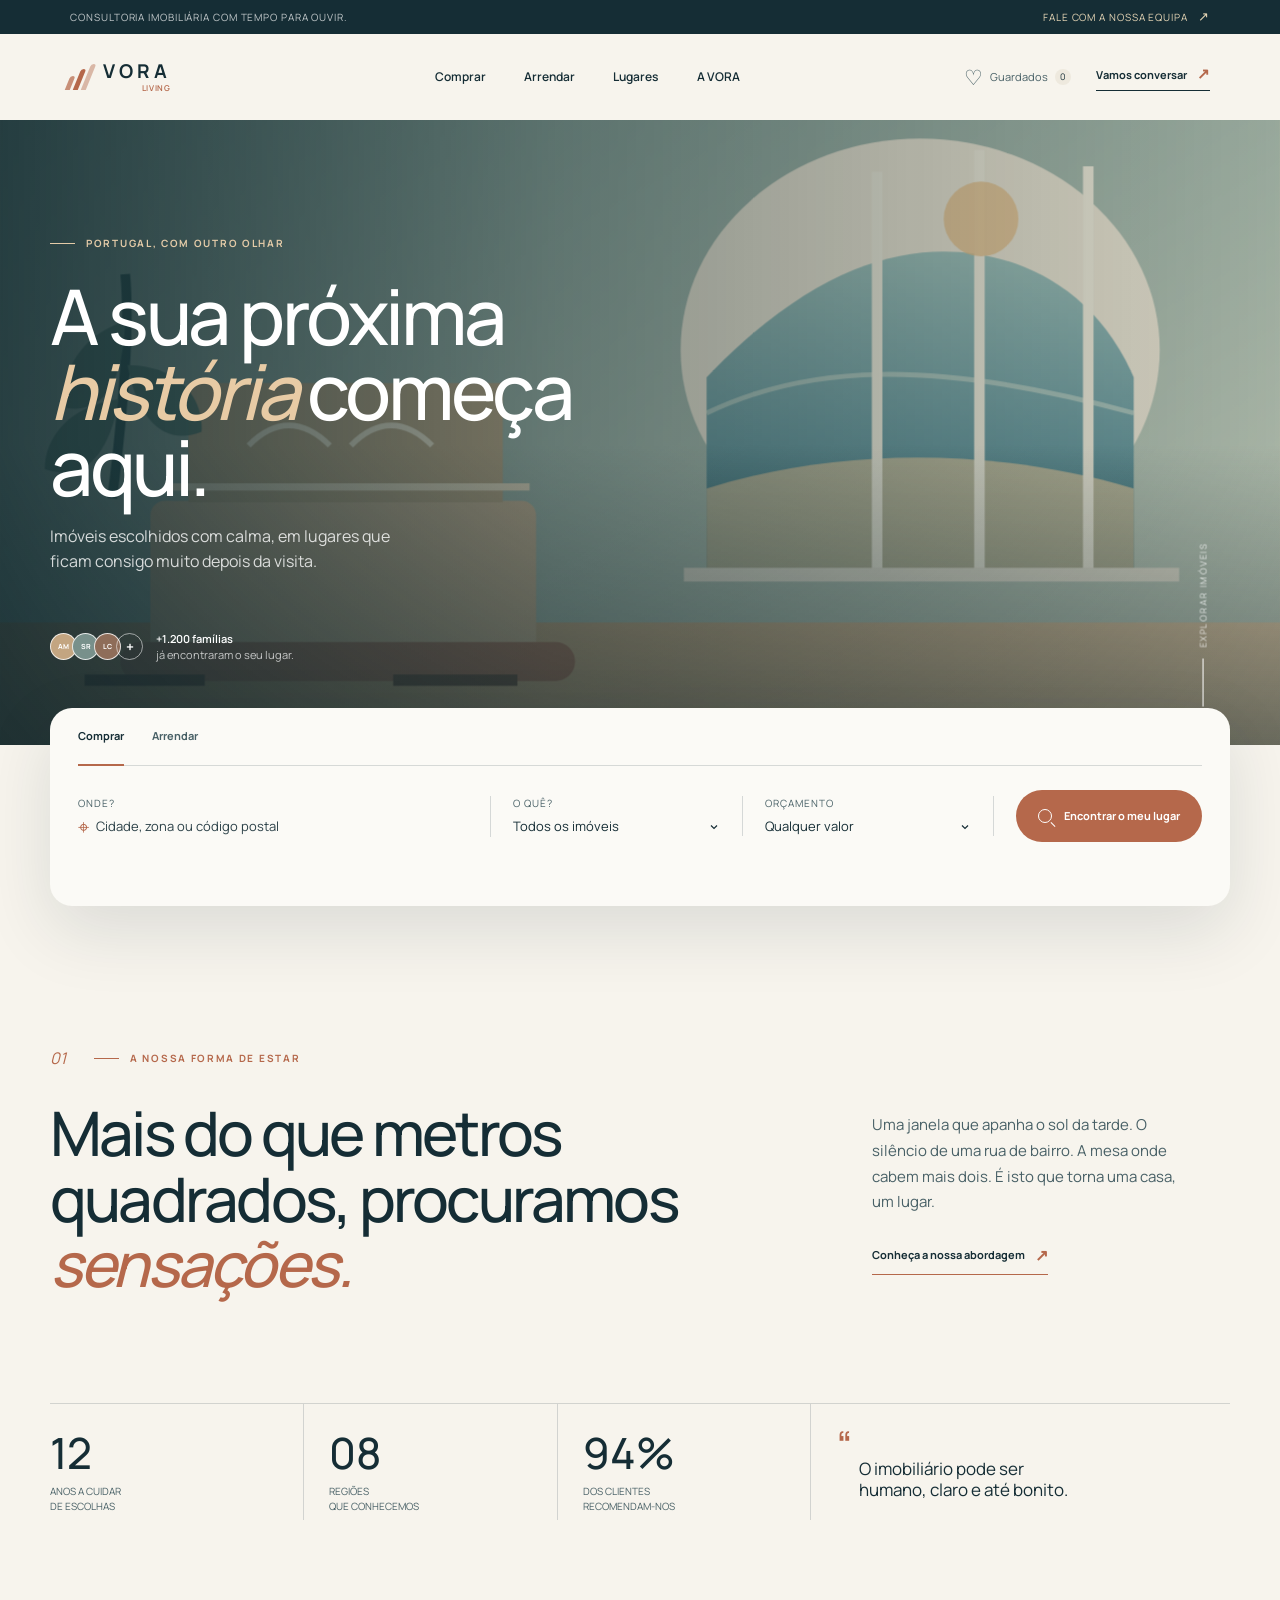
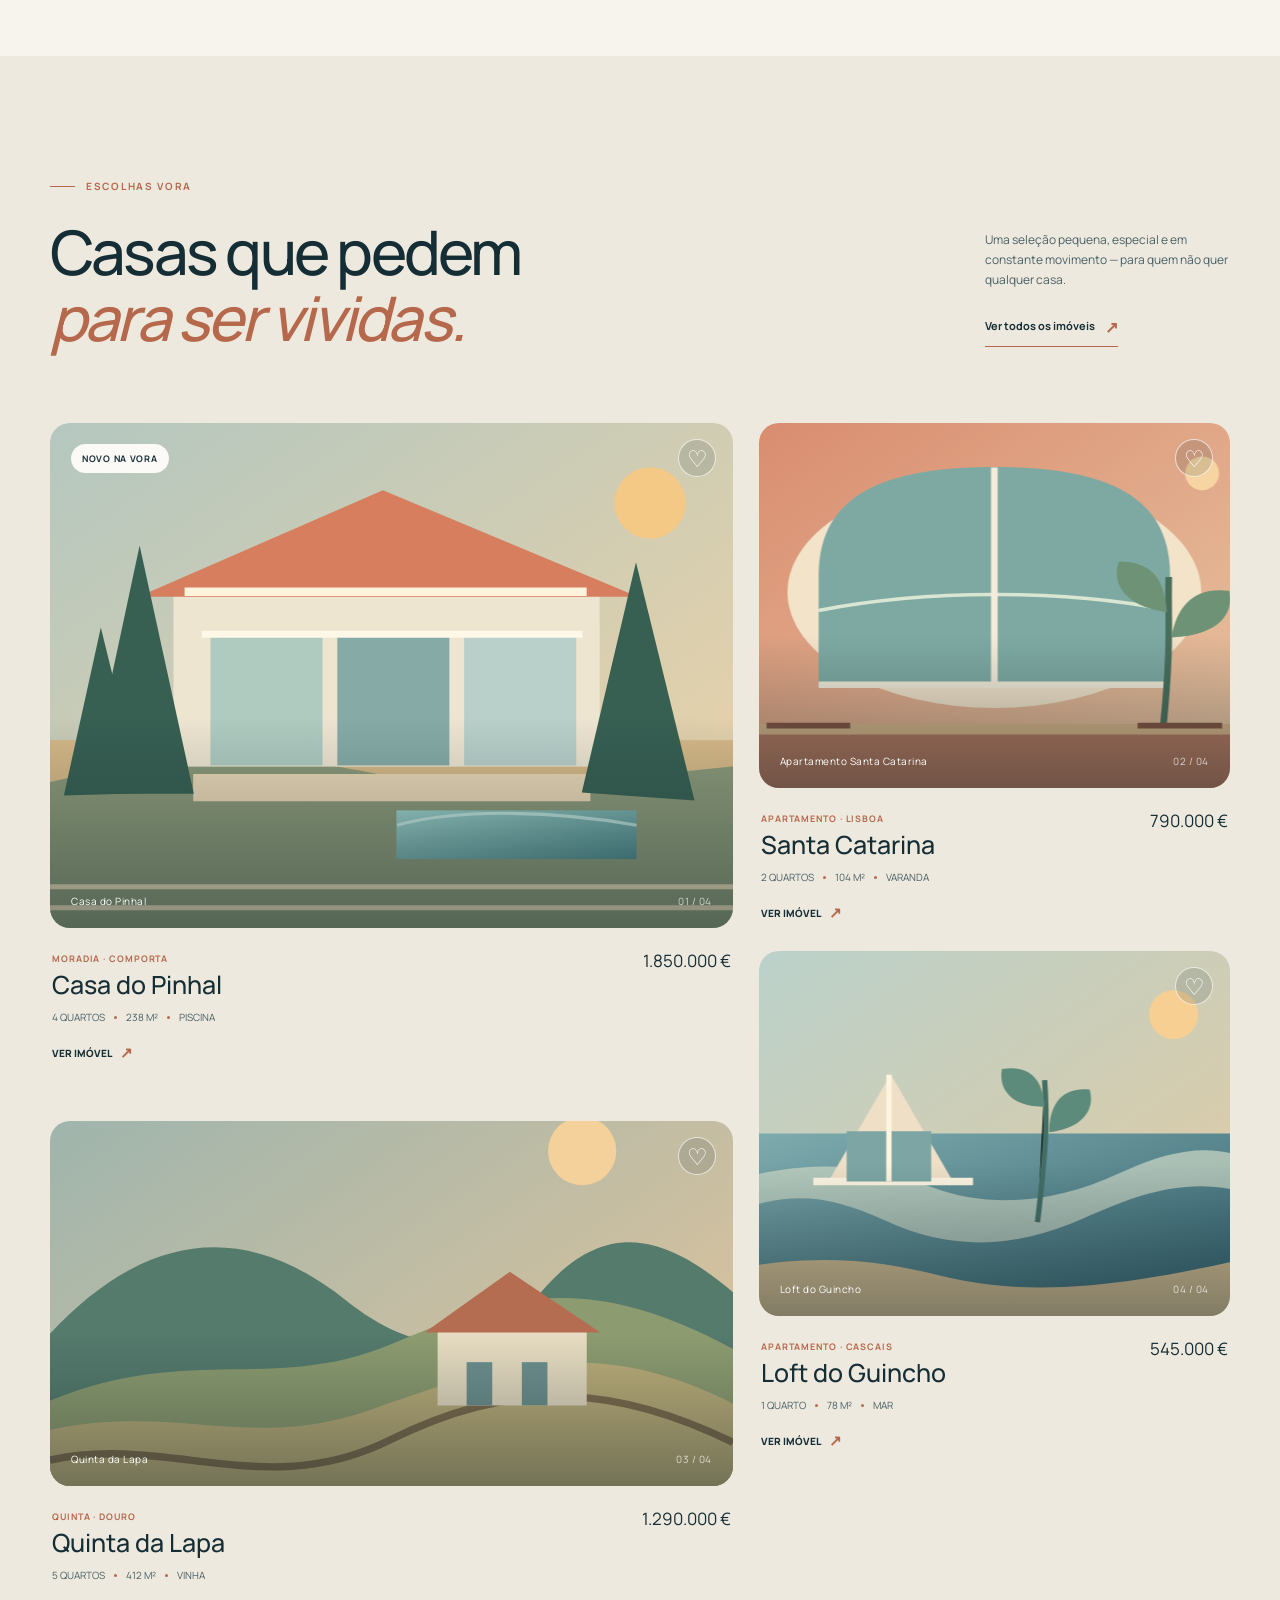
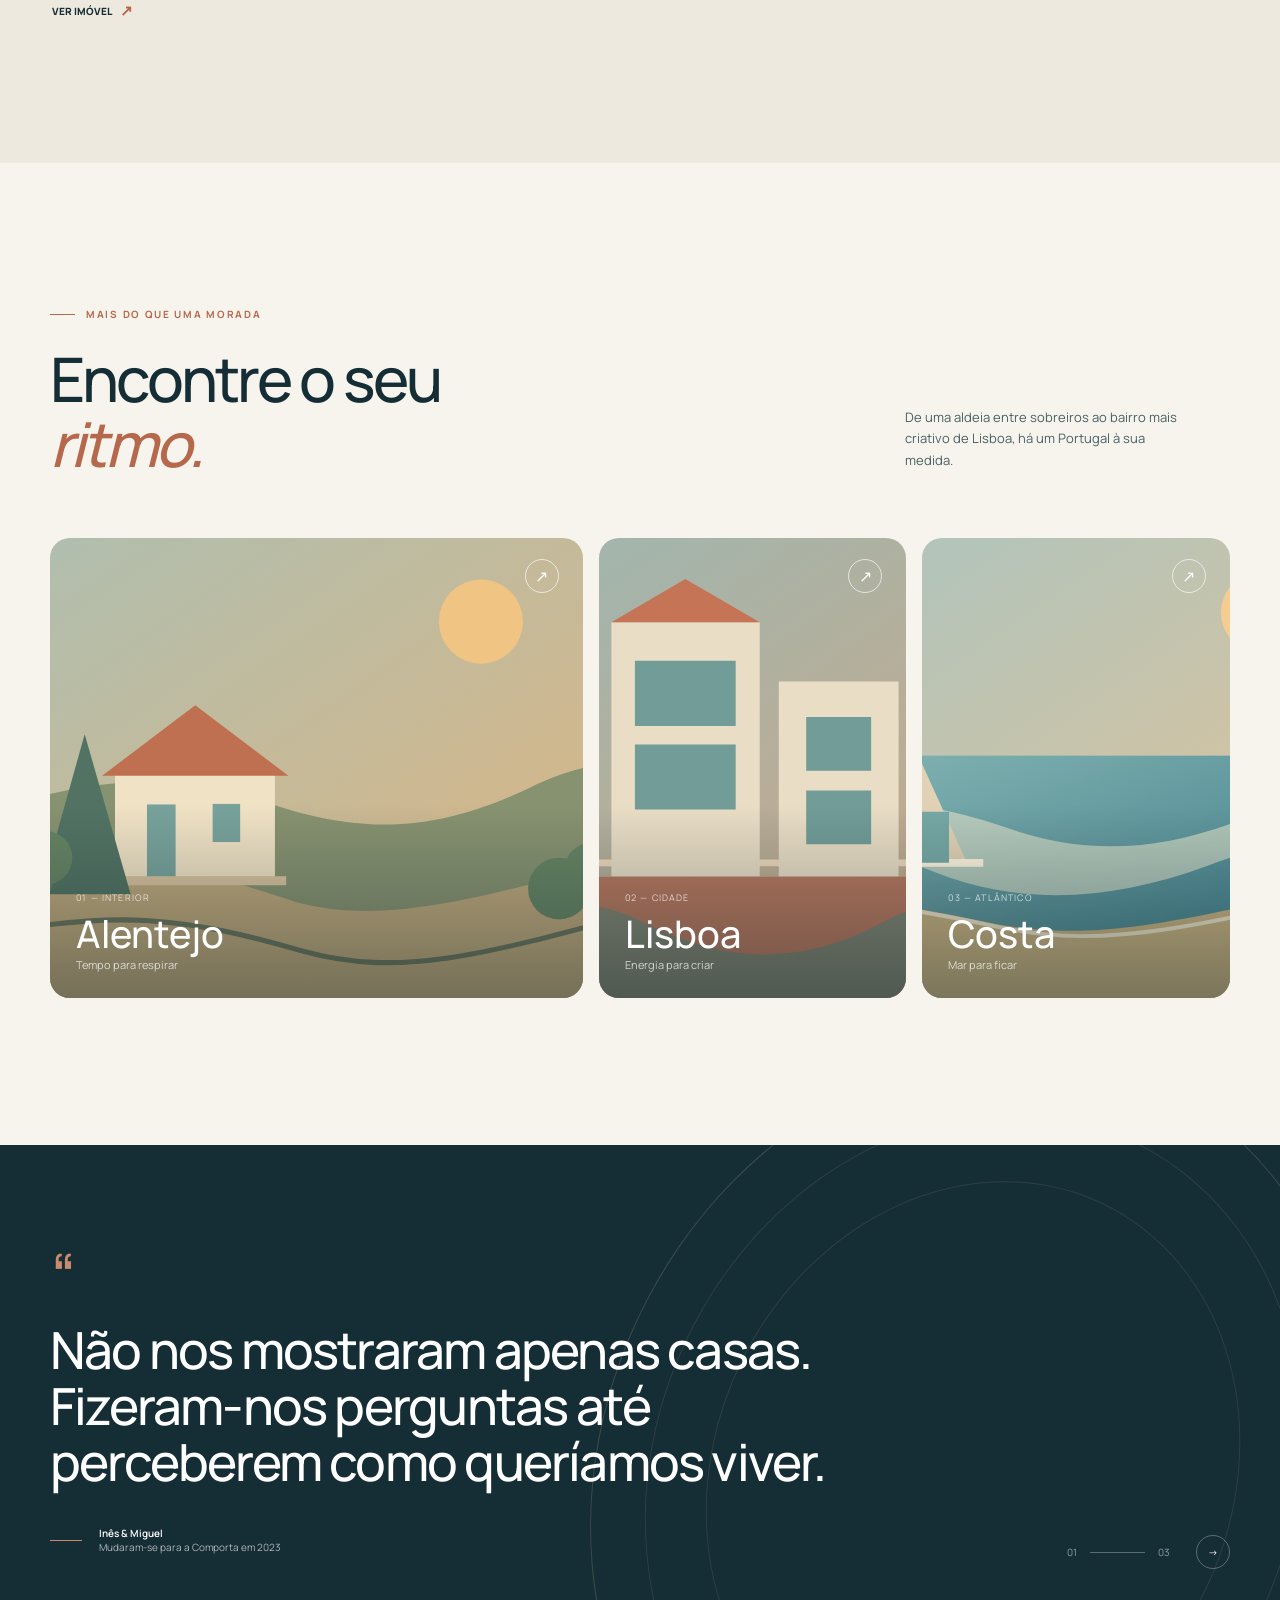
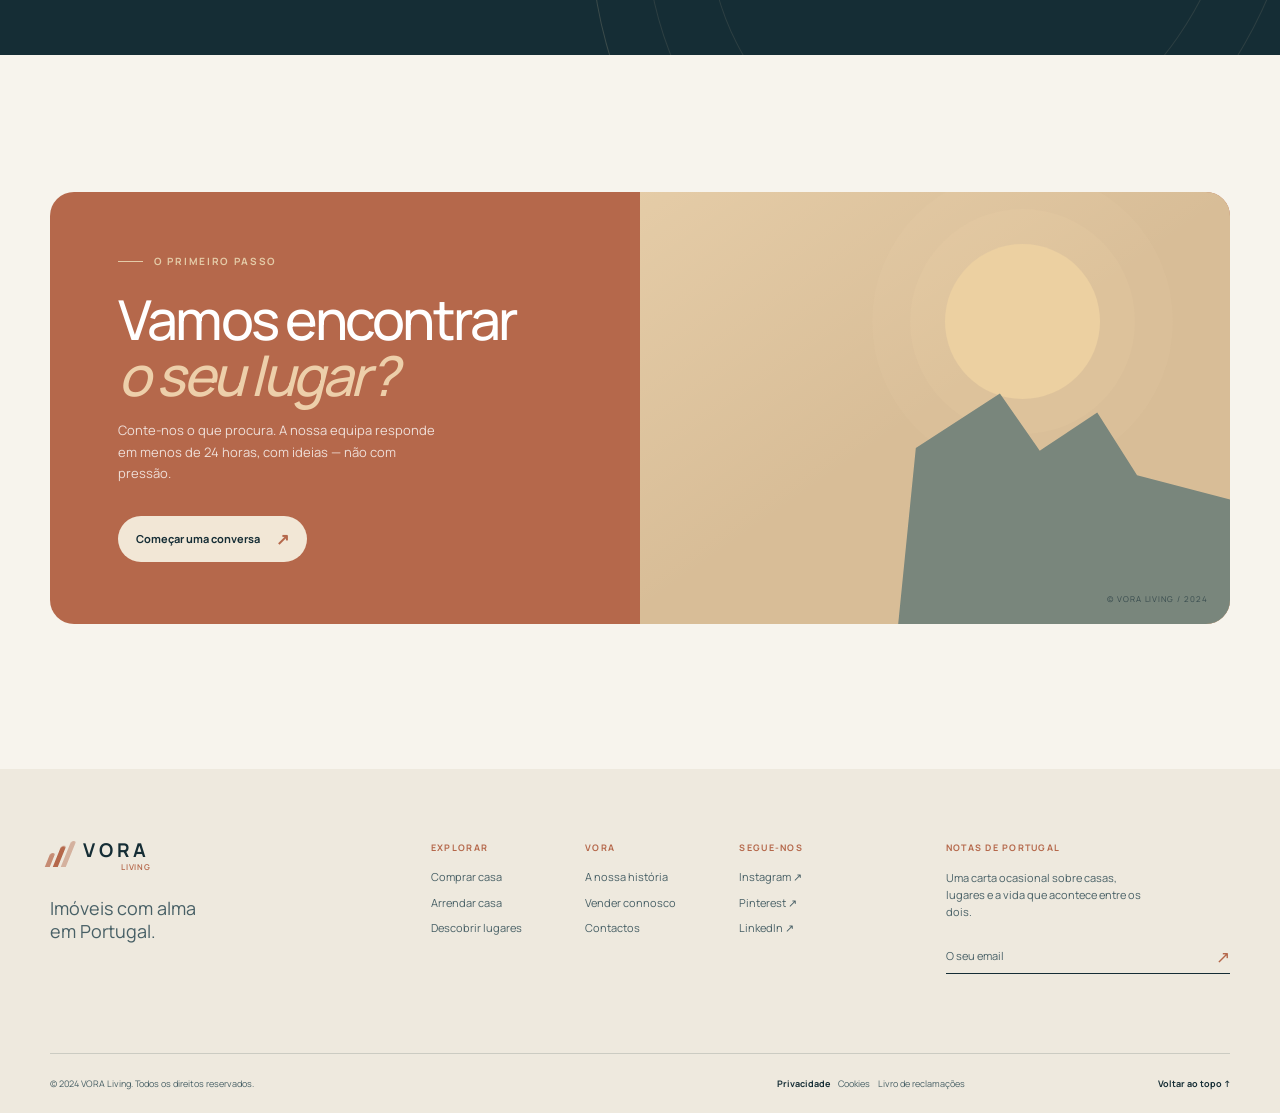
<file: index.html>
<!doctype html>
<html lang="pt-PT">
  <head>
    <meta charset="UTF-8" />
    <meta name="viewport" content="width=device-width, initial-scale=1.0" />
    <meta
      name="description"
      content="VORA Living — imóveis com alma em Portugal. Casas, apartamentos e refúgios escolhidos para viver melhor."
    />
    <meta property="og:type" content="website" />
    <meta property="og:site_name" content="VORA Living" />
    <meta property="og:title" content="VORA Living — Imóveis com alma em Portugal" />
    <meta property="og:description" content="Casas, apartamentos e refúgios escolhidos com calma em Portugal." />
    <meta property="og:url" content="https://voraimoveis.vercel.app/" />
    <meta property="og:image" content="https://voraimoveis.vercel.app/assets/social-image.png" />
    <meta property="og:image:alt" content="VORA Living — Imóveis com alma em Portugal" />
    <meta name="twitter:card" content="summary_large_image" />
    <meta name="twitter:title" content="VORA Living — Imóveis com alma em Portugal" />
    <meta name="twitter:description" content="Casas, apartamentos e refúgios escolhidos com calma em Portugal." />
    <meta name="twitter:image" content="https://voraimoveis.vercel.app/assets/social-image.png" />
    <title>VORA Living — Imóveis com alma em Portugal</title>
    <link rel="preconnect" href="https://fonts.googleapis.com" />
    <link rel="preconnect" href="https://fonts.gstatic.com" crossorigin />
    <link
      href="https://fonts.googleapis.com/css2?family=Manrope:wght@400;500;600;700;800&display=swap"
      rel="stylesheet"
    />
    <link rel="stylesheet" href="styles.css" />
  </head>
  <body>
    <div class="announcement-bar">
      <p>Consultoria imobiliária com tempo para ouvir.</p>
      <a href="contacto.html">Fale com a nossa equipa <span aria-hidden="true">↗</span></a>
    </div>

    <header class="site-header" id="topo">
      <a class="brand" href="#topo" aria-label="VORA Living, início">
        <span class="brand-mark" aria-hidden="true"><span></span><span></span><span></span></span>
        <span class="brand-name">VORA<span>living</span></span>
      </a>

      <nav class="main-nav" aria-label="Navegação principal">
        <a href="#imoveis">Comprar</a>
        <a href="#imoveis">Arrendar</a>
        <a href="#lugares">Lugares</a>
        <a href="sobre.html">A VORA</a>
      </nav>

      <div class="header-actions">
        <button class="saved-link" type="button" aria-label="Abrir imóveis guardados">
          <span class="heart-icon" aria-hidden="true">♡</span>
          <span>Guardados</span>
          <span class="saved-count">0</span>
        </button>
        <a class="header-contact" href="contacto.html">Vamos conversar <span aria-hidden="true">↗</span></a>
        <button class="menu-toggle" type="button" aria-label="Abrir menu" aria-expanded="false">
          <span></span><span></span>
        </button>
      </div>
    </header>

    <main>
      <section class="hero" aria-labelledby="hero-title">
        <div class="hero-image"></div>
        <div class="hero-overlay"></div>
        <div class="hero-content shell">
          <div class="eyebrow eyebrow-light"><span></span> Portugal, com outro olhar</div>
          <h1 id="hero-title">A sua próxima<br /><em>história</em> começa aqui.</h1>
          <p class="hero-copy">Imóveis escolhidos com calma, em lugares que ficam consigo muito depois da visita.</p>
          <div class="hero-proof">
            <div class="avatar-stack" aria-hidden="true">
              <span>AM</span><span>SR</span><span>LC</span><span>+</span>
            </div>
            <p><strong>+1.200 famílias</strong><br />já encontraram o seu lugar.</p>
          </div>
        </div>
        <a class="scroll-cue" href="#imoveis"><span class="scroll-line"></span> explorar imóveis</a>
      </section>

      <section class="search-panel-wrap shell" aria-label="Pesquisar imóveis">
        <div class="search-panel">
          <div class="search-tabs" role="tablist" aria-label="Objetivo da pesquisa">
            <button class="search-tab is-active" type="button" role="tab" aria-selected="true" data-mode="Comprar">Comprar</button>
            <button class="search-tab" type="button" role="tab" aria-selected="false" data-mode="Arrendar">Arrendar</button>
          </div>
          <form class="search-form" id="search-form">
            <label class="search-field search-field-location">
              <span class="field-label">Onde?</span>
              <span class="field-value"><span class="pin-icon" aria-hidden="true">⌖</span><input id="location-input" type="text" placeholder="Cidade, zona ou código postal" /></span>
            </label>
            <label class="search-field">
              <span class="field-label">O quê?</span>
              <select id="type-select">
                <option value="all">Todos os imóveis</option>
                <option value="apartamento">Apartamento</option>
                <option value="moradia">Moradia</option>
                <option value="quinta">Quinta</option>
              </select>
            </label>
            <label class="search-field search-field-price">
              <span class="field-label">Orçamento</span>
              <select id="price-select">
                <option value="all">Qualquer valor</option>
                <option value="under-600">Até 600.000 €</option>
                <option value="600-1000">600.000 € — 1.000.000 €</option>
                <option value="over-1000">Mais de 1.000.000 €</option>
              </select>
            </label>
            <button class="search-button" type="submit"><span class="search-glass" aria-hidden="true"></span><span>Encontrar o meu lugar</span></button>
          </form>
          <div class="search-feedback"><p class="search-result-note" id="search-result-note" aria-live="polite"></p><button class="clear-search" id="clear-search" type="button" hidden>Limpar filtros</button></div>
        </div>
      </section>

      <section class="intro-section shell" id="manifesto">
        <div class="intro-kicker">
          <span class="section-index">01</span>
          <span class="eyebrow"><span></span> A nossa forma de estar</span>
        </div>
        <div class="intro-grid">
          <h2>Mais do que metros quadrados, procuramos <em>sensações.</em></h2>
          <div class="intro-text">
            <p>Uma janela que apanha o sol da tarde. O silêncio de uma rua de bairro. A mesa onde cabem mais dois. É isto que torna uma casa, um lugar.</p>
            <a class="text-link" href="sobre.html">Conheça a nossa abordagem <span aria-hidden="true">↗</span></a>
          </div>
        </div>
        <div class="stats-row">
          <div class="stat"><strong>12</strong><span>anos a cuidar<br />de escolhas</span></div>
          <div class="stat"><strong>08</strong><span>regiões<br />que conhecemos</span></div>
          <div class="stat"><strong>94%</strong><span>dos clientes<br />recomendam-nos</span></div>
          <div class="stat stat-quote"><span class="quote-mark">“</span><p>O imobiliário pode ser humano, claro e até bonito.</p></div>
        </div>
      </section>

      <section class="listings-section" id="imoveis">
        <div class="shell">
          <div class="section-heading-row">
            <div>
              <span class="eyebrow"><span></span> Escolhas VORA</span>
              <h2>Casas que pedem<br /><em>para ser vividas.</em></h2>
            </div>
            <div class="heading-side">
              <p>Uma seleção pequena, especial e em constante movimento — para quem não quer qualquer casa.</p>
              <a class="text-link" href="#imoveis">Ver todos os imóveis <span aria-hidden="true">↗</span></a>
            </div>
          </div>

          <div class="listing-grid" id="listing-grid">
            <article class="property-card property-card-featured" data-type="moradia" data-price="over-1000" data-location="comporta">
              <div class="property-image image-comporta">
                <div class="property-badge">Novo na VORA</div>
                <button class="favorite-button" type="button" aria-label="Guardar Casa do Pinhal" aria-pressed="false">♡</button>
                <div class="property-image-caption"><span>Casa do Pinhal</span><span>01 / 04</span></div>
              </div>
              <div class="property-info">
                <div><span class="property-kind">Moradia · Comporta</span><h3>Casa do Pinhal</h3></div>
                <span class="property-price">1.850.000 €</span>
                <div class="property-details"><span>4 quartos</span><i></i><span>238 m²</span><i></i><span>Piscina</span></div><a class="property-open" href="imovel-casa-do-pinhal.html">Ver imóvel <span aria-hidden="true">↗</span></a>
              </div>
            </article>

            <article class="property-card" data-type="apartamento" data-price="600-1000" data-location="lisboa">
              <div class="property-image image-lisboa">
                <button class="favorite-button" type="button" aria-label="Guardar Apartamento Santa Catarina" aria-pressed="false">♡</button>
                <div class="property-image-caption"><span>Apartamento Santa Catarina</span><span>02 / 04</span></div>
              </div>
              <div class="property-info">
                <div><span class="property-kind">Apartamento · Lisboa</span><h3>Santa Catarina</h3></div>
                <span class="property-price">790.000 €</span>
                <div class="property-details"><span>2 quartos</span><i></i><span>104 m²</span><i></i><span>Varanda</span></div><a class="property-open" href="imovel-santa-catarina.html">Ver imóvel <span aria-hidden="true">↗</span></a>
              </div>
            </article>

            <article class="property-card" data-type="quinta" data-price="over-1000" data-location="douro">
              <div class="property-image image-douro">
                <button class="favorite-button" type="button" aria-label="Guardar Quinta da Lapa" aria-pressed="false">♡</button>
                <div class="property-image-caption"><span>Quinta da Lapa</span><span>03 / 04</span></div>
              </div>
              <div class="property-info">
                <div><span class="property-kind">Quinta · Douro</span><h3>Quinta da Lapa</h3></div>
                <span class="property-price">1.290.000 €</span>
                <div class="property-details"><span>5 quartos</span><i></i><span>412 m²</span><i></i><span>Vinha</span></div><a class="property-open" href="imovel-quinta-da-lapa.html">Ver imóvel <span aria-hidden="true">↗</span></a>
              </div>
            </article>

            <article class="property-card" data-type="apartamento" data-price="under-600" data-location="cascais">
              <div class="property-image image-cascais">
                <button class="favorite-button" type="button" aria-label="Guardar Loft do Guincho" aria-pressed="false">♡</button>
                <div class="property-image-caption"><span>Loft do Guincho</span><span>04 / 04</span></div>
              </div>
              <div class="property-info">
                <div><span class="property-kind">Apartamento · Cascais</span><h3>Loft do Guincho</h3></div>
                <span class="property-price">545.000 €</span>
                <div class="property-details"><span>1 quarto</span><i></i><span>78 m²</span><i></i><span>Mar</span></div><a class="property-open" href="imovel-loft-do-guincho.html">Ver imóvel <span aria-hidden="true">↗</span></a>
              </div>
            </article>
          </div>
          <div class="empty-state" id="empty-state" hidden>
            <span class="empty-icon">⌂</span>
            <h3>Ainda não encontrámos esse lugar.</h3>
            <p>Experimente ajustar a pesquisa ou fale connosco — podemos procurar por si.</p>
            <a class="text-link" href="contacto.html">Falar com a VORA <span aria-hidden="true">↗</span></a>
          </div>
        </div>
      </section>

      <section class="places-section shell" id="lugares">
        <div class="places-heading">
          <div><span class="eyebrow"><span></span> Mais do que uma morada</span><h2>Encontre o seu<br /><em>ritmo.</em></h2></div>
          <p>De uma aldeia entre sobreiros ao bairro mais criativo de Lisboa, há um Portugal à sua medida.</p>
        </div>
        <div class="places-grid">
          <a class="place-card place-card-large" href="#imoveis"><div class="place-bg bg-alentejo"></div><div class="place-content"><span>01 — Interior</span><h3>Alentejo</h3><small>Tempo para respirar</small></div><span class="place-arrow">↗</span></a>
          <a class="place-card" href="#imoveis"><div class="place-bg bg-lisboa"></div><div class="place-content"><span>02 — Cidade</span><h3>Lisboa</h3><small>Energia para criar</small></div><span class="place-arrow">↗</span></a>
          <a class="place-card" href="#imoveis"><div class="place-bg bg-costa"></div><div class="place-content"><span>03 — Atlântico</span><h3>Costa</h3><small>Mar para ficar</small></div><span class="place-arrow">↗</span></a>
        </div>
      </section>

      <section class="testimonial-section">
        <div class="testimonial-shape"></div>
        <div class="shell testimonial-inner">
          <span class="quote-mark quote-mark-large">“</span>
          <blockquote id="testimonial-quote">Não nos mostraram apenas casas. Fizeram-nos perguntas até perceberem como queríamos viver.</blockquote>
          <div class="testimonial-author"><span class="author-line"></span><p><strong id="testimonial-name">Inês &amp; Miguel</strong><br /><span id="testimonial-meta">Mudaram-se para a Comporta em 2023</span></p></div>
          <div class="testimonial-control"><span id="testimonial-current">01</span><span class="control-line"></span><span id="testimonial-total">03</span><button id="testimonial-next" type="button" aria-label="Próximo testemunho">→</button></div>
        </div>
      </section>

      <section class="contact-section shell" id="contacto">
        <div class="contact-card">
            <div class="contact-copy"><span class="eyebrow eyebrow-light"><span></span> O primeiro passo</span><h2>Vamos encontrar<br /><em>o seu lugar?</em></h2><p>Conte-nos o que procura. A nossa equipa responde em menos de 24 horas, com ideias — não com pressão.</p><a class="button button-light" href="contacto.html">Começar uma conversa <span aria-hidden="true">↗</span></a></div>
          <div class="contact-visual"><div class="contact-sun"></div><div class="contact-silhouette"></div><span>© VORA living / 2024</span></div>
        </div>
      </section>
    </main>

    <footer class="site-footer">
      <div class="shell footer-top">
        <div><a class="brand brand-footer" href="#topo"><span class="brand-mark" aria-hidden="true"><span></span><span></span><span></span></span><span class="brand-name">VORA<span>living</span></span></a><p>Imóveis com alma<br />em Portugal.</p></div>
        <div class="footer-links"><div><span>Explorar</span><a href="#imoveis">Comprar casa</a><a href="#imoveis">Arrendar casa</a><a href="#lugares">Descobrir lugares</a></div><div><span>VORA</span><a href="sobre.html">A nossa história</a><a href="contacto.html">Vender connosco</a><a href="contacto.html">Contactos</a></div><div><span>Segue-nos</span><a href="#topo">Instagram ↗</a><a href="#topo">Pinterest ↗</a><a href="#topo">LinkedIn ↗</a></div></div>
        <div class="newsletter"><span>Notas de Portugal</span><p>Uma carta ocasional sobre casas, lugares e a vida que acontece entre os dois.</p><form id="newsletter-form"><input type="email" aria-label="O seu email" placeholder="O seu email" required /><button type="submit" aria-label="Subscrever">↗</button></form><small id="newsletter-note" aria-live="polite"></small></div>
      </div>
      <div class="shell footer-bottom"><span>© 2024 VORA Living. Todos os direitos reservados.</span><span><a href="privacidade.html">Privacidade</a>&nbsp;&nbsp;&nbsp; Cookies&nbsp;&nbsp;&nbsp; Livro de reclamações</span><a href="#topo">Voltar ao topo ↑</a></div>
    </footer>

    <div class="toast" id="toast" role="status" aria-live="polite"></div>
    <script src="script.js"></script>
  </body>
</html>
</file>
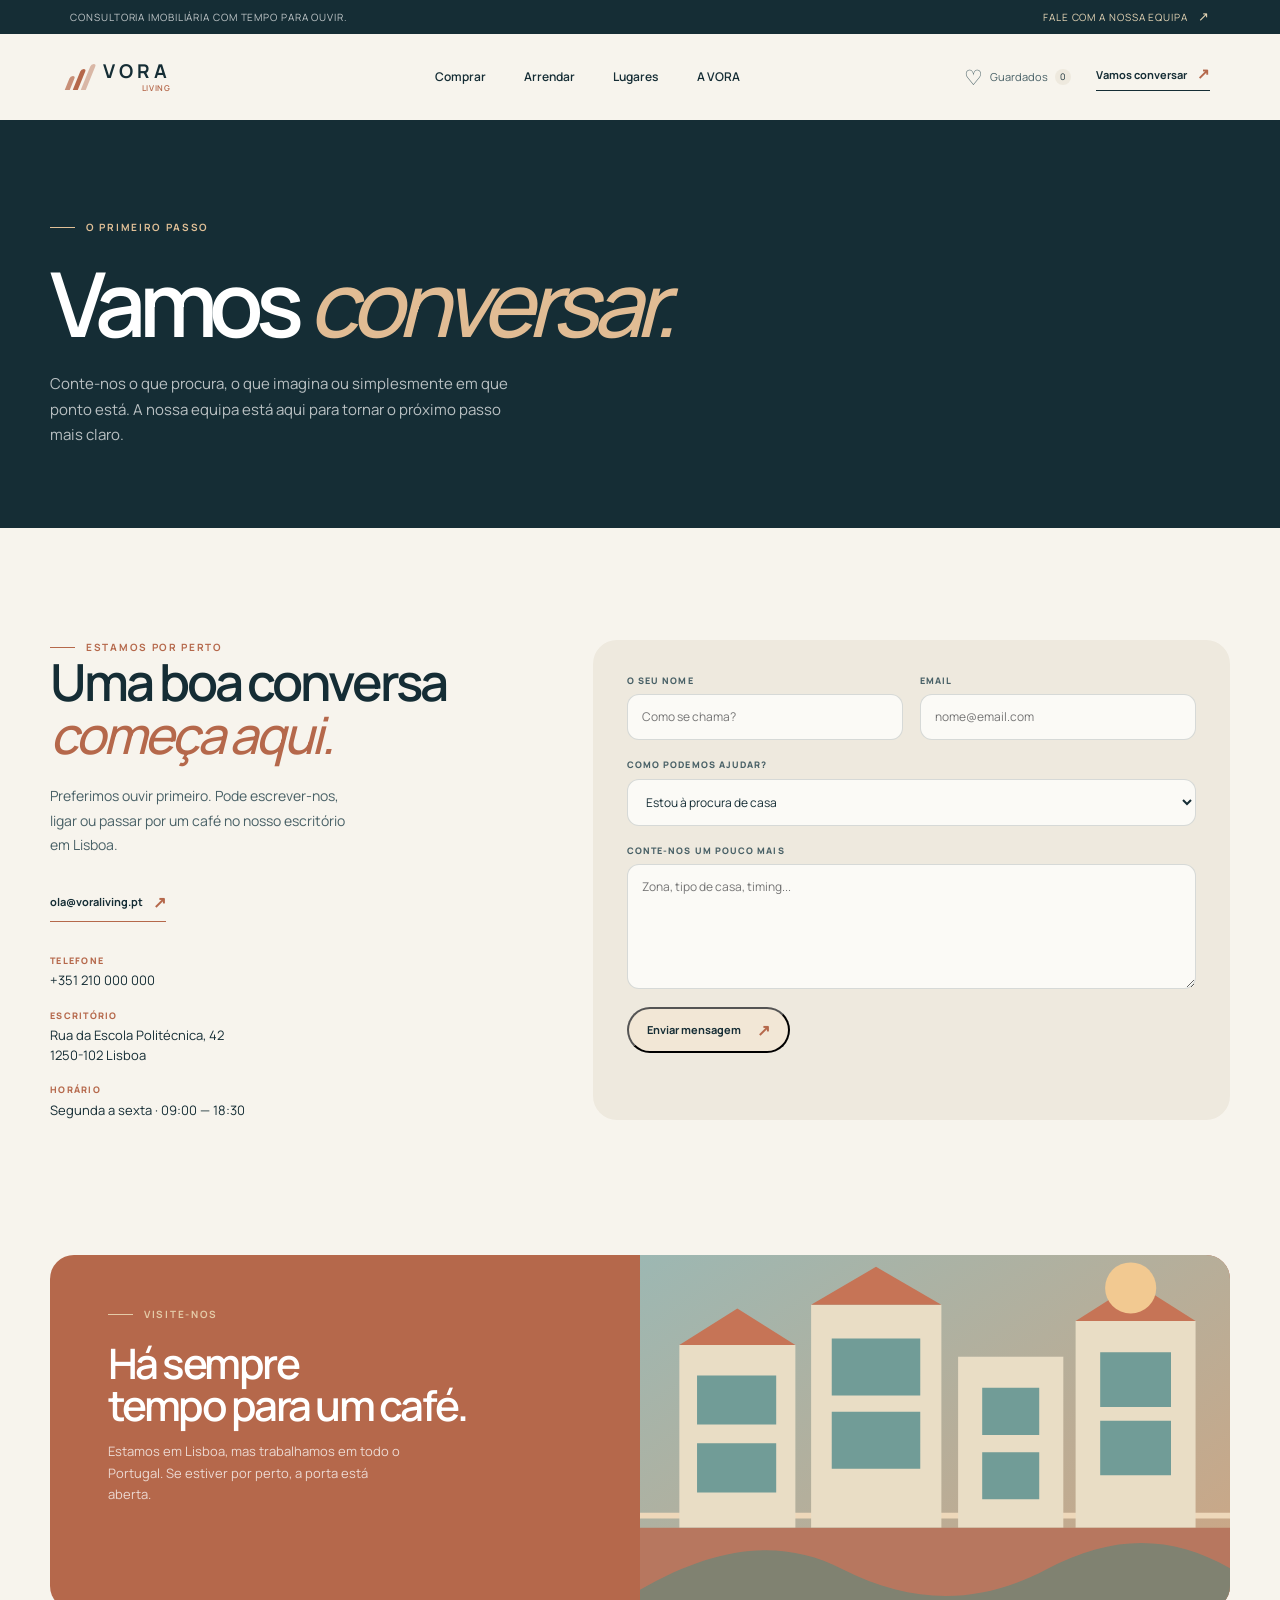
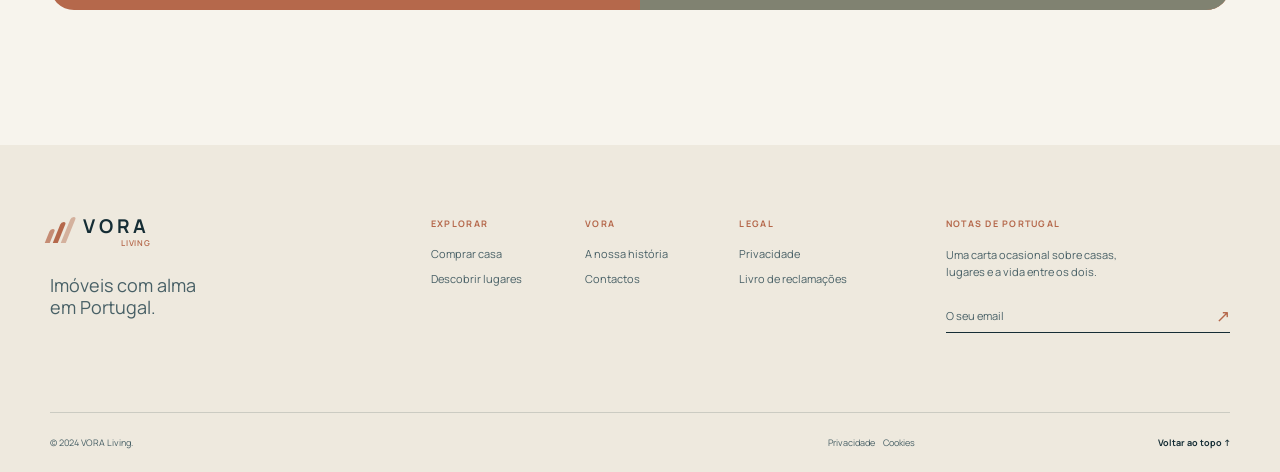
<file: contacto.html>
<!doctype html>
<html lang="pt-PT">
  <head><meta charset="UTF-8" /><meta name="viewport" content="width=device-width, initial-scale=1.0" /><meta name="description" content="Entre em contacto com a VORA Living." /><meta property="og:image" content="https://voraimoveis.vercel.app/assets/social-image.png" /><meta name="twitter:card" content="summary_large_image" /><meta name="twitter:image" content="https://voraimoveis.vercel.app/assets/social-image.png" /><title>Contacto — VORA Living</title><link rel="preconnect" href="https://fonts.googleapis.com" /><link rel="preconnect" href="https://fonts.gstatic.com" crossorigin /><link href="https://fonts.googleapis.com/css2?family=Manrope:wght@400;500;600;700;800&display=swap" rel="stylesheet" /><link rel="stylesheet" href="styles.css" /><link rel="stylesheet" href="pages.css" /></head>
  <body>
    <div class="announcement-bar"><p>Consultoria imobiliária com tempo para ouvir.</p><a href="contacto.html">Fale com a nossa equipa <span aria-hidden="true">↗</span></a></div><header class="site-header" id="topo"><a class="brand" href="index.html#topo" aria-label="VORA Living, início"><span class="brand-mark" aria-hidden="true"><span></span><span></span><span></span></span><span class="brand-name">VORA<span>living</span></span></a><nav class="main-nav" aria-label="Navegação principal"><a href="index.html#imoveis">Comprar</a><a href="index.html#imoveis">Arrendar</a><a href="index.html#lugares">Lugares</a><a href="sobre.html">A VORA</a></nav><div class="header-actions"><button class="saved-link" type="button" aria-label="Abrir imóveis guardados"><span class="heart-icon" aria-hidden="true">♡</span><span>Guardados</span><span class="saved-count">0</span></button><a class="header-contact" href="contacto.html">Vamos conversar <span aria-hidden="true">↗</span></a><button class="menu-toggle" type="button" aria-label="Abrir menu" aria-expanded="false"><span></span><span></span></button></div></header>
    <main class="page-main"><section class="standard-hero"><div class="shell"><span class="eyebrow"><span></span> O primeiro passo</span><h1>Vamos <em>conversar.</em></h1><p>Conte-nos o que procura, o que imagina ou simplesmente em que ponto está. A nossa equipa está aqui para tornar o próximo passo mais claro.</p></div></section><section class="contact-page-section"><div class="shell contact-layout"><div class="contact-details"><span class="eyebrow"><span></span> Estamos por perto</span><h2>Uma boa conversa<br /><em>começa aqui.</em></h2><p>Preferimos ouvir primeiro. Pode escrever-nos, ligar ou passar por um café no nosso escritório em Lisboa.</p><a class="text-link" href="mailto:ola@voraliving.pt">ola@voraliving.pt <span aria-hidden="true">↗</span></a><div class="contact-list"><div><span>Telefone</span><a href="tel:+351210000000">+351 210 000 000</a></div><div><span>Escritório</span><p>Rua da Escola Politécnica, 42<br />1250-102 Lisboa</p></div><div><span>Horário</span><p>Segunda a sexta · 09:00 — 18:30</p></div></div></div><form class="contact-form" id="contact-form"><div class="form-row"><div class="form-field"><label for="nome">O seu nome</label><input id="nome" name="nome" type="text" placeholder="Como se chama?" required /></div><div class="form-field"><label for="email">Email</label><input id="email" name="email" type="email" placeholder="nome@email.com" required /></div></div><div class="form-field"><label for="motivo">Como podemos ajudar?</label><select id="motivo" name="motivo"><option>Estou à procura de casa</option><option>Quero vender um imóvel</option><option>Quero arrendar um imóvel</option><option>Tenho outra questão</option></select></div><div class="form-field"><label for="mensagem">Conte-nos um pouco mais</label><textarea id="mensagem" name="mensagem" placeholder="Zona, tipo de casa, timing..." required></textarea></div><button class="button button-light" type="submit">Enviar mensagem <span aria-hidden="true">↗</span></button><p class="form-note" id="contact-note" aria-live="polite"></p></form></div></section><section class="office-section"><div class="shell"><div class="office-card"><div class="office-copy"><span class="eyebrow eyebrow-light"><span></span> Visite-nos</span><h2>Há sempre<br />tempo para um café.</h2><p>Estamos em Lisboa, mas trabalhamos em todo o Portugal. Se estiver por perto, a porta está aberta.</p></div><div class="office-visual"></div></div></div></section></main>
    <footer class="site-footer"><div class="shell footer-top"><div><a class="brand brand-footer" href="index.html#topo"><span class="brand-mark" aria-hidden="true"><span></span><span></span><span></span></span><span class="brand-name">VORA<span>living</span></span></a><p>Imóveis com alma<br />em Portugal.</p></div><div class="footer-links"><div><span>Explorar</span><a href="index.html#imoveis">Comprar casa</a><a href="index.html#lugares">Descobrir lugares</a></div><div><span>VORA</span><a href="sobre.html">A nossa história</a><a href="contacto.html">Contactos</a></div><div><span>Legal</span><a href="privacidade.html">Privacidade</a><a href="contacto.html">Livro de reclamações</a></div></div><div class="newsletter"><span>Notas de Portugal</span><p>Uma carta ocasional sobre casas, lugares e a vida entre os dois.</p><form id="newsletter-form"><input type="email" aria-label="O seu email" placeholder="O seu email" required /><button type="submit" aria-label="Subscrever">↗</button></form><small id="newsletter-note" aria-live="polite"></small></div></div><div class="shell footer-bottom"><span>© 2024 VORA Living.</span><span>Privacidade&nbsp;&nbsp;&nbsp; Cookies</span><a href="#topo">Voltar ao topo ↑</a></div></footer><div class="toast" id="toast" role="status" aria-live="polite"></div><script src="script.js"></script>
  </body>
</html>
</file>
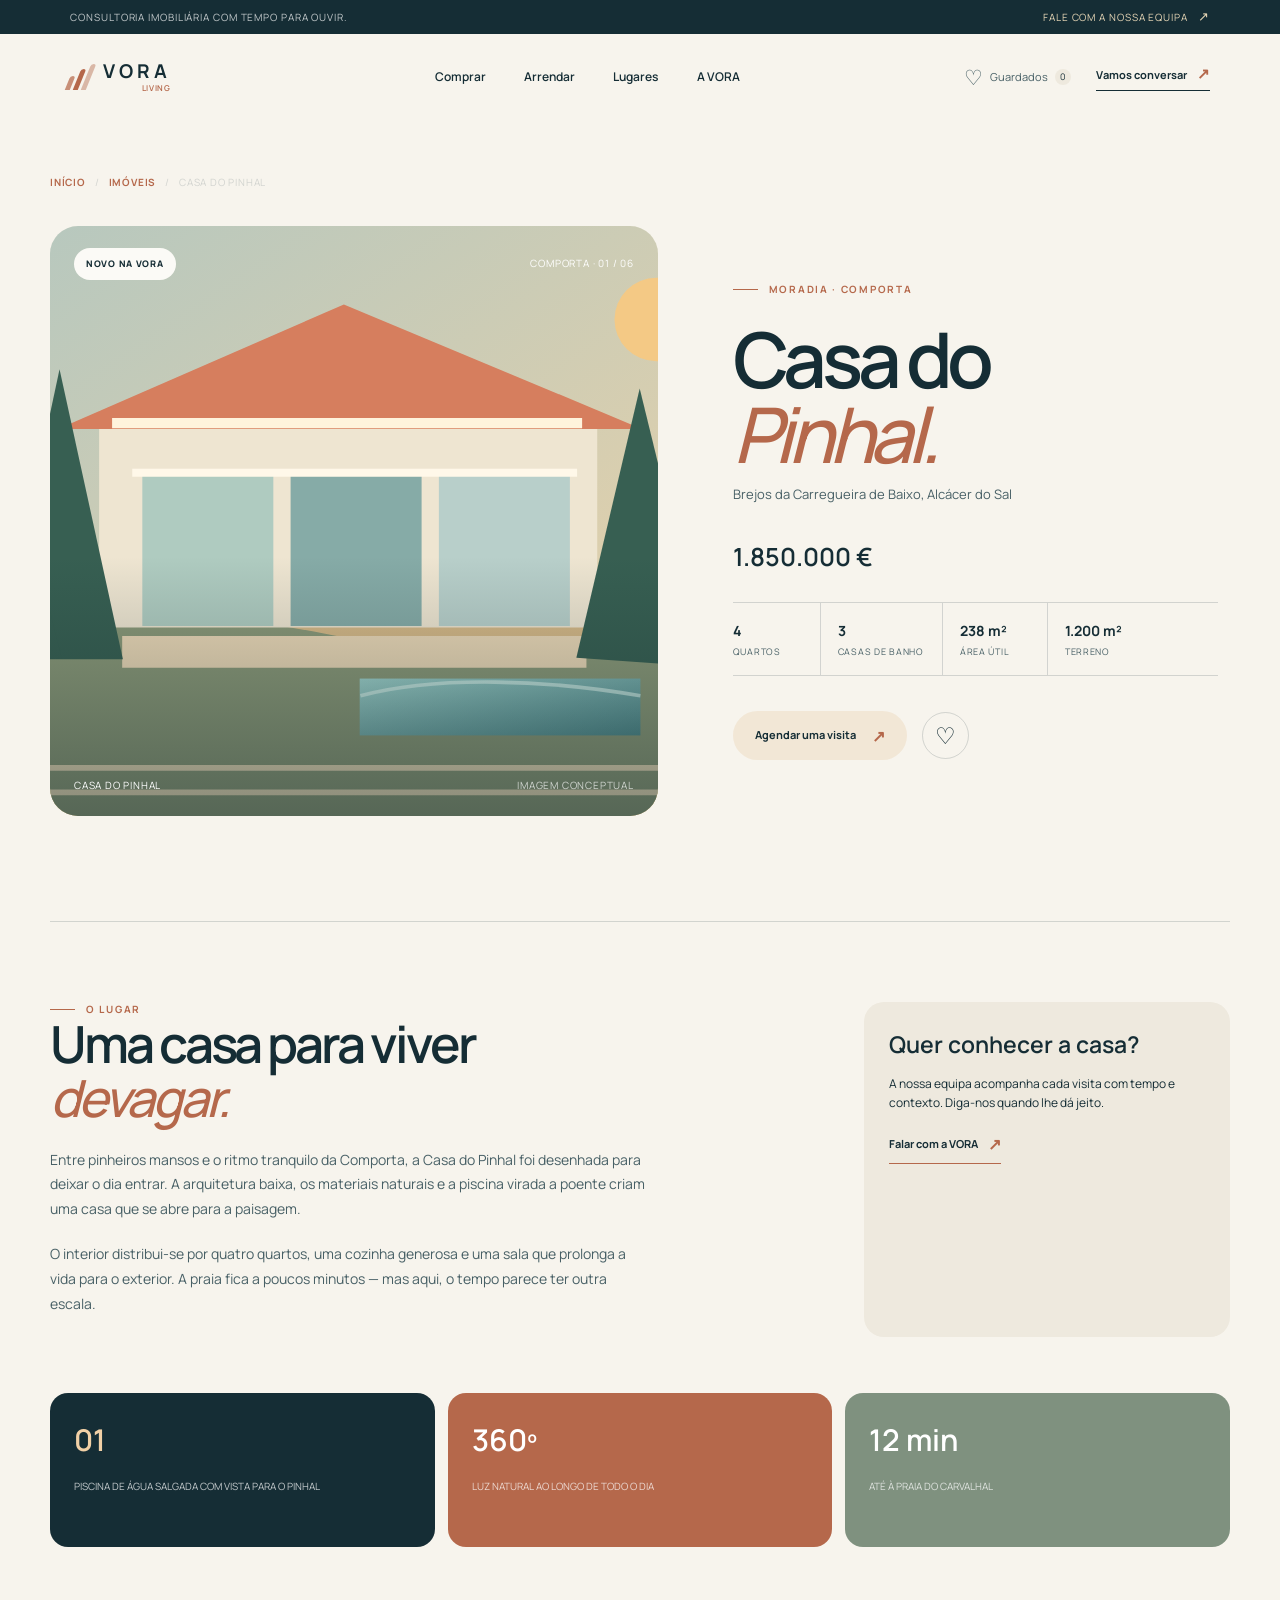
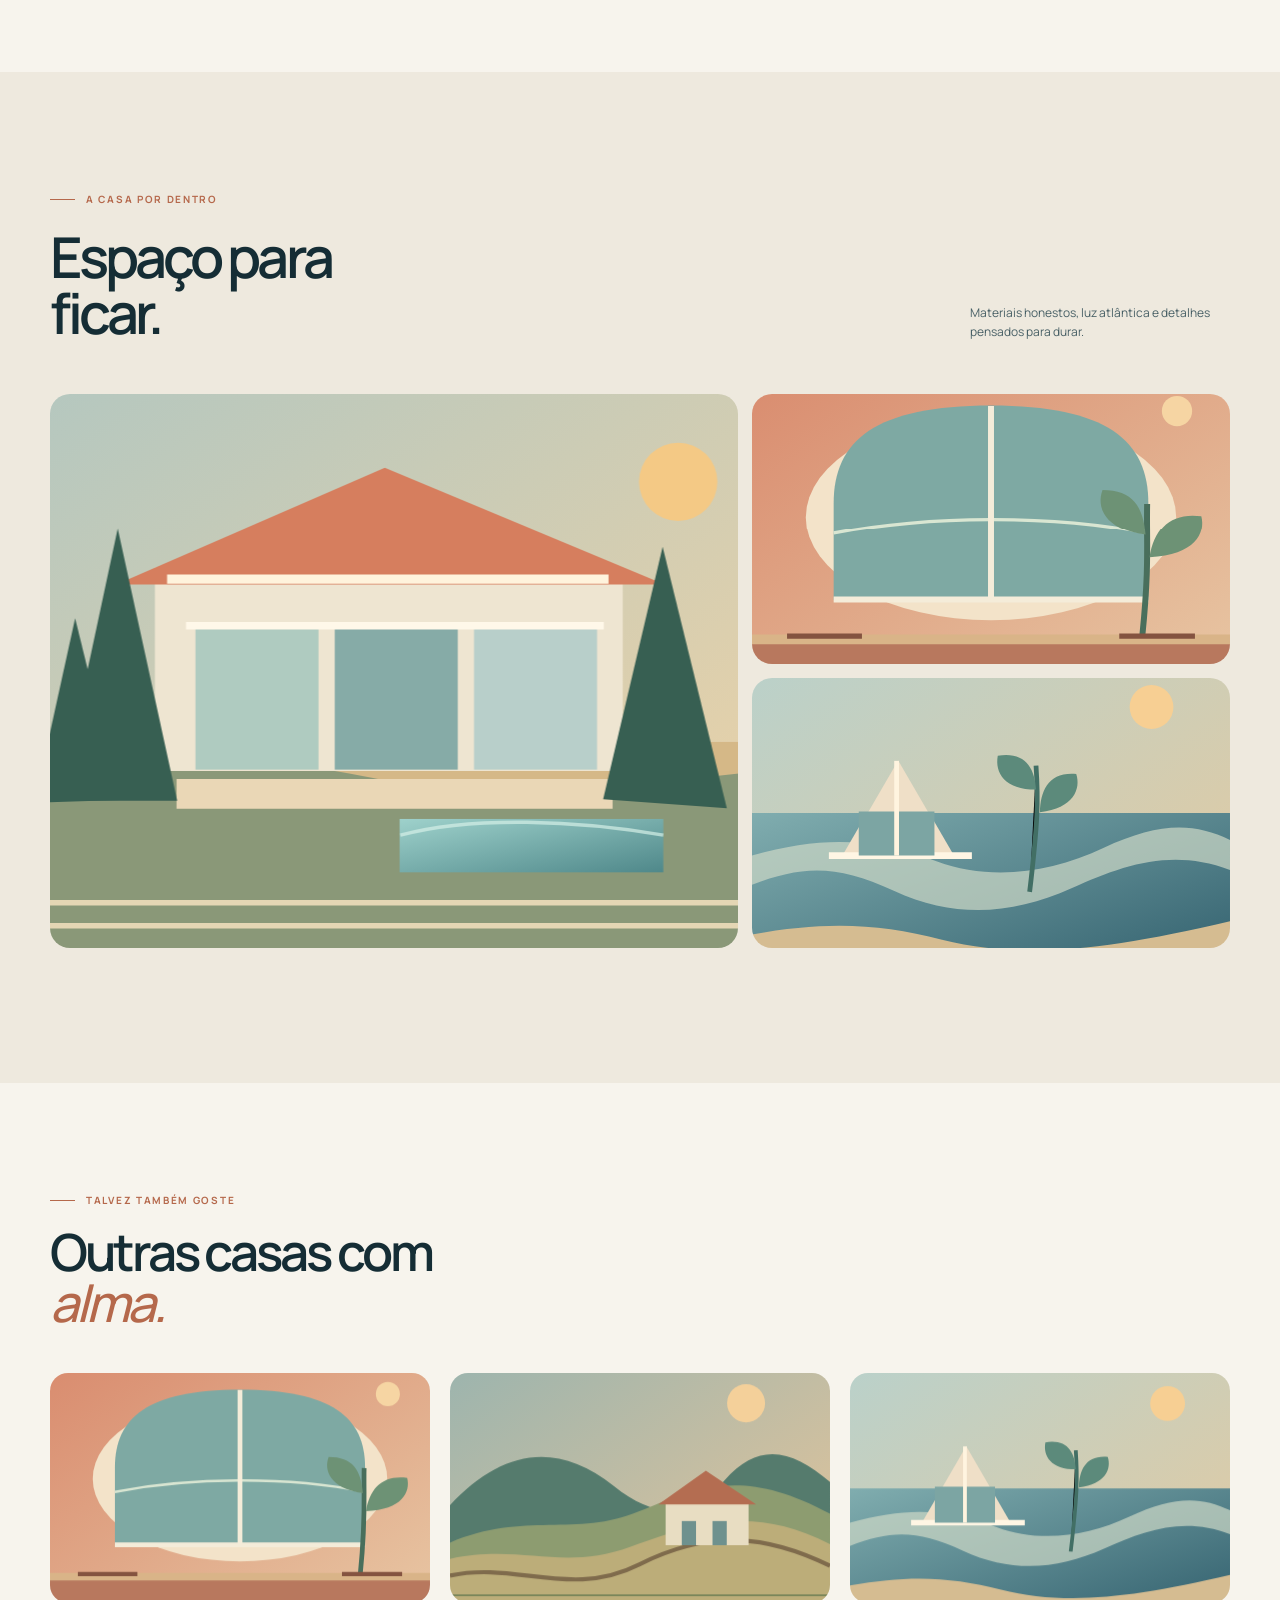
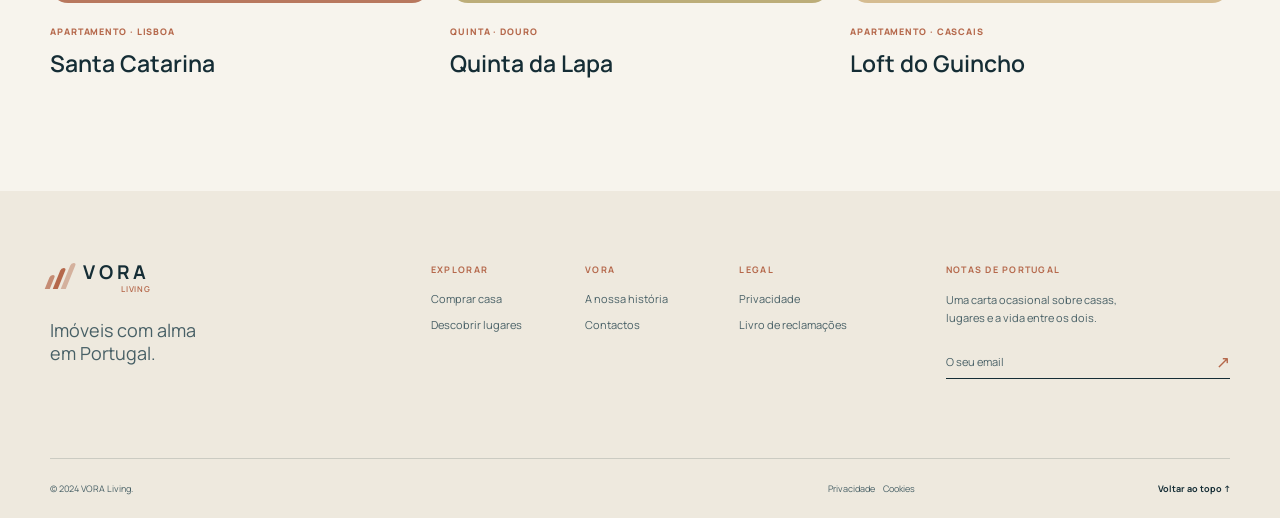
<file: imovel-casa-do-pinhal.html>
<!doctype html>
<html lang="pt-PT">
  <head>
    <meta charset="UTF-8" /><meta name="viewport" content="width=device-width, initial-scale=1.0" />
    <meta name="description" content="Casa do Pinhal — moradia na Comporta escolhida pela VORA Living." />
    <meta property="og:image" content="https://voraimoveis.vercel.app/assets/social-image.png" />
    <meta name="twitter:card" content="summary_large_image" />
    <meta name="twitter:image" content="https://voraimoveis.vercel.app/assets/social-image.png" />
    <title>Casa do Pinhal — VORA Living</title>
    <link rel="preconnect" href="https://fonts.googleapis.com" /><link rel="preconnect" href="https://fonts.gstatic.com" crossorigin />
    <link href="https://fonts.googleapis.com/css2?family=Manrope:wght@400;500;600;700;800&display=swap" rel="stylesheet" />
    <link rel="stylesheet" href="styles.css" /><link rel="stylesheet" href="pages.css" />
  </head>
  <body>
    <div class="announcement-bar"><p>Consultoria imobiliária com tempo para ouvir.</p><a href="contacto.html">Fale com a nossa equipa <span aria-hidden="true">↗</span></a></div>
    <header class="site-header" id="topo"><a class="brand" href="index.html#topo" aria-label="VORA Living, início"><span class="brand-mark" aria-hidden="true"><span></span><span></span><span></span></span><span class="brand-name">VORA<span>living</span></span></a><nav class="main-nav" aria-label="Navegação principal"><a href="index.html#imoveis">Comprar</a><a href="index.html#imoveis">Arrendar</a><a href="index.html#lugares">Lugares</a><a href="sobre.html">A VORA</a></nav><div class="header-actions"><button class="saved-link" type="button" aria-label="Abrir imóveis guardados"><span class="heart-icon" aria-hidden="true">♡</span><span>Guardados</span><span class="saved-count">0</span></button><a class="header-contact" href="contacto.html">Vamos conversar <span aria-hidden="true">↗</span></a><button class="menu-toggle" type="button" aria-label="Abrir menu" aria-expanded="false"><span></span><span></span></button></div></header>
    <main class="page-main">
      <section class="page-hero shell"><div class="breadcrumb"><a href="index.html">Início</a><span>/</span><a href="index.html#imoveis">Imóveis</a><span>/</span><span>Casa do Pinhal</span></div><div class="detail-hero"><div class="detail-visual"><div class="detail-main-image detail-image-comporta"></div><div class="detail-visual-top"><span class="detail-visual-badge">Novo na VORA</span><span>Comporta · 01 / 06</span></div><div class="detail-visual-bottom"><span>Casa do Pinhal</span><span>Imagem conceptual</span></div></div><div class="detail-summary"><span class="eyebrow"><span></span> Moradia · Comporta</span><h1>Casa do<br /><em>Pinhal.</em></h1><p class="detail-location">Brejos da Carregueira de Baixo, Alcácer do Sal</p><strong class="detail-price">1.850.000 €</strong><div class="detail-features"><div class="detail-feature"><strong>4</strong><span>quartos</span></div><div class="detail-feature"><strong>3</strong><span>casas de banho</span></div><div class="detail-feature"><strong>238 m²</strong><span>área útil</span></div><div class="detail-feature"><strong>1.200 m²</strong><span>terreno</span></div></div><div class="detail-action-row"><a class="button button-light" href="contacto.html">Agendar uma visita <span aria-hidden="true">↗</span></a><button class="favorite-button detail-favorite" type="button" aria-label="Guardar Casa do Pinhal" aria-pressed="false">♡</button></div></div></div></section>
      <section class="detail-content-section"><div class="shell"><div class="detail-content-grid"><div class="detail-content"><span class="eyebrow"><span></span> O lugar</span><h2>Uma casa para viver<br /><em>devagar.</em></h2><p>Entre pinheiros mansos e o ritmo tranquilo da Comporta, a Casa do Pinhal foi desenhada para deixar o dia entrar. A arquitetura baixa, os materiais naturais e a piscina virada a poente criam uma casa que se abre para a paisagem.</p><p>O interior distribui-se por quatro quartos, uma cozinha generosa e uma sala que prolonga a vida para o exterior. A praia fica a poucos minutos — mas aqui, o tempo parece ter outra escala.</p></div><aside class="detail-aside"><h3>Quer conhecer a casa?</h3><p>A nossa equipa acompanha cada visita com tempo e contexto. Diga-nos quando lhe dá jeito.</p><a class="text-link" href="contacto.html">Falar com a VORA <span aria-hidden="true">↗</span></a></aside></div><div class="detail-highlights"><div class="highlight-card"><strong>01</strong><span>Piscina de água salgada com vista para o pinhal</span></div><div class="highlight-card"><strong>360º</strong><span>Luz natural ao longo de todo o dia</span></div><div class="highlight-card"><strong>12 min</strong><span>Até à praia do Carvalhal</span></div></div></div></section>
      <section class="gallery-section"><div class="shell"><div class="gallery-heading"><div><span class="eyebrow"><span></span> A casa por dentro</span><h2>Espaço para<br />ficar.</h2></div><p>Materiais honestos, luz atlântica e detalhes pensados para durar.</p></div><div class="gallery-grid"><div class="gallery-image gallery-image-large gallery-1"></div><div class="gallery-image gallery-2"></div><div class="gallery-image gallery-3"></div></div></div></section>
      <section class="related-section shell"><span class="eyebrow"><span></span> Talvez também goste</span><h2>Outras casas com<br /><em>alma.</em></h2><div class="related-grid"><a class="related-card" href="imovel-santa-catarina.html"><div class="related-card-image"></div><small>Apartamento · Lisboa</small><h3>Santa Catarina</h3></a><a class="related-card" href="imovel-quinta-da-lapa.html"><div class="related-card-image"></div><small>Quinta · Douro</small><h3>Quinta da Lapa</h3></a><a class="related-card" href="imovel-loft-do-guincho.html"><div class="related-card-image"></div><small>Apartamento · Cascais</small><h3>Loft do Guincho</h3></a></div></section>
    </main>
    <footer class="site-footer"><div class="shell footer-top"><div><a class="brand brand-footer" href="index.html#topo"><span class="brand-mark" aria-hidden="true"><span></span><span></span><span></span></span><span class="brand-name">VORA<span>living</span></span></a><p>Imóveis com alma<br />em Portugal.</p></div><div class="footer-links"><div><span>Explorar</span><a href="index.html#imoveis">Comprar casa</a><a href="index.html#lugares">Descobrir lugares</a></div><div><span>VORA</span><a href="sobre.html">A nossa história</a><a href="contacto.html">Contactos</a></div><div><span>Legal</span><a href="privacidade.html">Privacidade</a><a href="contacto.html">Livro de reclamações</a></div></div><div class="newsletter"><span>Notas de Portugal</span><p>Uma carta ocasional sobre casas, lugares e a vida entre os dois.</p><form id="newsletter-form"><input type="email" aria-label="O seu email" placeholder="O seu email" required /><button type="submit" aria-label="Subscrever">↗</button></form><small id="newsletter-note" aria-live="polite"></small></div></div><div class="shell footer-bottom"><span>© 2024 VORA Living.</span><span>Privacidade&nbsp;&nbsp;&nbsp; Cookies</span><a href="#topo">Voltar ao topo ↑</a></div></footer><div class="toast" id="toast" role="status" aria-live="polite"></div><script src="script.js"></script>
  </body>
</html>
</file>
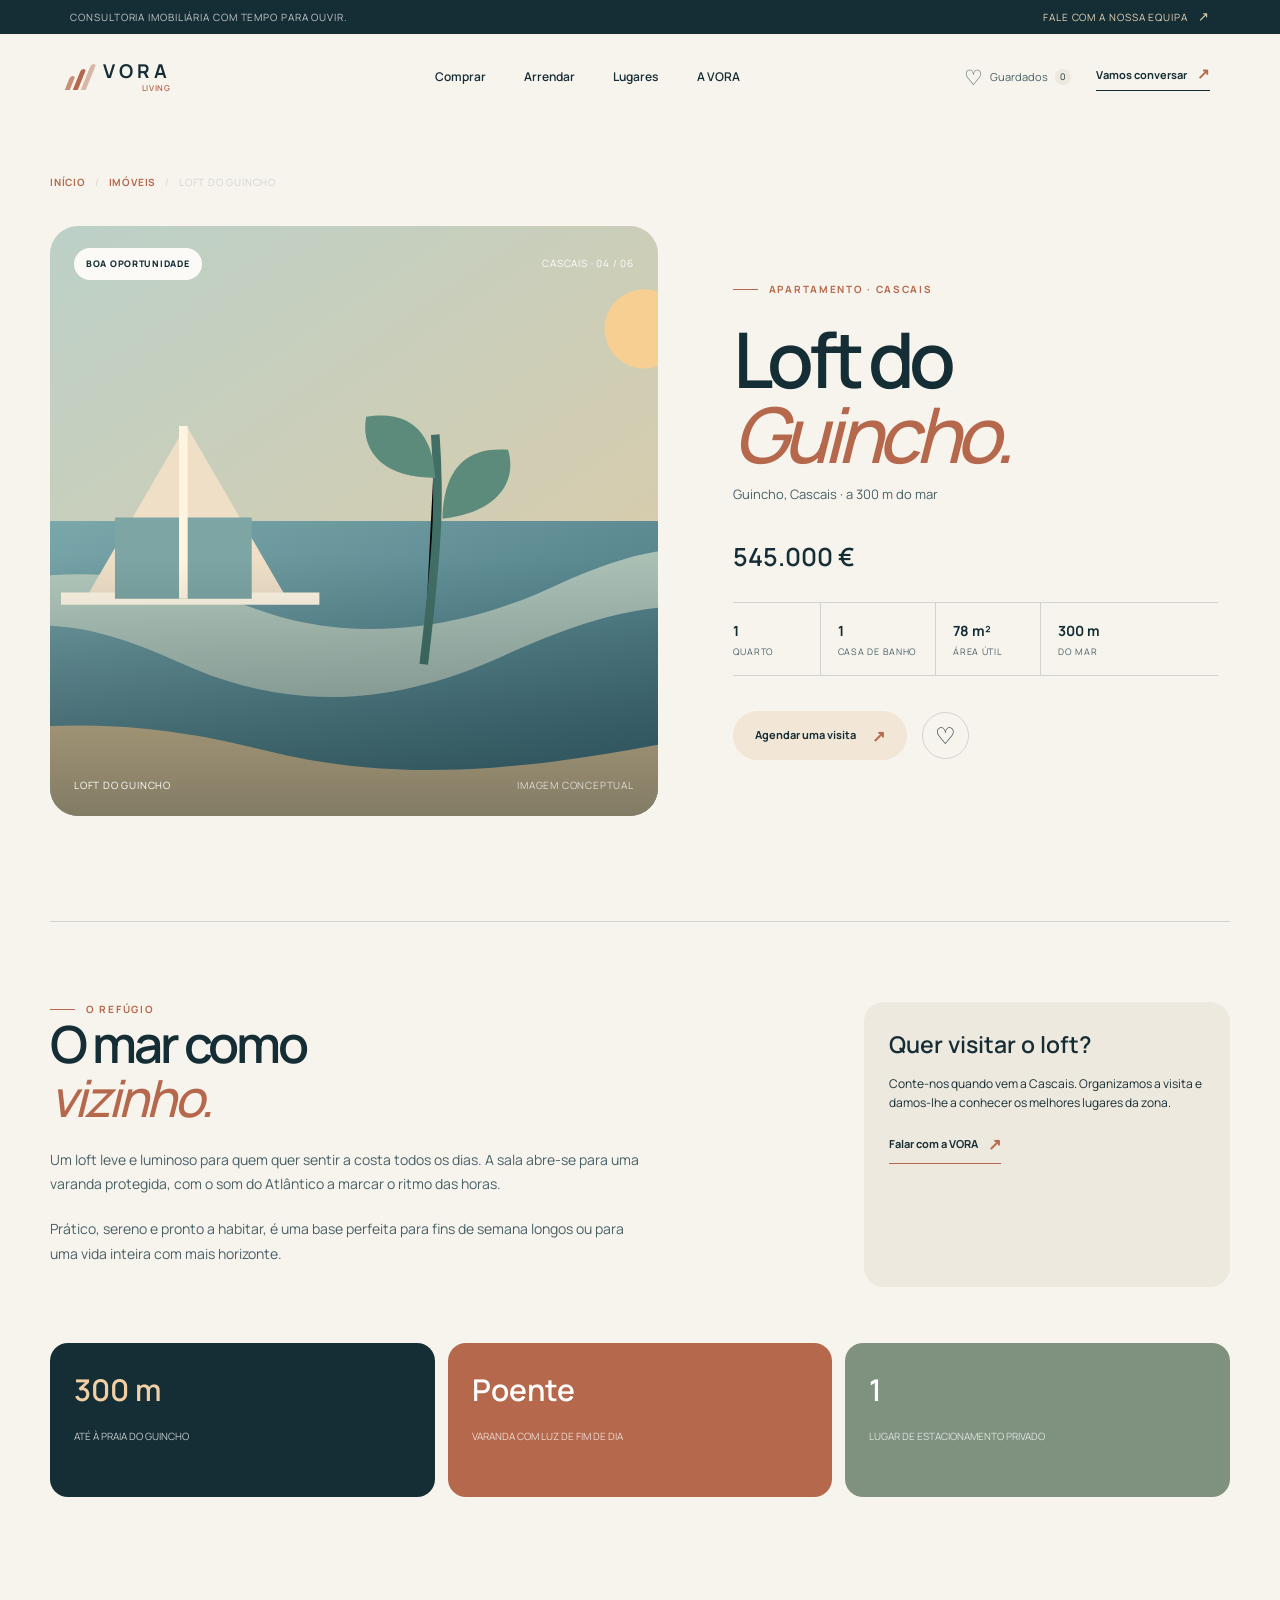
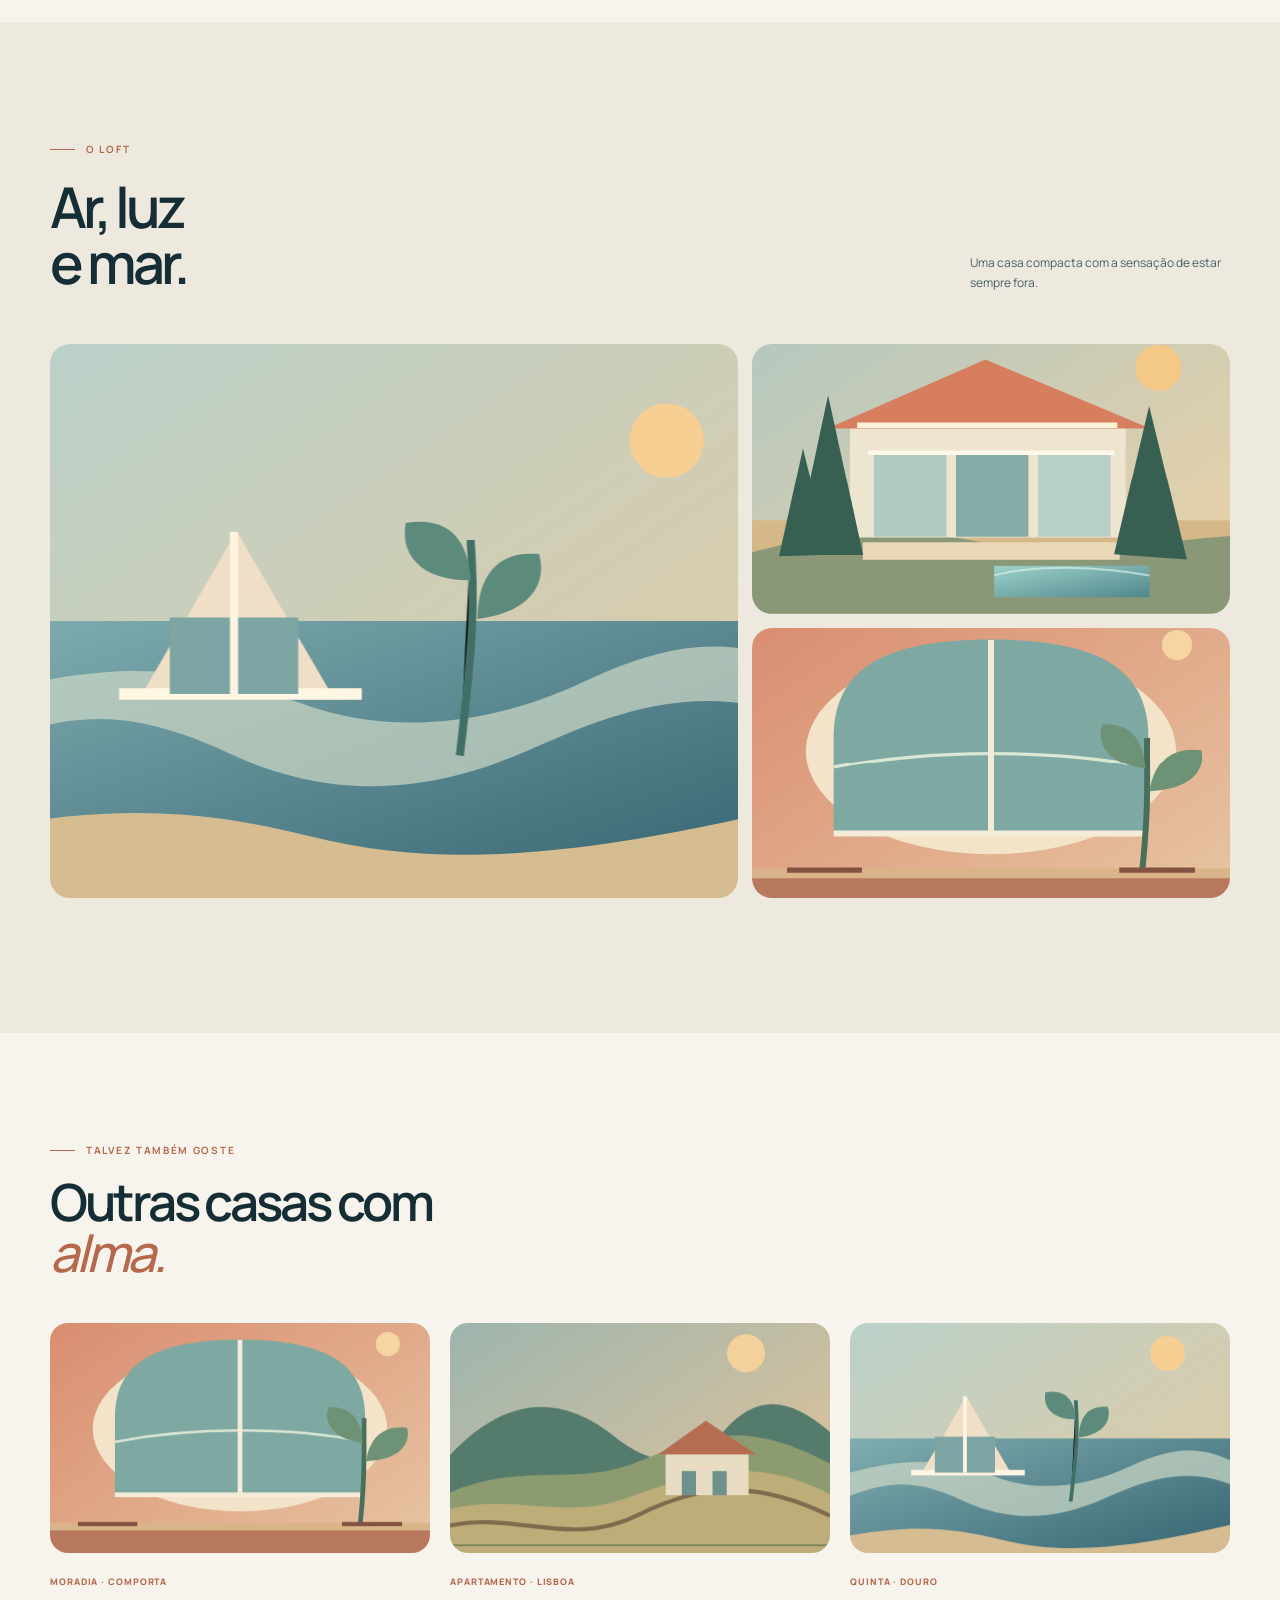
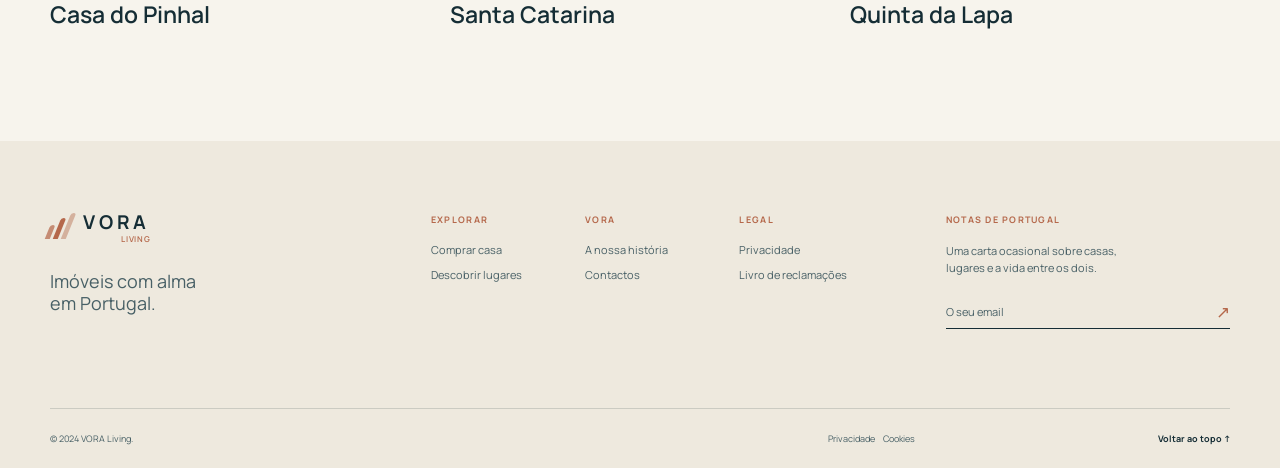
<file: imovel-loft-do-guincho.html>
<!doctype html>
<html lang="pt-PT">
  <head><meta charset="UTF-8" /><meta name="viewport" content="width=device-width, initial-scale=1.0" /><meta name="description" content="Loft do Guincho — Cascais pela VORA Living." /><meta property="og:image" content="https://voraimoveis.vercel.app/assets/social-image.png" /><meta name="twitter:card" content="summary_large_image" /><meta name="twitter:image" content="https://voraimoveis.vercel.app/assets/social-image.png" /><title>Loft do Guincho — VORA Living</title><link rel="preconnect" href="https://fonts.googleapis.com" /><link rel="preconnect" href="https://fonts.gstatic.com" crossorigin /><link href="https://fonts.googleapis.com/css2?family=Manrope:wght@400;500;600;700;800&display=swap" rel="stylesheet" /><link rel="stylesheet" href="styles.css" /><link rel="stylesheet" href="pages.css" /></head>
  <body>
    <div class="announcement-bar"><p>Consultoria imobiliária com tempo para ouvir.</p><a href="contacto.html">Fale com a nossa equipa <span aria-hidden="true">↗</span></a></div><header class="site-header" id="topo"><a class="brand" href="index.html#topo" aria-label="VORA Living, início"><span class="brand-mark" aria-hidden="true"><span></span><span></span><span></span></span><span class="brand-name">VORA<span>living</span></span></a><nav class="main-nav" aria-label="Navegação principal"><a href="index.html#imoveis">Comprar</a><a href="index.html#imoveis">Arrendar</a><a href="index.html#lugares">Lugares</a><a href="sobre.html">A VORA</a></nav><div class="header-actions"><button class="saved-link" type="button" aria-label="Abrir imóveis guardados"><span class="heart-icon" aria-hidden="true">♡</span><span>Guardados</span><span class="saved-count">0</span></button><a class="header-contact" href="contacto.html">Vamos conversar <span aria-hidden="true">↗</span></a><button class="menu-toggle" type="button" aria-label="Abrir menu" aria-expanded="false"><span></span><span></span></button></div></header>
    <main class="page-main"><section class="page-hero shell"><div class="breadcrumb"><a href="index.html">Início</a><span>/</span><a href="index.html#imoveis">Imóveis</a><span>/</span><span>Loft do Guincho</span></div><div class="detail-hero"><div class="detail-visual"><div class="detail-main-image detail-image-cascais"></div><div class="detail-visual-top"><span class="detail-visual-badge">Boa oportunidade</span><span>Cascais · 04 / 06</span></div><div class="detail-visual-bottom"><span>Loft do Guincho</span><span>Imagem conceptual</span></div></div><div class="detail-summary"><span class="eyebrow"><span></span> Apartamento · Cascais</span><h1>Loft do<br /><em>Guincho.</em></h1><p class="detail-location">Guincho, Cascais · a 300 m do mar</p><strong class="detail-price">545.000 €</strong><div class="detail-features"><div class="detail-feature"><strong>1</strong><span>quarto</span></div><div class="detail-feature"><strong>1</strong><span>casa de banho</span></div><div class="detail-feature"><strong>78 m²</strong><span>área útil</span></div><div class="detail-feature"><strong>300 m</strong><span>do mar</span></div></div><div class="detail-action-row"><a class="button button-light" href="contacto.html">Agendar uma visita <span aria-hidden="true">↗</span></a><button class="favorite-button detail-favorite" type="button" aria-label="Guardar Loft do Guincho" aria-pressed="false">♡</button></div></div></div></section><section class="detail-content-section"><div class="shell"><div class="detail-content-grid"><div class="detail-content"><span class="eyebrow"><span></span> O refúgio</span><h2>O mar como<br /><em>vizinho.</em></h2><p>Um loft leve e luminoso para quem quer sentir a costa todos os dias. A sala abre-se para uma varanda protegida, com o som do Atlântico a marcar o ritmo das horas.</p><p>Prático, sereno e pronto a habitar, é uma base perfeita para fins de semana longos ou para uma vida inteira com mais horizonte.</p></div><aside class="detail-aside"><h3>Quer visitar o loft?</h3><p>Conte-nos quando vem a Cascais. Organizamos a visita e damos-lhe a conhecer os melhores lugares da zona.</p><a class="text-link" href="contacto.html">Falar com a VORA <span aria-hidden="true">↗</span></a></aside></div><div class="detail-highlights"><div class="highlight-card"><strong>300 m</strong><span>Até à praia do Guincho</span></div><div class="highlight-card"><strong>Poente</strong><span>Varanda com luz de fim de dia</span></div><div class="highlight-card"><strong>1</strong><span>Lugar de estacionamento privado</span></div></div></div></section><section class="gallery-section"><div class="shell"><div class="gallery-heading"><div><span class="eyebrow"><span></span> O loft</span><h2>Ar, luz<br />e mar.</h2></div><p>Uma casa compacta com a sensação de estar sempre fora.</p></div><div class="gallery-grid"><div class="gallery-image gallery-image-large gallery-3"></div><div class="gallery-image gallery-1"></div><div class="gallery-image gallery-2"></div></div></div></section><section class="related-section shell"><span class="eyebrow"><span></span> Talvez também goste</span><h2>Outras casas com<br /><em>alma.</em></h2><div class="related-grid"><a class="related-card" href="imovel-casa-do-pinhal.html"><div class="related-card-image"></div><small>Moradia · Comporta</small><h3>Casa do Pinhal</h3></a><a class="related-card" href="imovel-santa-catarina.html"><div class="related-card-image"></div><small>Apartamento · Lisboa</small><h3>Santa Catarina</h3></a><a class="related-card" href="imovel-quinta-da-lapa.html"><div class="related-card-image"></div><small>Quinta · Douro</small><h3>Quinta da Lapa</h3></a></div></section></main>
    <footer class="site-footer"><div class="shell footer-top"><div><a class="brand brand-footer" href="index.html#topo"><span class="brand-mark" aria-hidden="true"><span></span><span></span><span></span></span><span class="brand-name">VORA<span>living</span></span></a><p>Imóveis com alma<br />em Portugal.</p></div><div class="footer-links"><div><span>Explorar</span><a href="index.html#imoveis">Comprar casa</a><a href="index.html#lugares">Descobrir lugares</a></div><div><span>VORA</span><a href="sobre.html">A nossa história</a><a href="contacto.html">Contactos</a></div><div><span>Legal</span><a href="privacidade.html">Privacidade</a><a href="contacto.html">Livro de reclamações</a></div></div><div class="newsletter"><span>Notas de Portugal</span><p>Uma carta ocasional sobre casas, lugares e a vida entre os dois.</p><form id="newsletter-form"><input type="email" aria-label="O seu email" placeholder="O seu email" required /><button type="submit" aria-label="Subscrever">↗</button></form><small id="newsletter-note" aria-live="polite"></small></div></div><div class="shell footer-bottom"><span>© 2024 VORA Living.</span><span>Privacidade&nbsp;&nbsp;&nbsp; Cookies</span><a href="#topo">Voltar ao topo ↑</a></div></footer><div class="toast" id="toast" role="status" aria-live="polite"></div><script src="script.js"></script>
  </body>
</html>
</file>
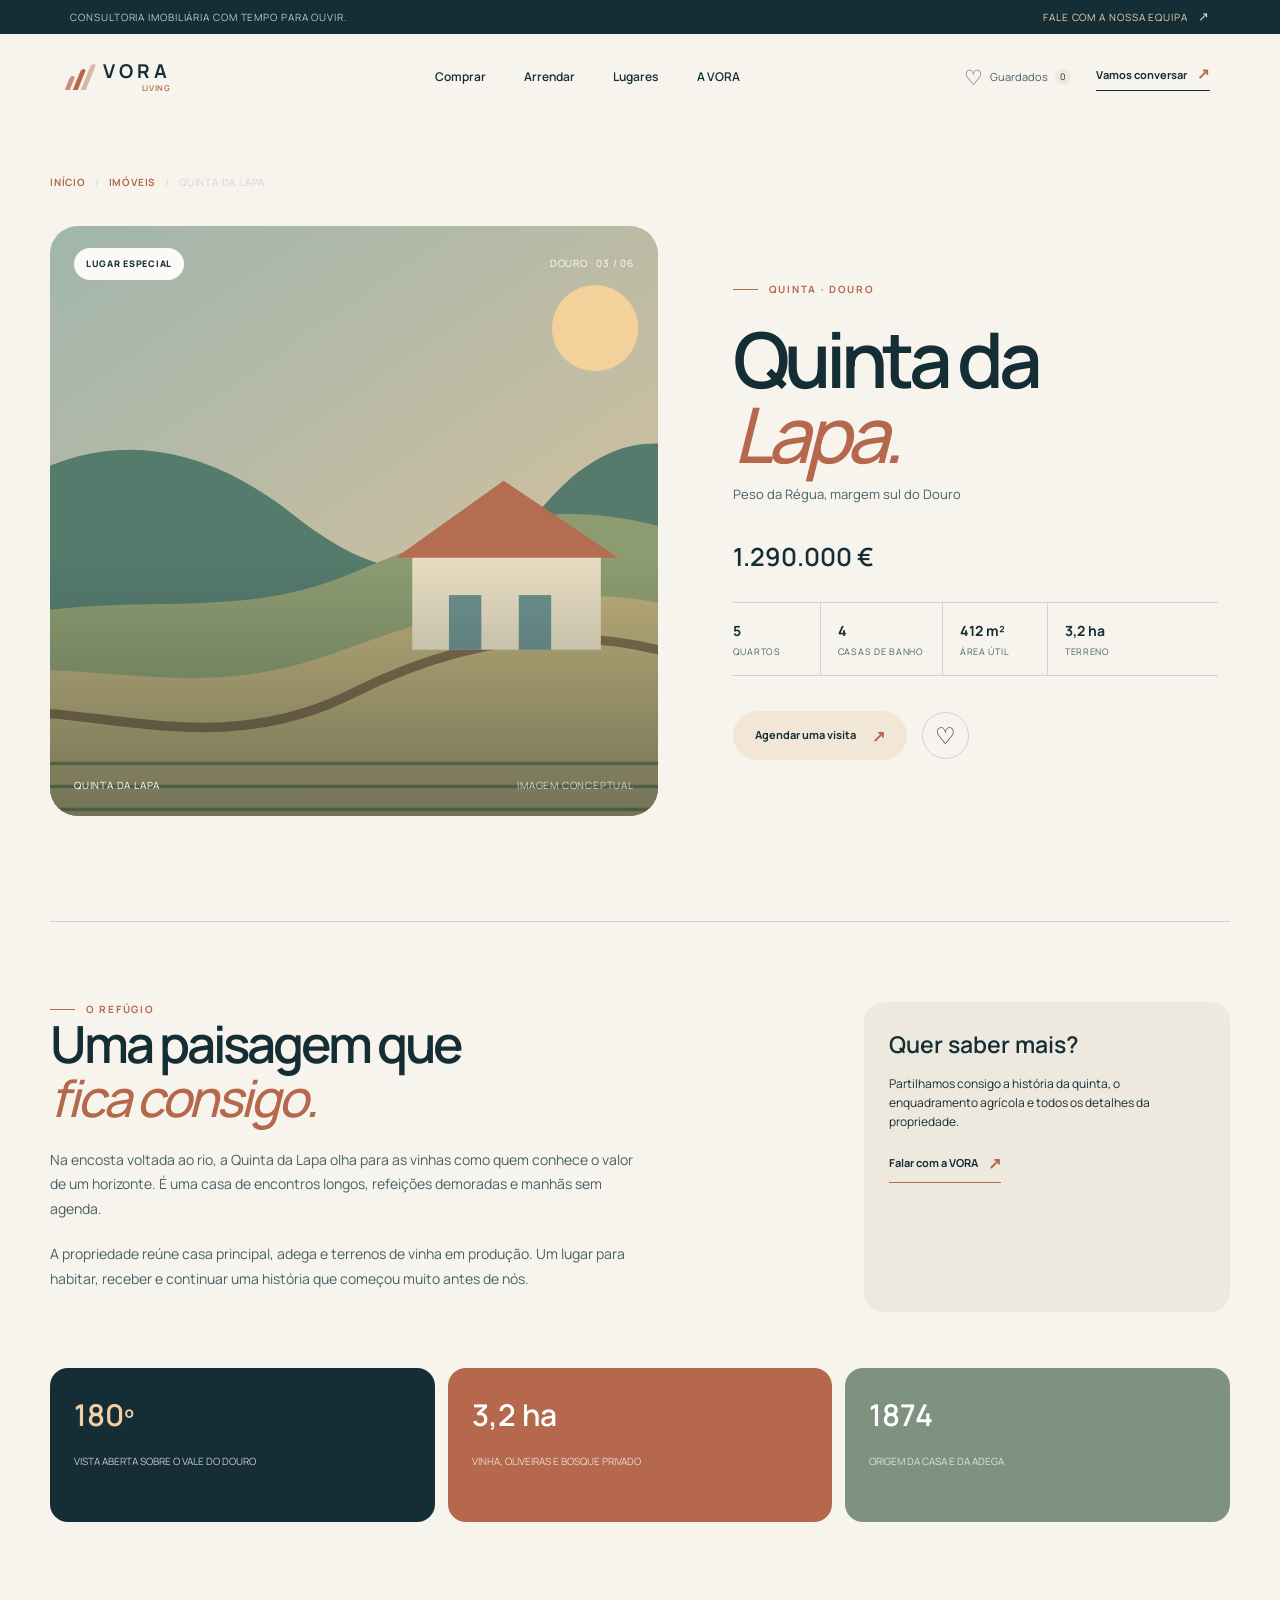
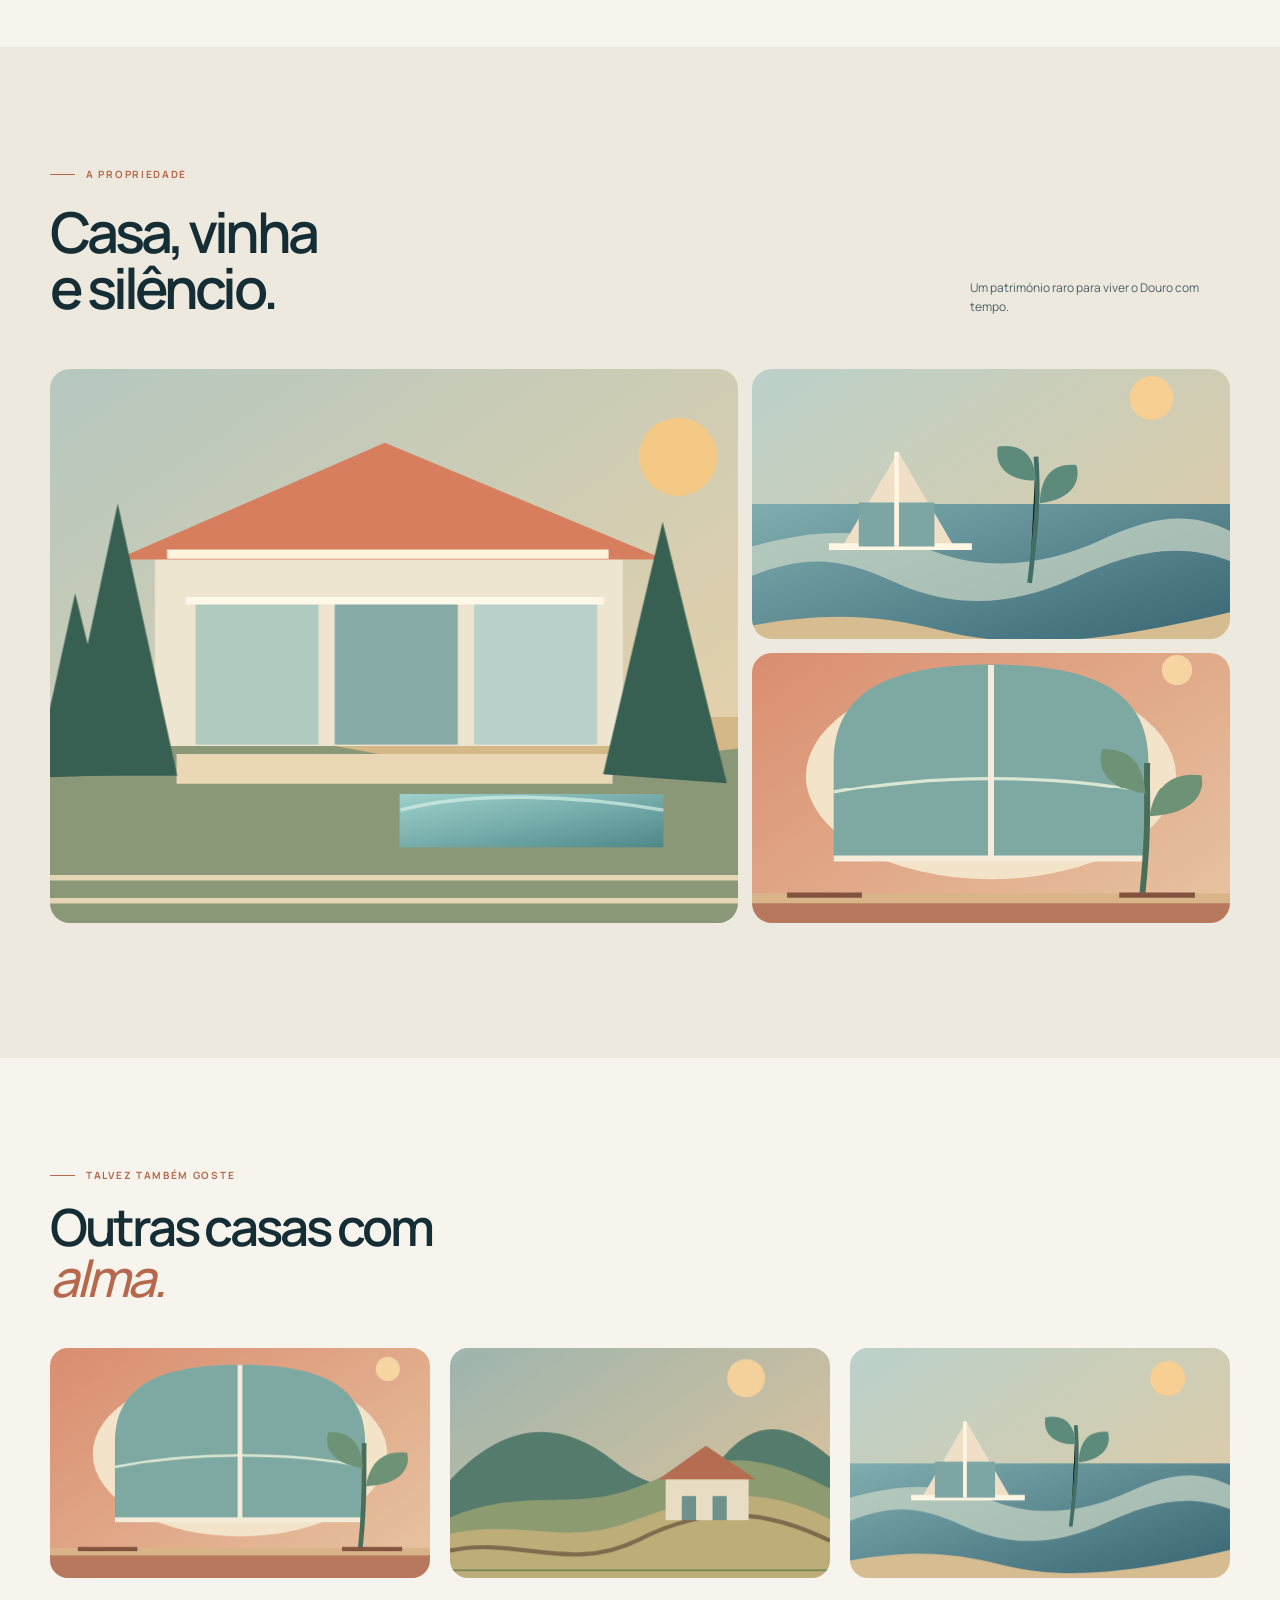
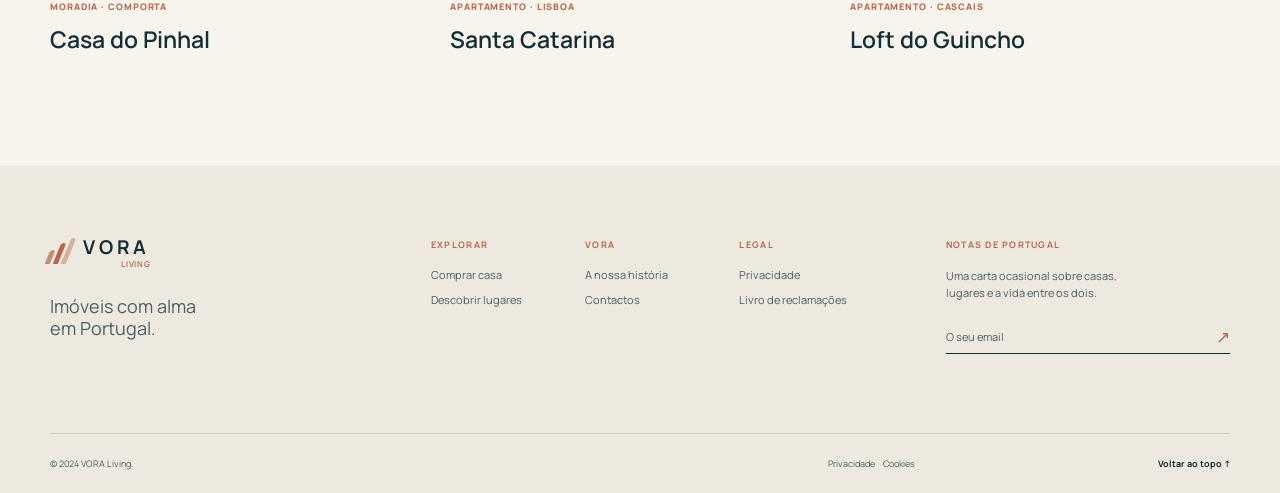
<file: imovel-quinta-da-lapa.html>
<!doctype html>
<html lang="pt-PT">
  <head><meta charset="UTF-8" /><meta name="viewport" content="width=device-width, initial-scale=1.0" /><meta name="description" content="Quinta da Lapa — Douro pela VORA Living." /><meta property="og:image" content="https://voraimoveis.vercel.app/assets/social-image.png" /><meta name="twitter:card" content="summary_large_image" /><meta name="twitter:image" content="https://voraimoveis.vercel.app/assets/social-image.png" /><title>Quinta da Lapa — VORA Living</title><link rel="preconnect" href="https://fonts.googleapis.com" /><link rel="preconnect" href="https://fonts.gstatic.com" crossorigin /><link href="https://fonts.googleapis.com/css2?family=Manrope:wght@400;500;600;700;800&display=swap" rel="stylesheet" /><link rel="stylesheet" href="styles.css" /><link rel="stylesheet" href="pages.css" /></head>
  <body>
    <div class="announcement-bar"><p>Consultoria imobiliária com tempo para ouvir.</p><a href="contacto.html">Fale com a nossa equipa <span aria-hidden="true">↗</span></a></div><header class="site-header" id="topo"><a class="brand" href="index.html#topo" aria-label="VORA Living, início"><span class="brand-mark" aria-hidden="true"><span></span><span></span><span></span></span><span class="brand-name">VORA<span>living</span></span></a><nav class="main-nav" aria-label="Navegação principal"><a href="index.html#imoveis">Comprar</a><a href="index.html#imoveis">Arrendar</a><a href="index.html#lugares">Lugares</a><a href="sobre.html">A VORA</a></nav><div class="header-actions"><button class="saved-link" type="button" aria-label="Abrir imóveis guardados"><span class="heart-icon" aria-hidden="true">♡</span><span>Guardados</span><span class="saved-count">0</span></button><a class="header-contact" href="contacto.html">Vamos conversar <span aria-hidden="true">↗</span></a><button class="menu-toggle" type="button" aria-label="Abrir menu" aria-expanded="false"><span></span><span></span></button></div></header>
    <main class="page-main"><section class="page-hero shell"><div class="breadcrumb"><a href="index.html">Início</a><span>/</span><a href="index.html#imoveis">Imóveis</a><span>/</span><span>Quinta da Lapa</span></div><div class="detail-hero"><div class="detail-visual"><div class="detail-main-image detail-image-douro"></div><div class="detail-visual-top"><span class="detail-visual-badge">Lugar especial</span><span>Douro · 03 / 06</span></div><div class="detail-visual-bottom"><span>Quinta da Lapa</span><span>Imagem conceptual</span></div></div><div class="detail-summary"><span class="eyebrow"><span></span> Quinta · Douro</span><h1>Quinta da<br /><em>Lapa.</em></h1><p class="detail-location">Peso da Régua, margem sul do Douro</p><strong class="detail-price">1.290.000 €</strong><div class="detail-features"><div class="detail-feature"><strong>5</strong><span>quartos</span></div><div class="detail-feature"><strong>4</strong><span>casas de banho</span></div><div class="detail-feature"><strong>412 m²</strong><span>área útil</span></div><div class="detail-feature"><strong>3,2 ha</strong><span>terreno</span></div></div><div class="detail-action-row"><a class="button button-light" href="contacto.html">Agendar uma visita <span aria-hidden="true">↗</span></a><button class="favorite-button detail-favorite" type="button" aria-label="Guardar Quinta da Lapa" aria-pressed="false">♡</button></div></div></div></section><section class="detail-content-section"><div class="shell"><div class="detail-content-grid"><div class="detail-content"><span class="eyebrow"><span></span> O refúgio</span><h2>Uma paisagem que<br /><em>fica consigo.</em></h2><p>Na encosta voltada ao rio, a Quinta da Lapa olha para as vinhas como quem conhece o valor de um horizonte. É uma casa de encontros longos, refeições demoradas e manhãs sem agenda.</p><p>A propriedade reúne casa principal, adega e terrenos de vinha em produção. Um lugar para habitar, receber e continuar uma história que começou muito antes de nós.</p></div><aside class="detail-aside"><h3>Quer saber mais?</h3><p>Partilhamos consigo a história da quinta, o enquadramento agrícola e todos os detalhes da propriedade.</p><a class="text-link" href="contacto.html">Falar com a VORA <span aria-hidden="true">↗</span></a></aside></div><div class="detail-highlights"><div class="highlight-card"><strong>180º</strong><span>Vista aberta sobre o vale do Douro</span></div><div class="highlight-card"><strong>3,2 ha</strong><span>Vinha, oliveiras e bosque privado</span></div><div class="highlight-card"><strong>1874</strong><span>Origem da casa e da adega</span></div></div></div></section><section class="gallery-section"><div class="shell"><div class="gallery-heading"><div><span class="eyebrow"><span></span> A propriedade</span><h2>Casa, vinha<br />e silêncio.</h2></div><p>Um património raro para viver o Douro com tempo.</p></div><div class="gallery-grid"><div class="gallery-image gallery-image-large gallery-1"></div><div class="gallery-image gallery-3"></div><div class="gallery-image gallery-2"></div></div></div></section><section class="related-section shell"><span class="eyebrow"><span></span> Talvez também goste</span><h2>Outras casas com<br /><em>alma.</em></h2><div class="related-grid"><a class="related-card" href="imovel-casa-do-pinhal.html"><div class="related-card-image"></div><small>Moradia · Comporta</small><h3>Casa do Pinhal</h3></a><a class="related-card" href="imovel-santa-catarina.html"><div class="related-card-image"></div><small>Apartamento · Lisboa</small><h3>Santa Catarina</h3></a><a class="related-card" href="imovel-loft-do-guincho.html"><div class="related-card-image"></div><small>Apartamento · Cascais</small><h3>Loft do Guincho</h3></a></div></section></main>
    <footer class="site-footer"><div class="shell footer-top"><div><a class="brand brand-footer" href="index.html#topo"><span class="brand-mark" aria-hidden="true"><span></span><span></span><span></span></span><span class="brand-name">VORA<span>living</span></span></a><p>Imóveis com alma<br />em Portugal.</p></div><div class="footer-links"><div><span>Explorar</span><a href="index.html#imoveis">Comprar casa</a><a href="index.html#lugares">Descobrir lugares</a></div><div><span>VORA</span><a href="sobre.html">A nossa história</a><a href="contacto.html">Contactos</a></div><div><span>Legal</span><a href="privacidade.html">Privacidade</a><a href="contacto.html">Livro de reclamações</a></div></div><div class="newsletter"><span>Notas de Portugal</span><p>Uma carta ocasional sobre casas, lugares e a vida entre os dois.</p><form id="newsletter-form"><input type="email" aria-label="O seu email" placeholder="O seu email" required /><button type="submit" aria-label="Subscrever">↗</button></form><small id="newsletter-note" aria-live="polite"></small></div></div><div class="shell footer-bottom"><span>© 2024 VORA Living.</span><span>Privacidade&nbsp;&nbsp;&nbsp; Cookies</span><a href="#topo">Voltar ao topo ↑</a></div></footer><div class="toast" id="toast" role="status" aria-live="polite"></div><script src="script.js"></script>
  </body>
</html>
</file>
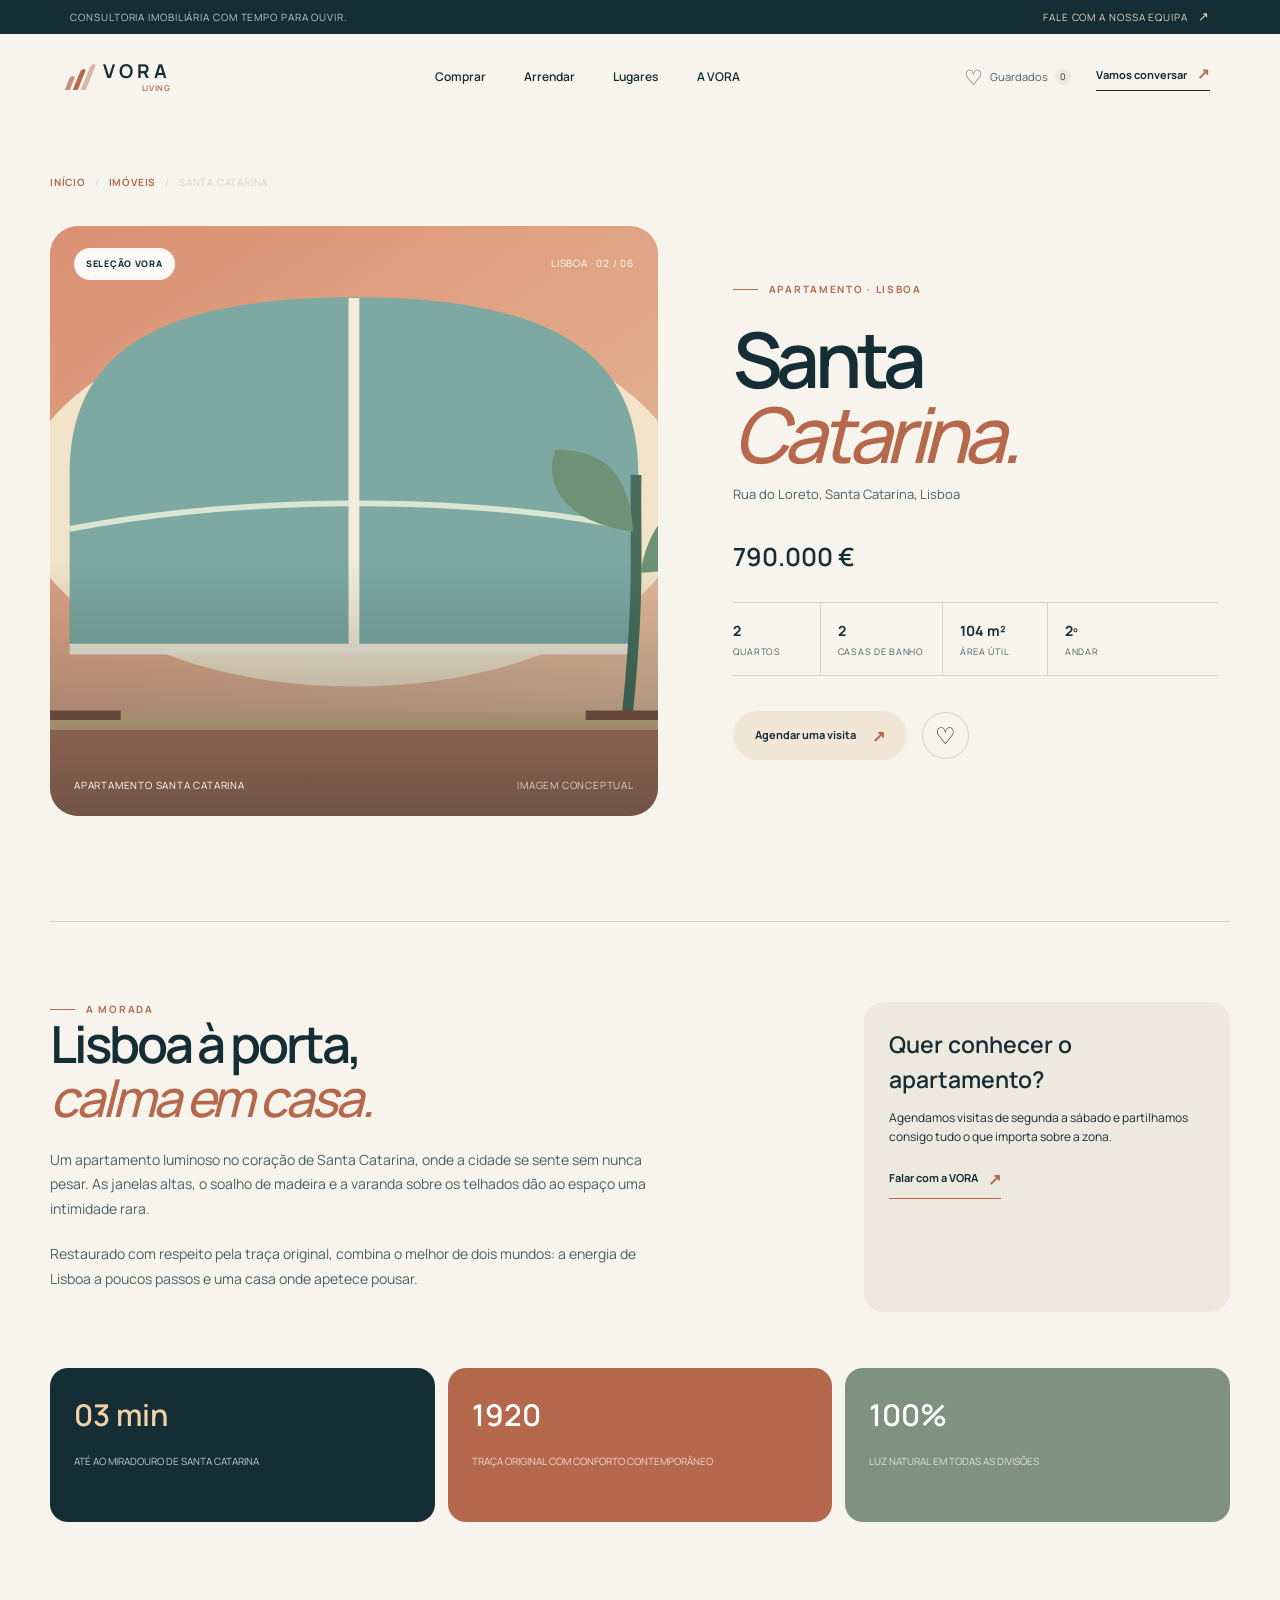
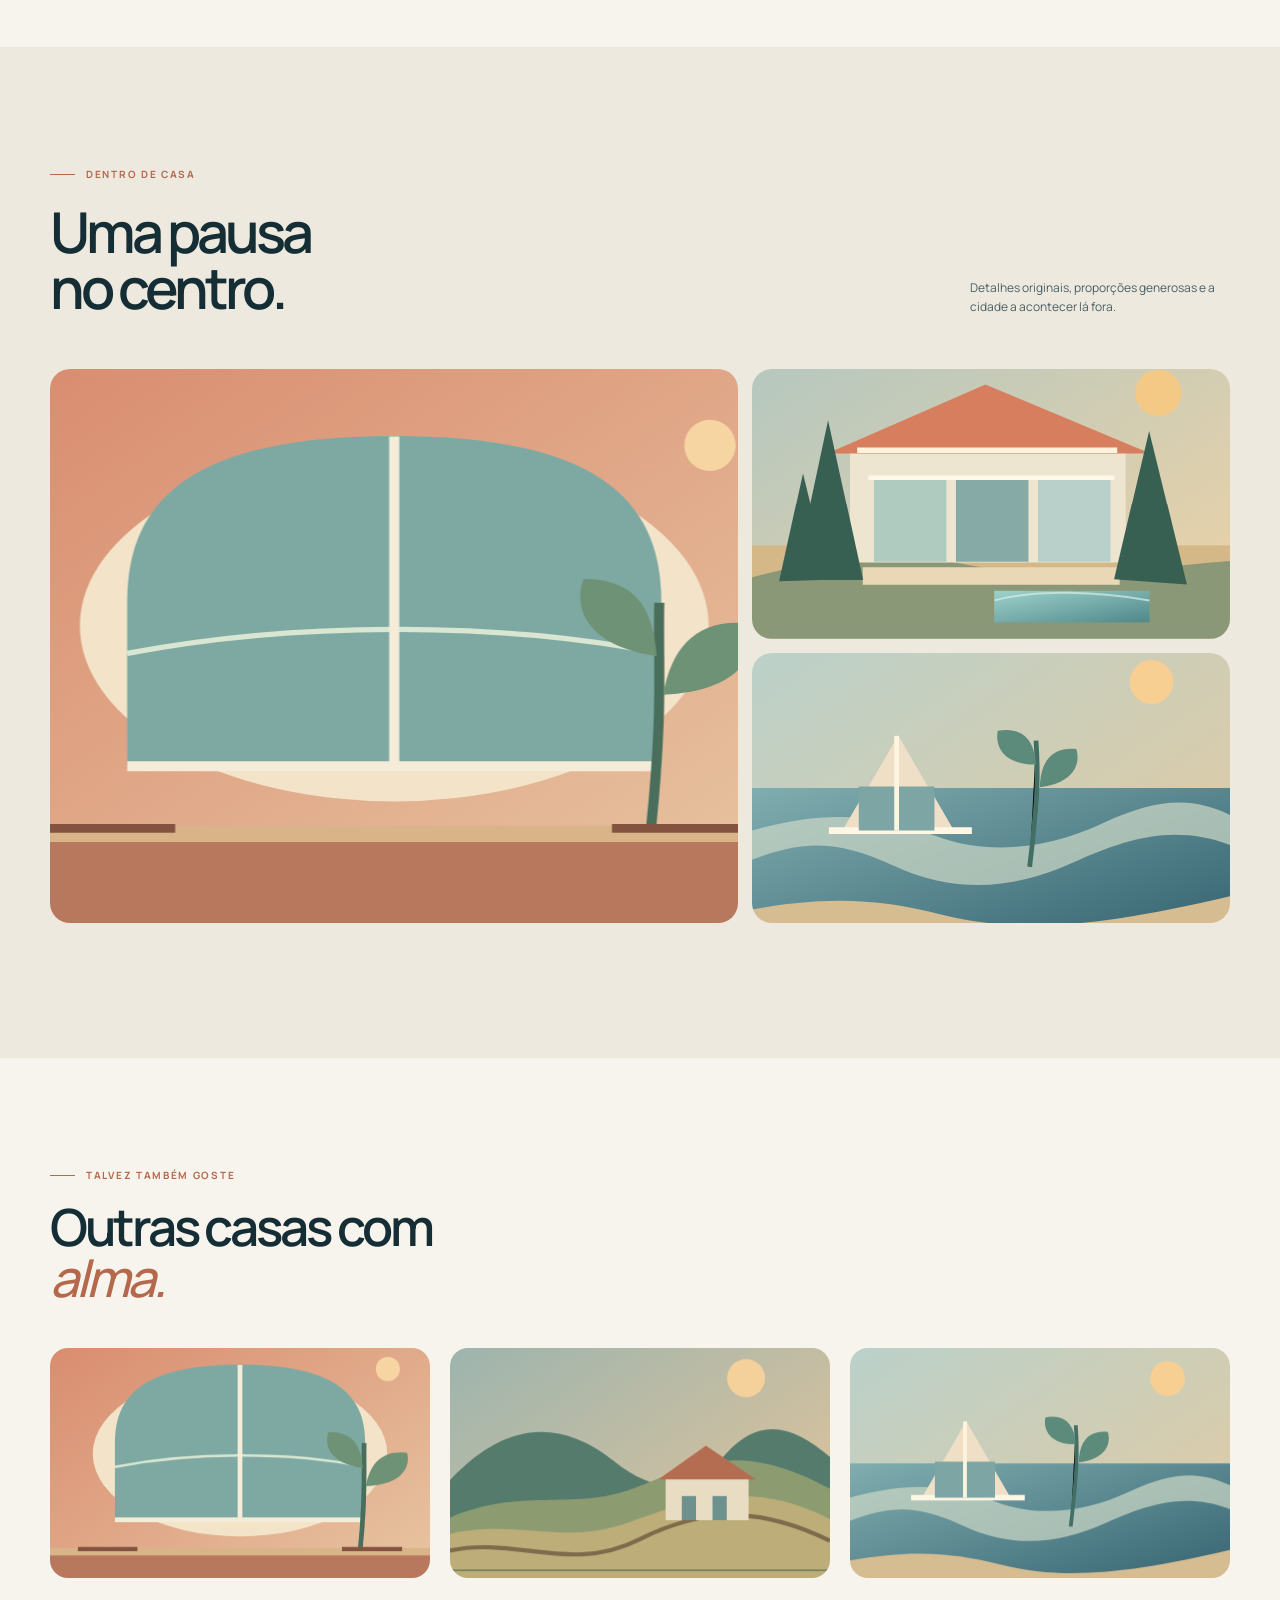
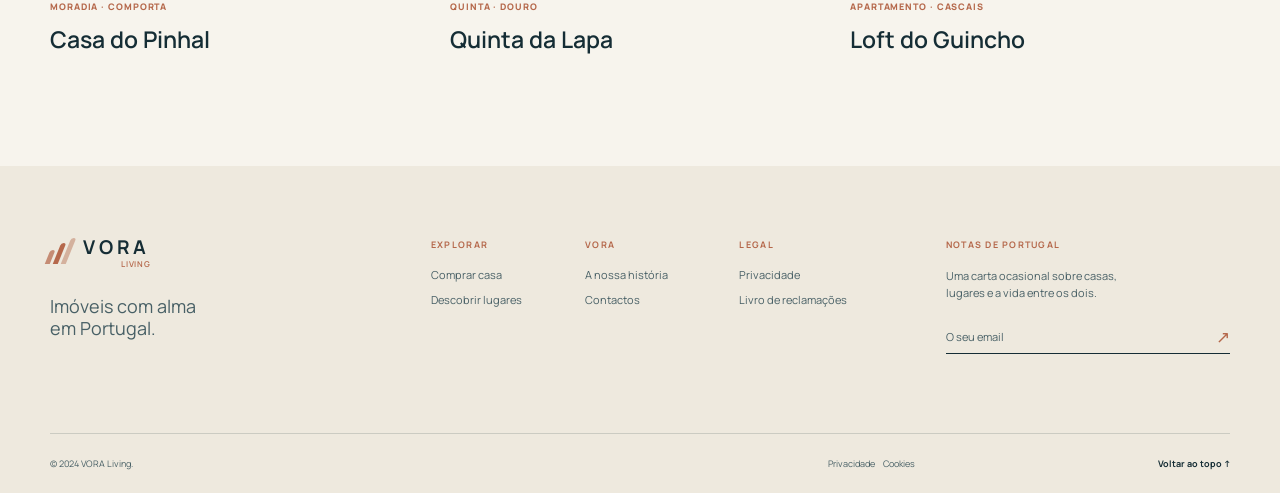
<file: imovel-santa-catarina.html>
<!doctype html>
<html lang="pt-PT">
  <head><meta charset="UTF-8" /><meta name="viewport" content="width=device-width, initial-scale=1.0" /><meta name="description" content="Apartamento Santa Catarina — Lisboa pela VORA Living." /><meta property="og:image" content="https://voraimoveis.vercel.app/assets/social-image.png" /><meta name="twitter:card" content="summary_large_image" /><meta name="twitter:image" content="https://voraimoveis.vercel.app/assets/social-image.png" /><title>Santa Catarina — VORA Living</title><link rel="preconnect" href="https://fonts.googleapis.com" /><link rel="preconnect" href="https://fonts.gstatic.com" crossorigin /><link href="https://fonts.googleapis.com/css2?family=Manrope:wght@400;500;600;700;800&display=swap" rel="stylesheet" /><link rel="stylesheet" href="styles.css" /><link rel="stylesheet" href="pages.css" /></head>
  <body>
    <div class="announcement-bar"><p>Consultoria imobiliária com tempo para ouvir.</p><a href="contacto.html">Fale com a nossa equipa <span aria-hidden="true">↗</span></a></div>
    <header class="site-header" id="topo"><a class="brand" href="index.html#topo" aria-label="VORA Living, início"><span class="brand-mark" aria-hidden="true"><span></span><span></span><span></span></span><span class="brand-name">VORA<span>living</span></span></a><nav class="main-nav" aria-label="Navegação principal"><a href="index.html#imoveis">Comprar</a><a href="index.html#imoveis">Arrendar</a><a href="index.html#lugares">Lugares</a><a href="sobre.html">A VORA</a></nav><div class="header-actions"><button class="saved-link" type="button" aria-label="Abrir imóveis guardados"><span class="heart-icon" aria-hidden="true">♡</span><span>Guardados</span><span class="saved-count">0</span></button><a class="header-contact" href="contacto.html">Vamos conversar <span aria-hidden="true">↗</span></a><button class="menu-toggle" type="button" aria-label="Abrir menu" aria-expanded="false"><span></span><span></span></button></div></header>
    <main class="page-main"><section class="page-hero shell"><div class="breadcrumb"><a href="index.html">Início</a><span>/</span><a href="index.html#imoveis">Imóveis</a><span>/</span><span>Santa Catarina</span></div><div class="detail-hero"><div class="detail-visual"><div class="detail-main-image detail-image-lisboa"></div><div class="detail-visual-top"><span class="detail-visual-badge">Seleção VORA</span><span>Lisboa · 02 / 06</span></div><div class="detail-visual-bottom"><span>Apartamento Santa Catarina</span><span>Imagem conceptual</span></div></div><div class="detail-summary"><span class="eyebrow"><span></span> Apartamento · Lisboa</span><h1>Santa<br /><em>Catarina.</em></h1><p class="detail-location">Rua do Loreto, Santa Catarina, Lisboa</p><strong class="detail-price">790.000 €</strong><div class="detail-features"><div class="detail-feature"><strong>2</strong><span>quartos</span></div><div class="detail-feature"><strong>2</strong><span>casas de banho</span></div><div class="detail-feature"><strong>104 m²</strong><span>área útil</span></div><div class="detail-feature"><strong>2º</strong><span>andar</span></div></div><div class="detail-action-row"><a class="button button-light" href="contacto.html">Agendar uma visita <span aria-hidden="true">↗</span></a><button class="favorite-button detail-favorite" type="button" aria-label="Guardar Santa Catarina" aria-pressed="false">♡</button></div></div></div></section><section class="detail-content-section"><div class="shell"><div class="detail-content-grid"><div class="detail-content"><span class="eyebrow"><span></span> A morada</span><h2>Lisboa à porta,<br /><em>calma em casa.</em></h2><p>Um apartamento luminoso no coração de Santa Catarina, onde a cidade se sente sem nunca pesar. As janelas altas, o soalho de madeira e a varanda sobre os telhados dão ao espaço uma intimidade rara.</p><p>Restaurado com respeito pela traça original, combina o melhor de dois mundos: a energia de Lisboa a poucos passos e uma casa onde apetece pousar.</p></div><aside class="detail-aside"><h3>Quer conhecer o apartamento?</h3><p>Agendamos visitas de segunda a sábado e partilhamos consigo tudo o que importa sobre a zona.</p><a class="text-link" href="contacto.html">Falar com a VORA <span aria-hidden="true">↗</span></a></aside></div><div class="detail-highlights"><div class="highlight-card"><strong>03 min</strong><span>Até ao miradouro de Santa Catarina</span></div><div class="highlight-card"><strong>1920</strong><span>Traça original com conforto contemporâneo</span></div><div class="highlight-card"><strong>100%</strong><span>Luz natural em todas as divisões</span></div></div></div></section><section class="gallery-section"><div class="shell"><div class="gallery-heading"><div><span class="eyebrow"><span></span> Dentro de casa</span><h2>Uma pausa<br />no centro.</h2></div><p>Detalhes originais, proporções generosas e a cidade a acontecer lá fora.</p></div><div class="gallery-grid"><div class="gallery-image gallery-image-large gallery-2"></div><div class="gallery-image gallery-1"></div><div class="gallery-image gallery-3"></div></div></div></section><section class="related-section shell"><span class="eyebrow"><span></span> Talvez também goste</span><h2>Outras casas com<br /><em>alma.</em></h2><div class="related-grid"><a class="related-card" href="imovel-casa-do-pinhal.html"><div class="related-card-image"></div><small>Moradia · Comporta</small><h3>Casa do Pinhal</h3></a><a class="related-card" href="imovel-quinta-da-lapa.html"><div class="related-card-image"></div><small>Quinta · Douro</small><h3>Quinta da Lapa</h3></a><a class="related-card" href="imovel-loft-do-guincho.html"><div class="related-card-image"></div><small>Apartamento · Cascais</small><h3>Loft do Guincho</h3></a></div></section></main>
    <footer class="site-footer"><div class="shell footer-top"><div><a class="brand brand-footer" href="index.html#topo"><span class="brand-mark" aria-hidden="true"><span></span><span></span><span></span></span><span class="brand-name">VORA<span>living</span></span></a><p>Imóveis com alma<br />em Portugal.</p></div><div class="footer-links"><div><span>Explorar</span><a href="index.html#imoveis">Comprar casa</a><a href="index.html#lugares">Descobrir lugares</a></div><div><span>VORA</span><a href="sobre.html">A nossa história</a><a href="contacto.html">Contactos</a></div><div><span>Legal</span><a href="privacidade.html">Privacidade</a><a href="contacto.html">Livro de reclamações</a></div></div><div class="newsletter"><span>Notas de Portugal</span><p>Uma carta ocasional sobre casas, lugares e a vida entre os dois.</p><form id="newsletter-form"><input type="email" aria-label="O seu email" placeholder="O seu email" required /><button type="submit" aria-label="Subscrever">↗</button></form><small id="newsletter-note" aria-live="polite"></small></div></div><div class="shell footer-bottom"><span>© 2024 VORA Living.</span><span>Privacidade&nbsp;&nbsp;&nbsp; Cookies</span><a href="#topo">Voltar ao topo ↑</a></div></footer><div class="toast" id="toast" role="status" aria-live="polite"></div><script src="script.js"></script>
  </body>
</html>
</file>
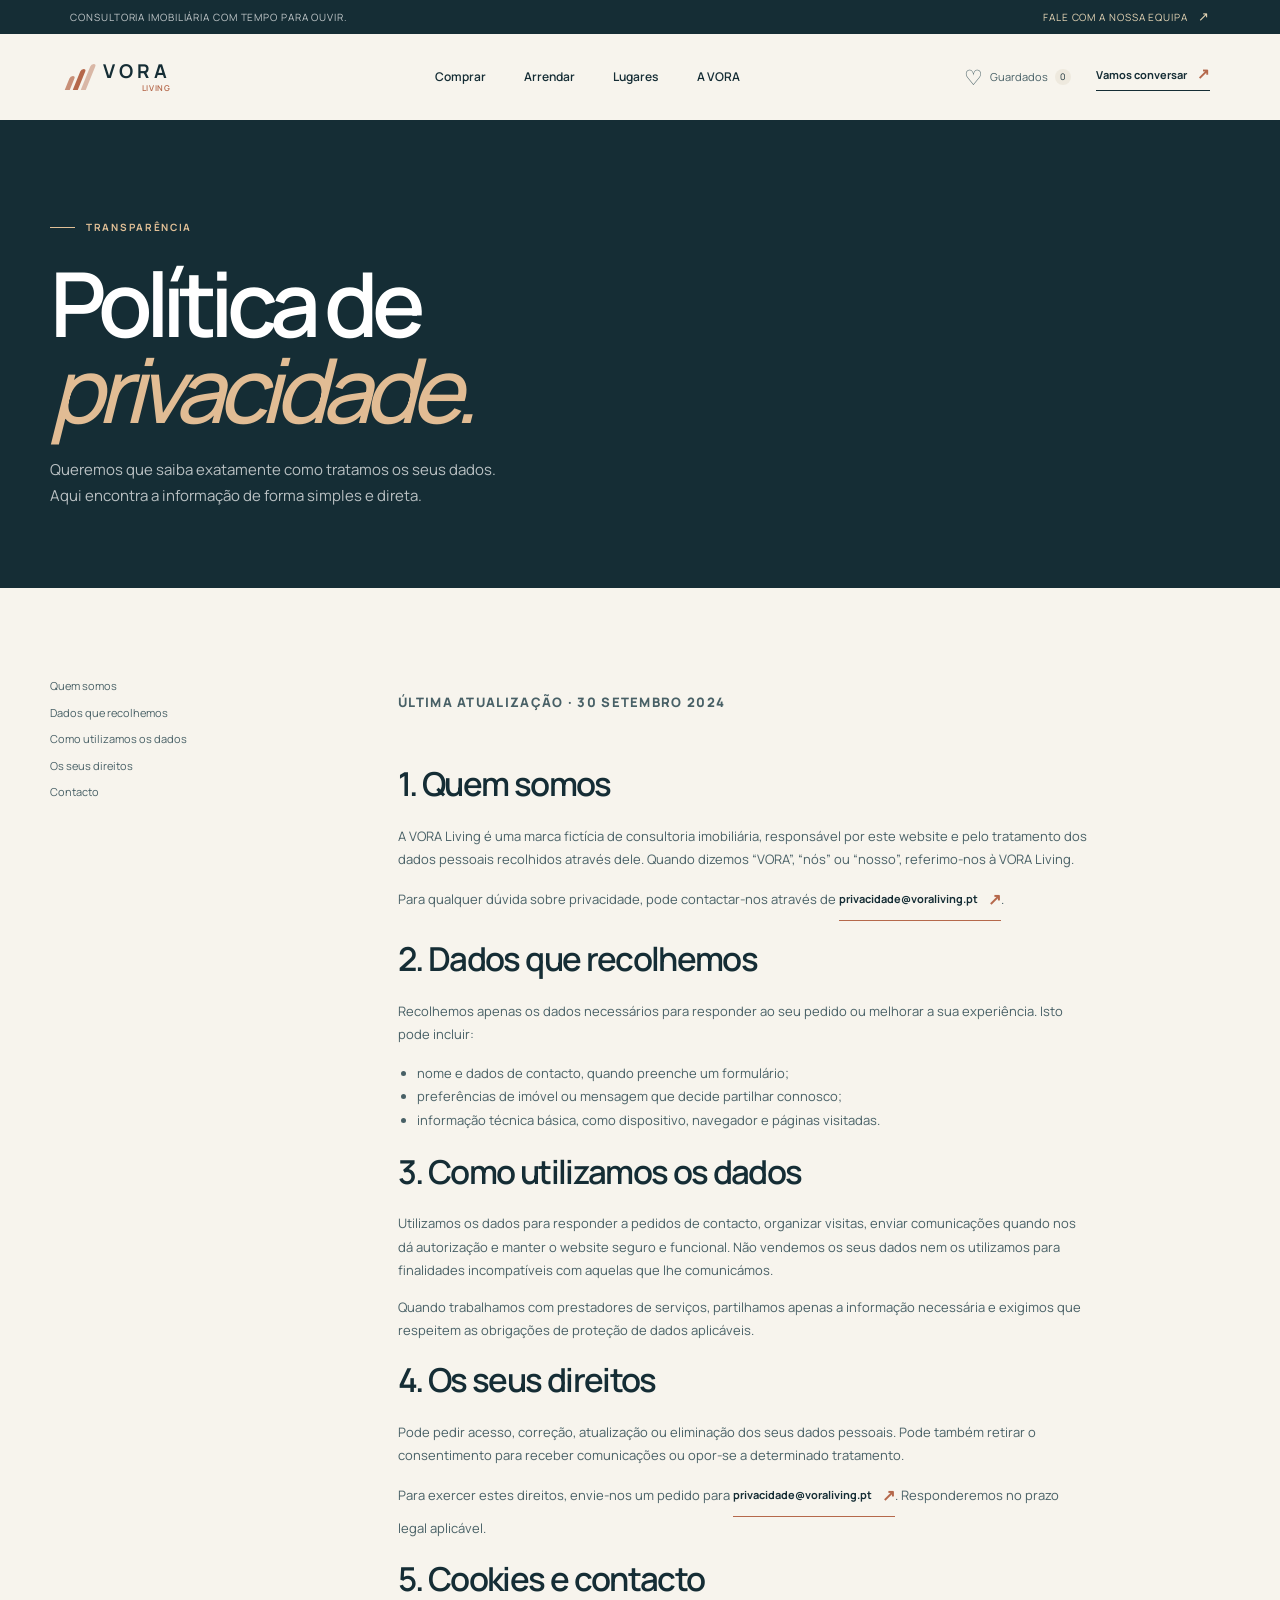
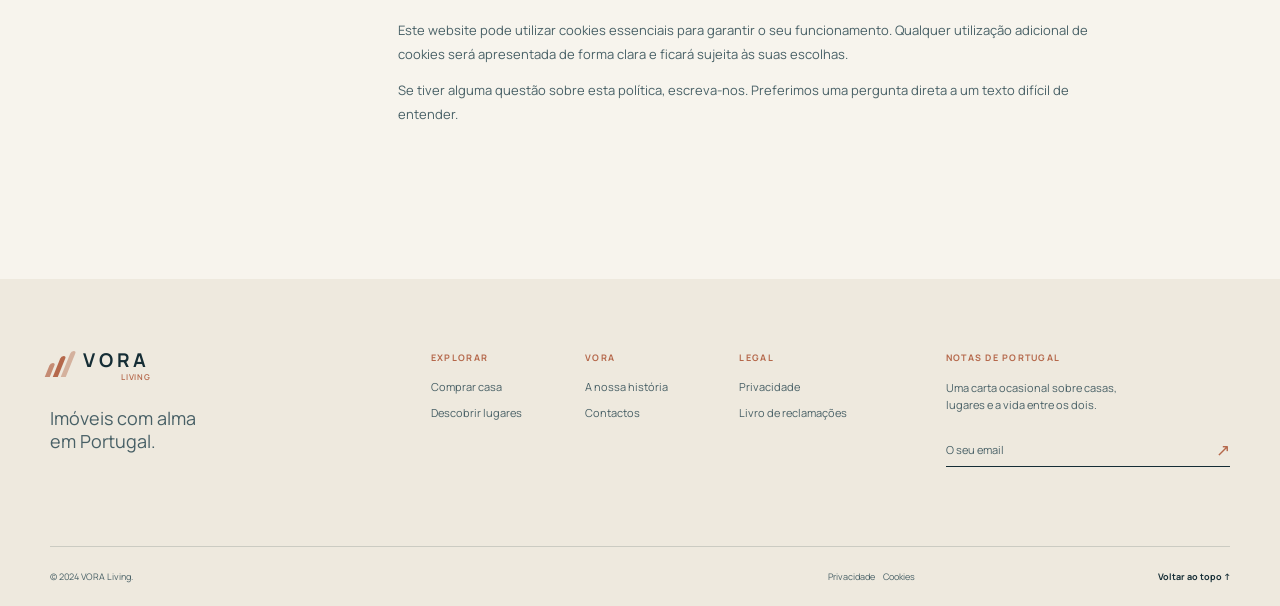
<file: privacidade.html>
<!doctype html>
<html lang="pt-PT">
  <head><meta charset="UTF-8" /><meta name="viewport" content="width=device-width, initial-scale=1.0" /><meta name="description" content="Política de privacidade da VORA Living." /><meta property="og:image" content="https://voraimoveis.vercel.app/assets/social-image.png" /><meta name="twitter:card" content="summary_large_image" /><meta name="twitter:image" content="https://voraimoveis.vercel.app/assets/social-image.png" /><title>Política de Privacidade — VORA Living</title><link rel="preconnect" href="https://fonts.googleapis.com" /><link rel="preconnect" href="https://fonts.gstatic.com" crossorigin /><link href="https://fonts.googleapis.com/css2?family=Manrope:wght@400;500;600;700;800&display=swap" rel="stylesheet" /><link rel="stylesheet" href="styles.css" /><link rel="stylesheet" href="pages.css" /></head>
  <body>
    <div class="announcement-bar"><p>Consultoria imobiliária com tempo para ouvir.</p><a href="contacto.html">Fale com a nossa equipa <span aria-hidden="true">↗</span></a></div><header class="site-header" id="topo"><a class="brand" href="index.html#topo" aria-label="VORA Living, início"><span class="brand-mark" aria-hidden="true"><span></span><span></span><span></span></span><span class="brand-name">VORA<span>living</span></span></a><nav class="main-nav" aria-label="Navegação principal"><a href="index.html#imoveis">Comprar</a><a href="index.html#imoveis">Arrendar</a><a href="index.html#lugares">Lugares</a><a href="sobre.html">A VORA</a></nav><div class="header-actions"><button class="saved-link" type="button" aria-label="Abrir imóveis guardados"><span class="heart-icon" aria-hidden="true">♡</span><span>Guardados</span><span class="saved-count">0</span></button><a class="header-contact" href="contacto.html">Vamos conversar <span aria-hidden="true">↗</span></a><button class="menu-toggle" type="button" aria-label="Abrir menu" aria-expanded="false"><span></span><span></span></button></div></header>
    <main class="page-main"><section class="standard-hero"><div class="shell"><span class="eyebrow"><span></span> Transparência</span><h1>Política de<br /><em>privacidade.</em></h1><p>Queremos que saiba exatamente como tratamos os seus dados. Aqui encontra a informação de forma simples e direta.</p></div></section><section class="policy-section"><div class="shell policy-layout"><nav class="policy-nav" aria-label="Nesta página"><a href="#responsavel">Quem somos</a><a href="#dados">Dados que recolhemos</a><a href="#utilizacao">Como utilizamos os dados</a><a href="#direitos">Os seus direitos</a><a href="#contacto-privacidade">Contacto</a></nav><article class="policy-copy"><p class="policy-updated">Última atualização · 30 setembro 2024</p><section id="responsavel"><h2>1. Quem somos</h2><p>A VORA Living é uma marca fictícia de consultoria imobiliária, responsável por este website e pelo tratamento dos dados pessoais recolhidos através dele. Quando dizemos “VORA”, “nós” ou “nosso”, referimo-nos à VORA Living.</p><p>Para qualquer dúvida sobre privacidade, pode contactar-nos através de <a class="text-link" href="mailto:privacidade@voraliving.pt">privacidade@voraliving.pt <span aria-hidden="true">↗</span></a>.</p></section><section id="dados"><h2>2. Dados que recolhemos</h2><p>Recolhemos apenas os dados necessários para responder ao seu pedido ou melhorar a sua experiência. Isto pode incluir:</p><ul><li>nome e dados de contacto, quando preenche um formulário;</li><li>preferências de imóvel ou mensagem que decide partilhar connosco;</li><li>informação técnica básica, como dispositivo, navegador e páginas visitadas.</li></ul></section><section id="utilizacao"><h2>3. Como utilizamos os dados</h2><p>Utilizamos os dados para responder a pedidos de contacto, organizar visitas, enviar comunicações quando nos dá autorização e manter o website seguro e funcional. Não vendemos os seus dados nem os utilizamos para finalidades incompatíveis com aquelas que lhe comunicámos.</p><p>Quando trabalhamos com prestadores de serviços, partilhamos apenas a informação necessária e exigimos que respeitem as obrigações de proteção de dados aplicáveis.</p></section><section id="direitos"><h2>4. Os seus direitos</h2><p>Pode pedir acesso, correção, atualização ou eliminação dos seus dados pessoais. Pode também retirar o consentimento para receber comunicações ou opor-se a determinado tratamento.</p><p>Para exercer estes direitos, envie-nos um pedido para <a class="text-link" href="mailto:privacidade@voraliving.pt">privacidade@voraliving.pt <span aria-hidden="true">↗</span></a>. Responderemos no prazo legal aplicável.</p></section><section id="contacto-privacidade"><h2>5. Cookies e contacto</h2><p>Este website pode utilizar cookies essenciais para garantir o seu funcionamento. Qualquer utilização adicional de cookies será apresentada de forma clara e ficará sujeita às suas escolhas.</p><p>Se tiver alguma questão sobre esta política, escreva-nos. Preferimos uma pergunta direta a um texto difícil de entender.</p></section></article></div></section></main>
    <footer class="site-footer"><div class="shell footer-top"><div><a class="brand brand-footer" href="index.html#topo"><span class="brand-mark" aria-hidden="true"><span></span><span></span><span></span></span><span class="brand-name">VORA<span>living</span></span></a><p>Imóveis com alma<br />em Portugal.</p></div><div class="footer-links"><div><span>Explorar</span><a href="index.html#imoveis">Comprar casa</a><a href="index.html#lugares">Descobrir lugares</a></div><div><span>VORA</span><a href="sobre.html">A nossa história</a><a href="contacto.html">Contactos</a></div><div><span>Legal</span><a href="privacidade.html">Privacidade</a><a href="contacto.html">Livro de reclamações</a></div></div><div class="newsletter"><span>Notas de Portugal</span><p>Uma carta ocasional sobre casas, lugares e a vida entre os dois.</p><form id="newsletter-form"><input type="email" aria-label="O seu email" placeholder="O seu email" required /><button type="submit" aria-label="Subscrever">↗</button></form><small id="newsletter-note" aria-live="polite"></small></div></div><div class="shell footer-bottom"><span>© 2024 VORA Living.</span><span>Privacidade&nbsp;&nbsp;&nbsp; Cookies</span><a href="#topo">Voltar ao topo ↑</a></div></footer><div class="toast" id="toast" role="status" aria-live="polite"></div><script src="script.js"></script>
  </body>
</html>
</file>
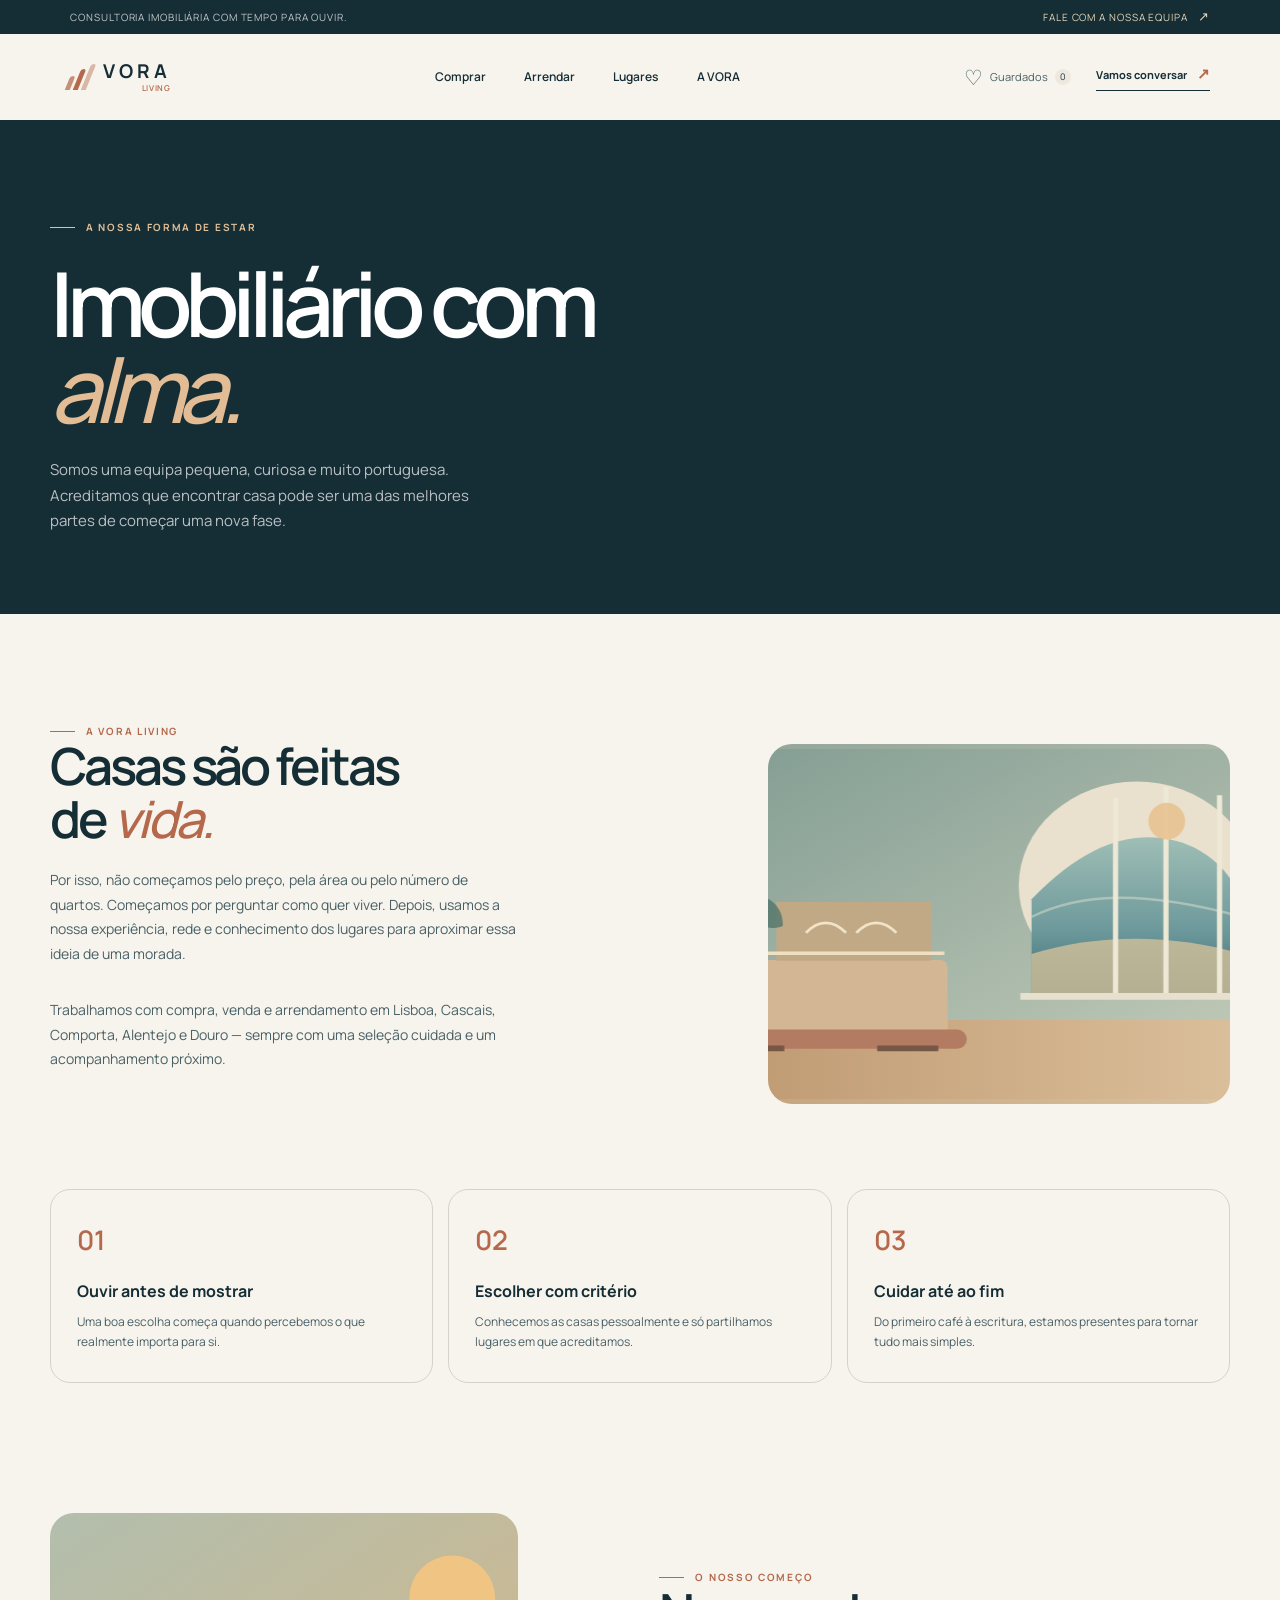
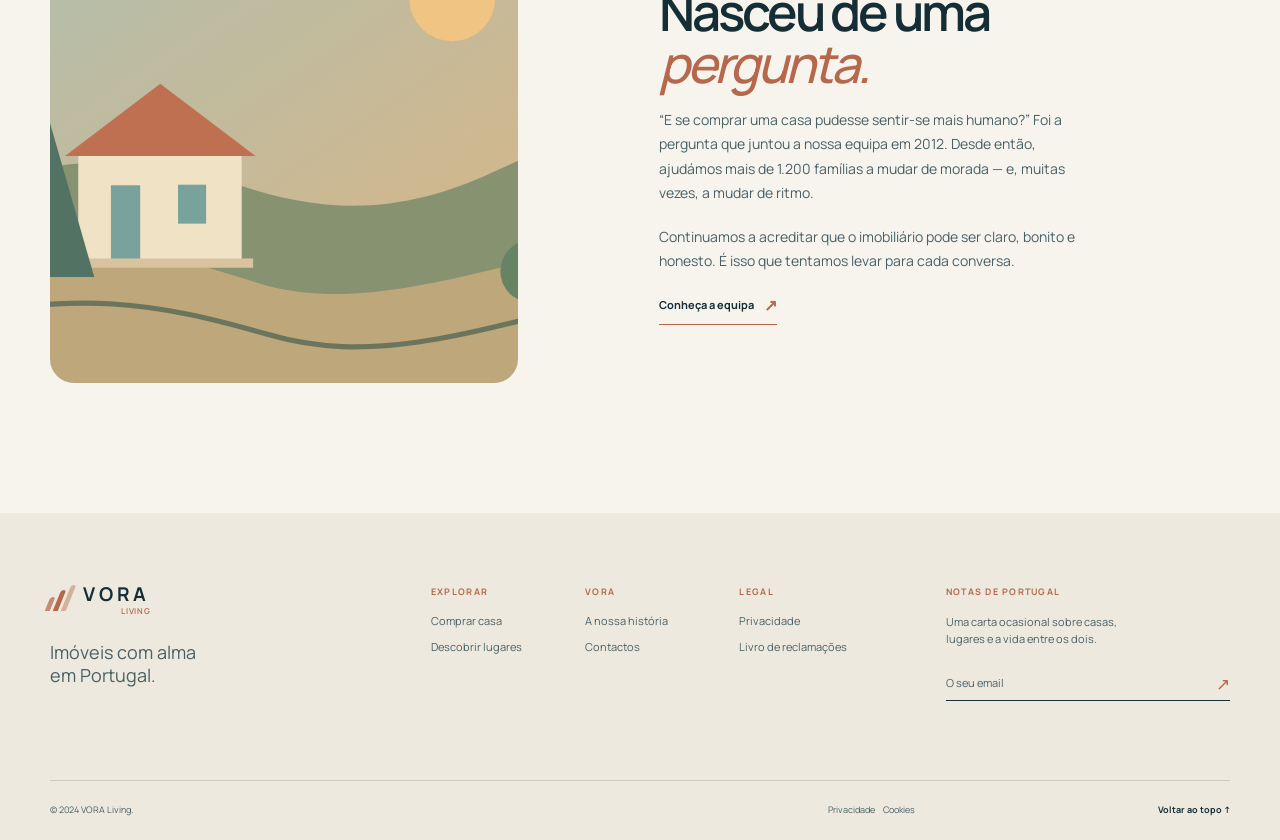
<file: sobre.html>
<!doctype html>
<html lang="pt-PT">
  <head><meta charset="UTF-8" /><meta name="viewport" content="width=device-width, initial-scale=1.0" /><meta name="description" content="Conheça a VORA Living e a nossa forma de trabalhar." /><meta property="og:image" content="https://voraimoveis.vercel.app/assets/social-image.png" /><meta name="twitter:card" content="summary_large_image" /><meta name="twitter:image" content="https://voraimoveis.vercel.app/assets/social-image.png" /><title>A VORA — VORA Living</title><link rel="preconnect" href="https://fonts.googleapis.com" /><link rel="preconnect" href="https://fonts.gstatic.com" crossorigin /><link href="https://fonts.googleapis.com/css2?family=Manrope:wght@400;500;600;700;800&display=swap" rel="stylesheet" /><link rel="stylesheet" href="styles.css" /><link rel="stylesheet" href="pages.css" /></head>
  <body>
    <div class="announcement-bar"><p>Consultoria imobiliária com tempo para ouvir.</p><a href="contacto.html">Fale com a nossa equipa <span aria-hidden="true">↗</span></a></div><header class="site-header" id="topo"><a class="brand" href="index.html#topo" aria-label="VORA Living, início"><span class="brand-mark" aria-hidden="true"><span></span><span></span><span></span></span><span class="brand-name">VORA<span>living</span></span></a><nav class="main-nav" aria-label="Navegação principal"><a href="index.html#imoveis">Comprar</a><a href="index.html#imoveis">Arrendar</a><a href="index.html#lugares">Lugares</a><a href="sobre.html">A VORA</a></nav><div class="header-actions"><button class="saved-link" type="button" aria-label="Abrir imóveis guardados"><span class="heart-icon" aria-hidden="true">♡</span><span>Guardados</span><span class="saved-count">0</span></button><a class="header-contact" href="contacto.html">Vamos conversar <span aria-hidden="true">↗</span></a><button class="menu-toggle" type="button" aria-label="Abrir menu" aria-expanded="false"><span></span><span></span></button></div></header>
    <main class="page-main"><section class="standard-hero"><div class="shell"><span class="eyebrow"><span></span> A nossa forma de estar</span><h1>Imobiliário com<br /><em>alma.</em></h1><p>Somos uma equipa pequena, curiosa e muito portuguesa. Acreditamos que encontrar casa pode ser uma das melhores partes de começar uma nova fase.</p></div></section><section class="about-section"><div class="shell"><div class="about-intro"><div class="about-copy"><span class="eyebrow"><span></span> A VORA Living</span><h2>Casas são feitas<br />de <em>vida.</em></h2><p>Por isso, não começamos pelo preço, pela área ou pelo número de quartos. Começamos por perguntar como quer viver. Depois, usamos a nossa experiência, rede e conhecimento dos lugares para aproximar essa ideia de uma morada.</p><p>Trabalhamos com compra, venda e arrendamento em Lisboa, Cascais, Comporta, Alentejo e Douro — sempre com uma seleção cuidada e um acompanhamento próximo.</p></div><div class="about-art"></div></div><div class="values-grid"><article class="value-card"><span>01</span><h3>Ouvir antes de mostrar</h3><p>Uma boa escolha começa quando percebemos o que realmente importa para si.</p></article><article class="value-card"><span>02</span><h3>Escolher com critério</h3><p>Conhecemos as casas pessoalmente e só partilhamos lugares em que acreditamos.</p></article><article class="value-card"><span>03</span><h3>Cuidar até ao fim</h3><p>Do primeiro café à escritura, estamos presentes para tornar tudo mais simples.</p></article></div><div class="about-story"><div class="story-art"></div><div class="story-copy"><span class="eyebrow"><span></span> O nosso começo</span><h2>Nasceu de uma<br /><em>pergunta.</em></h2><p>“E se comprar uma casa pudesse sentir-se mais humano?” Foi a pergunta que juntou a nossa equipa em 2012. Desde então, ajudámos mais de 1.200 famílias a mudar de morada — e, muitas vezes, a mudar de ritmo.</p><p>Continuamos a acreditar que o imobiliário pode ser claro, bonito e honesto. É isso que tentamos levar para cada conversa.</p><a class="text-link" href="contacto.html">Conheça a equipa <span aria-hidden="true">↗</span></a></div></div></div></section></main>
    <footer class="site-footer"><div class="shell footer-top"><div><a class="brand brand-footer" href="index.html#topo"><span class="brand-mark" aria-hidden="true"><span></span><span></span><span></span></span><span class="brand-name">VORA<span>living</span></span></a><p>Imóveis com alma<br />em Portugal.</p></div><div class="footer-links"><div><span>Explorar</span><a href="index.html#imoveis">Comprar casa</a><a href="index.html#lugares">Descobrir lugares</a></div><div><span>VORA</span><a href="sobre.html">A nossa história</a><a href="contacto.html">Contactos</a></div><div><span>Legal</span><a href="privacidade.html">Privacidade</a><a href="contacto.html">Livro de reclamações</a></div></div><div class="newsletter"><span>Notas de Portugal</span><p>Uma carta ocasional sobre casas, lugares e a vida entre os dois.</p><form id="newsletter-form"><input type="email" aria-label="O seu email" placeholder="O seu email" required /><button type="submit" aria-label="Subscrever">↗</button></form><small id="newsletter-note" aria-live="polite"></small></div></div><div class="shell footer-bottom"><span>© 2024 VORA Living.</span><span>Privacidade&nbsp;&nbsp;&nbsp; Cookies</span><a href="#topo">Voltar ao topo ↑</a></div></footer><div class="toast" id="toast" role="status" aria-live="polite"></div><script src="script.js"></script>
  </body>
</html>
</file>
<file: styles.css>
:root {
  --ink: #152d35;
  --ink-soft: #486066;
  --paper: #f7f4ed;
  --paper-warm: #eee9de;
  --cream: #fbfaf6;
  --sand: #d9c9ac;
  --clay: #b5684b;
  --sage: #7f917f;
  --line: rgba(21, 45, 53, 0.16);
  --shadow: 0 24px 70px rgba(18, 39, 47, 0.12);
  --display: "Manrope", Arial, sans-serif;
  --sans: "Manrope", Arial, sans-serif;
}

* { box-sizing: border-box; }
html { scroll-behavior: smooth; }
body { margin: 0; color: var(--ink); background: var(--paper); font-family: var(--sans); font-size: 15px; line-height: 1.5; }
body.menu-open { overflow: hidden; }
a { color: inherit; text-decoration: none; }
button, input, select { font: inherit; }
button { color: inherit; }
.shell { width: min(1180px, calc(100% - 96px)); margin: 0 auto; }

.announcement-bar { min-height: 34px; padding: 7px 5.5vw; display: flex; align-items: center; justify-content: space-between; gap: 20px; background: var(--ink); color: rgba(255,255,255,.74); font-size: 10px; letter-spacing: .09em; text-transform: uppercase; }
.announcement-bar p { margin: 0; }
.announcement-bar a { color: #e6d6b6; }
.announcement-bar a span { margin-left: 7px; font-size: 13px; }

.site-header { position: relative; z-index: 8; min-height: 86px; padding: 0 5.5vw; display: flex; align-items: center; justify-content: space-between; background: var(--paper); }
.brand { display: inline-flex; align-items: center; gap: 11px; }
.brand-mark { position: relative; width: 22px; height: 26px; display: inline-flex; align-items: flex-end; gap: 3px; transform: skew(-22deg); }
.brand-mark span { display: block; width: 5px; border-radius: 4px 4px 0 0; background: var(--clay); }
.brand-mark span:nth-child(1) { height: 14px; opacity: .72; }
.brand-mark span:nth-child(2) { height: 21px; }
.brand-mark span:nth-child(3) { height: 26px; opacity: .44; }
.brand-name { letter-spacing: .2em; font-size: 19px; font-weight: 700; line-height: 1; }
.brand-name span { display: block; margin-top: 3px; color: var(--clay); letter-spacing: .08em; font-size: 8px; font-weight: 600; text-align: right; text-transform: uppercase; }
.main-nav { display: flex; align-items: center; gap: clamp(22px, 3vw, 45px); margin-left: 40px; font-size: 12px; font-weight: 600; }
.main-nav a, .header-contact, .saved-link { transition: color .2s ease; }
.main-nav a:hover, .header-contact:hover, .saved-link:hover { color: var(--clay); }
.header-actions { display: flex; align-items: center; gap: 25px; }
.saved-link { border: 0; padding: 0; display: inline-flex; align-items: center; gap: 7px; background: transparent; cursor: pointer; color: var(--ink-soft); font-size: 11px; }
.heart-icon { font-size: 21px; line-height: 1; }
.saved-count { width: 16px; height: 16px; display: inline-grid; place-items: center; border-radius: 50%; background: var(--paper-warm); color: var(--ink); font-size: 9px; }
.header-contact { padding-bottom: 4px; border-bottom: 1px solid var(--ink); font-size: 11px; font-weight: 700; }
.header-contact span { margin-left: 8px; color: var(--clay); font-size: 15px; }
.menu-toggle { display: none; width: 35px; height: 35px; padding: 8px 5px; border: 0; background: transparent; cursor: pointer; }
.menu-toggle span { display: block; width: 25px; height: 1px; margin: 6px 0; background: var(--ink); transition: transform .25s ease; }

.hero { position: relative; min-height: 625px; overflow: hidden; background: #56726d; color: #fff; }
.hero-image { position: absolute; inset: 0; background-image: url("assets/hero.svg"); background-position: center 55%; background-size: cover; transform: scale(1.015); }
.hero-overlay { position: absolute; inset: 0; background: linear-gradient(90deg, rgba(16,40,46,.82) 0%, rgba(16,40,46,.42) 43%, rgba(16,40,46,.1) 100%), linear-gradient(0deg, rgba(11,33,38,.5) 0%, transparent 48%); }
.hero-content { position: relative; z-index: 1; padding-top: 116px; }
.eyebrow { display: flex; align-items: center; gap: 11px; color: var(--clay); font-size: 10px; font-weight: 700; letter-spacing: .17em; text-transform: uppercase; }
.eyebrow > span { display: inline-block; width: 25px; height: 1px; background: currentColor; }
.eyebrow-light { color: #e4cba8; }
.hero h1 { max-width: 670px; margin: 27px 0 20px; font-family: var(--display); font-size: clamp(52px, 6vw, 88px); font-weight: 500; letter-spacing: -.045em; line-height: .98; }
em { color: var(--clay); font-style: italic; font-weight: 500; }
.hero h1 em { color: #e8cba5; }
.hero-copy { max-width: 340px; margin: 0; color: rgba(255,255,255,.8); font-size: 16px; line-height: 1.55; }
.hero-proof { display: flex; align-items: center; gap: 13px; margin-top: 58px; color: rgba(255,255,255,.72); font-size: 11px; line-height: 1.4; }
.hero-proof p { margin: 0; }
.hero-proof strong { color: #fff; font-weight: 600; }
.avatar-stack { display: flex; align-items: center; }
.avatar-stack span { width: 27px; height: 27px; display: grid; place-items: center; margin-left: -5px; border: 1px solid rgba(255,255,255,.8); border-radius: 50%; background: var(--clay); color: #fff; font-size: 7px; font-weight: 700; }
.avatar-stack span:first-child { margin-left: 0; background: #c3a581; }.avatar-stack span:nth-child(2) { background: #78908b; }.avatar-stack span:nth-child(3) { background: #8e6d59; }.avatar-stack span:last-child { background: transparent; border-color: rgba(255,255,255,.55); font-size: 14px; }
.scroll-cue { position: absolute; z-index: 1; right: 5.5vw; bottom: 39px; display: flex; align-items: center; gap: 11px; color: rgba(255,255,255,.78); font-size: 9px; letter-spacing: .16em; text-transform: uppercase; transform: rotate(-90deg) translateX(100%); transform-origin: right bottom; }
.scroll-line { display: inline-block; width: 48px; height: 1px; background: #fff; }

.search-panel-wrap { position: relative; z-index: 3; margin-top: -37px; }
.search-panel { padding: 0 28px 23px; background: var(--cream); box-shadow: var(--shadow); }
.search-tabs { display: flex; align-items: center; gap: 28px; height: 58px; border-bottom: 1px solid var(--line); }
.search-tab { position: relative; height: 100%; padding: 0 0; border: 0; background: none; color: var(--ink-soft); cursor: pointer; font-size: 11px; font-weight: 700; }
.search-tab::after { position: absolute; left: 0; right: 0; bottom: -1px; height: 2px; background: var(--clay); content: ""; opacity: 0; transform: scaleX(.2); transition: .25s ease; }
.search-tab.is-active { color: var(--ink); }.search-tab.is-active::after { opacity: 1; transform: scaleX(1); }
.search-form { min-height: 100px; display: grid; grid-template-columns: 1.8fr 1fr 1fr auto; align-items: center; gap: 22px; }
.search-field { display: flex; flex-direction: column; gap: 6px; min-width: 0; padding-right: 22px; border-right: 1px solid var(--line); }
.field-label { color: var(--ink-soft); font-size: 10px; letter-spacing: .1em; text-transform: uppercase; }
.field-value { display: flex; align-items: center; gap: 7px; }
.field-value input, .search-field select { min-width: 0; width: 100%; padding: 0; border: 0; outline: 0; color: var(--ink); background: transparent; font-size: 13px; appearance: none; }
.search-field select { padding-right: 20px; background: url("data:image/svg+xml,%3Csvg xmlns='http://www.w3.org/2000/svg' width='12' height='12' viewBox='0 0 12 12'%3E%3Cpath fill='none' stroke='%23152d35' stroke-width='1.2' d='m3 4.5 3 3 3-3'/%3E%3C/svg%3E") no-repeat right center; cursor: pointer; }
.field-value input::placeholder { color: var(--ink); opacity: .9; }.pin-icon { color: var(--clay); font-size: 20px; line-height: 1; }
.search-button { min-height: 52px; padding: 0 22px; display: inline-flex; align-items: center; gap: 12px; border: 0; background: var(--clay); color: #fff; cursor: pointer; font-size: 11px; font-weight: 700; transition: background .2s ease, transform .2s ease; }
.search-button:hover { background: #974d33; transform: translateY(-2px); }.search-glass { position: relative; width: 14px; height: 14px; display: inline-block; border: 1px solid #fff; border-radius: 50%; }.search-glass::after { position: absolute; right: -5px; bottom: -3px; width: 6px; height: 1px; background: #fff; content: ""; transform: rotate(45deg); }
.search-result-note { min-height: 0; margin: -2px 0 0; color: var(--clay); font-size: 11px; }
.search-feedback { min-height: 17px; display: flex; align-items: center; justify-content: space-between; gap: 15px; }.clear-search { padding: 0; border: 0; border-bottom: 1px solid var(--clay); background: transparent; color: var(--clay); cursor: pointer; font-size: 10px; font-weight: 800; text-transform: uppercase; }.clear-search:hover { color: var(--ink); }

.intro-section { padding: 140px 0 136px; }.intro-kicker { display: flex; align-items: center; gap: 28px; }.section-index { color: var(--clay); font-family: var(--display); font-size: 16px; font-style: italic; }.intro-grid { display: grid; grid-template-columns: 1.45fr .75fr; gap: 11%; margin-top: 30px; }.intro-grid h2, .section-heading-row h2, .places-heading h2 { margin: 0; font-family: var(--display); font-size: clamp(39px, 4.8vw, 65px); font-weight: 500; letter-spacing: -.045em; line-height: 1.07; }.intro-grid h2 em, .section-heading-row h2 em, .places-heading h2 em { color: var(--clay); }.intro-text { padding-top: 12px; }.intro-text p { max-width: 315px; margin: 0 0 28px; color: var(--ink-soft); font-size: 15px; line-height: 1.72; }.text-link { display: inline-flex; align-items: center; gap: 10px; padding-bottom: 7px; border-bottom: 1px solid var(--clay); color: var(--ink); font-size: 11px; font-weight: 700; }.text-link span { color: var(--clay); font-size: 16px; transition: transform .2s ease; }.text-link:hover span { transform: translate(3px,-2px); }
.stats-row { display: grid; grid-template-columns: repeat(3, 1fr) 1.65fr; gap: 0; margin-top: 106px; border-top: 1px solid var(--line); }.stat { min-height: 116px; padding: 27px 22px 0 0; border-right: 1px solid var(--line); }.stat:not(:first-child) { padding-left: 25px; }.stat strong { display: block; font-family: var(--display); font-size: 43px; font-weight: 500; line-height: 1; }.stat > span:not(.quote-mark) { display: block; margin-top: 10px; color: var(--ink-soft); font-size: 10px; line-height: 1.45; text-transform: uppercase; }.stat-quote { position: relative; padding-left: 48px !important; border-right: 0; }.quote-mark { position: absolute; left: 25px; top: 25px; color: var(--clay); font-family: var(--display); font-size: 45px; line-height: .8; }.stat-quote p { max-width: 220px; margin: 27px 0 0; font-family: var(--display); font-size: 17px; line-height: 1.25; }

.listings-section { padding: 123px 0 140px; background: var(--paper-warm); }.section-heading-row { display: flex; justify-content: space-between; align-items: end; gap: 60px; }.section-heading-row h2 { margin-top: 25px; }.heading-side { max-width: 245px; padding-bottom: 4px; }.heading-side p { margin: 0 0 25px; color: var(--ink-soft); font-size: 12px; line-height: 1.65; }.listing-grid { display: grid; grid-template-columns: 1.45fr 1fr; gap: 56px 26px; margin-top: 72px; }.property-card { min-width: 0; }.property-card:nth-child(3) { grid-column: 1; }.property-card:nth-child(4) { grid-column: 2; margin-top: -170px; }.property-image { position: relative; min-height: 365px; overflow: hidden; background-position: center; background-size: cover; }.property-card-featured .property-image { min-height: 505px; }.image-comporta { background-image: url("https://images.unsplash.com/photo-1600585154340-be6161a56a0c?auto=format&fit=crop&w=1400&q=85"); }.image-lisboa { background-image: url("https://images.unsplash.com/photo-1600607687920-4e2a09cf159d?auto=format&fit=crop&w=1000&q=85"); }.image-douro { background-image: url("https://images.unsplash.com/photo-1500534623283-312aade485b7?auto=format&fit=crop&w=1000&q=85"); }.image-cascais { background-image: url("https://images.unsplash.com/photo-1494526585095-c41746248156?auto=format&fit=crop&w=1000&q=85"); }.property-image::after, .place-bg::after { position: absolute; inset: 0; background: linear-gradient(0deg, rgba(15,35,39,.42), transparent 42%); content: ""; }.property-image { transition: transform .45s ease; }.property-card:hover .property-image { transform: scale(1.01); }.property-badge { position: absolute; z-index: 1; top: 21px; left: 21px; padding: 8px 11px; background: var(--cream); color: var(--ink); font-size: 9px; font-weight: 700; letter-spacing: .08em; text-transform: uppercase; }.favorite-button { position: absolute; z-index: 1; top: 16px; right: 17px; width: 38px; height: 38px; display: grid; place-items: center; border: 1px solid rgba(255,255,255,.7); border-radius: 50%; background: rgba(16,40,46,.13); color: #fff; cursor: pointer; font-size: 23px; line-height: 1; transition: .2s ease; }.favorite-button:hover, .favorite-button[aria-pressed="true"] { background: var(--clay); border-color: var(--clay); }.favorite-button[aria-pressed="true"] { font-size: 0; }.favorite-button[aria-pressed="true"]::after { content: "♥"; font-size: 17px; }.property-image-caption { position: absolute; z-index: 1; right: 21px; bottom: 19px; left: 21px; display: flex; justify-content: space-between; color: #fff; font-size: 10px; letter-spacing: .05em; }.property-image-caption span:last-child { opacity: .72; }.property-info { display: grid; grid-template-columns: 1fr auto; gap: 5px 15px; padding: 18px 2px 0; }.property-kind { color: var(--clay); font-size: 9px; font-weight: 700; letter-spacing: .1em; text-transform: uppercase; }.property-info h3 { margin: 4px 0 0; font-family: var(--display); font-size: 25px; font-weight: 500; line-height: 1; }.property-price { padding-top: 2px; font-family: var(--display); font-size: 17px; white-space: nowrap; }.property-details { grid-column: 1 / -1; display: flex; align-items: center; gap: 9px; margin-top: 8px; color: var(--ink-soft); font-size: 10px; text-transform: uppercase; }.property-details i { width: 3px; height: 3px; border-radius: 50%; background: var(--clay); }.empty-state { padding: 78px 30px; text-align: center; }.empty-icon { color: var(--clay); font-family: var(--display); font-size: 38px; }.empty-state h3 { margin: 9px 0; font-family: var(--display); font-size: 29px; font-weight: 500; }.empty-state p { margin: 0 auto 20px; color: var(--ink-soft); font-size: 13px; }

.places-section { padding: 144px 0 147px; }.places-heading { display: flex; justify-content: space-between; align-items: end; gap: 40px; }.places-heading h2 { margin-top: 24px; }.places-heading p { max-width: 290px; margin: 0 3% 6px 0; color: var(--ink-soft); font-size: 13px; line-height: 1.65; }.places-grid { display: grid; grid-template-columns: 1.42fr .82fr .82fr; gap: 16px; margin-top: 61px; }.place-card { position: relative; min-height: 392px; overflow: hidden; color: #fff; }.place-card-large { min-height: 460px; }.place-bg { position: absolute; inset: 0; background-position: center; background-size: cover; transition: transform .6s ease; }.place-card:hover .place-bg { transform: scale(1.05); }.bg-alentejo { background-image: url("https://images.unsplash.com/photo-1500534623283-312aade485b7?auto=format&fit=crop&w=1400&q=85"); }.bg-lisboa { background-image: url("https://images.unsplash.com/photo-1555881400-74d7acaacd8b?auto=format&fit=crop&w=1000&q=85"); }.bg-costa { background-image: url("https://images.unsplash.com/photo-1507525428034-b723cf961d3e?auto=format&fit=crop&w=1000&q=85"); }.place-content { position: absolute; z-index: 1; right: 26px; bottom: 23px; left: 26px; }.place-content > span { color: rgba(255,255,255,.72); font-size: 9px; letter-spacing: .13em; text-transform: uppercase; }.place-content h3 { margin: 6px 0 1px; font-family: var(--display); font-size: 38px; font-weight: 500; line-height: 1; }.place-content small { color: rgba(255,255,255,.72); font-size: 11px; }.place-arrow { position: absolute; z-index: 1; top: 21px; right: 24px; width: 34px; height: 34px; display: grid; place-items: center; border: 1px solid rgba(255,255,255,.65); border-radius: 50%; font-size: 16px; }

.testimonial-section { position: relative; overflow: hidden; background: var(--ink); color: #fff; }.testimonial-shape { position: absolute; right: -5%; bottom: -50%; width: 58%; height: 170%; border: 1px solid rgba(233,207,169,.18); border-radius: 50%; transform: rotate(25deg); }.testimonial-shape::before, .testimonial-shape::after { position: absolute; inset: 7%; border: 1px solid rgba(233,207,169,.11); border-radius: 50%; content: ""; }.testimonial-shape::after { inset: 15%; }.testimonial-inner { position: relative; min-height: 510px; padding: 105px 0 85px; }.quote-mark-large { position: static; display: block; font-size: 72px; color: #c88b6c; }.testimonial-inner blockquote { max-width: 780px; margin: 13px 0 36px; font-family: var(--display); font-size: clamp(32px, 4vw, 53px); font-weight: 500; letter-spacing: -.035em; line-height: 1.1; }.testimonial-author { display: flex; align-items: center; gap: 17px; color: rgba(255,255,255,.65); font-size: 10px; line-height: 1.45; }.testimonial-author p { margin: 0; }.testimonial-author strong { color: #fff; font-weight: 600; }.author-line { width: 32px; height: 1px; background: #c88b6c; }.testimonial-control { position: absolute; right: 0; bottom: 86px; display: flex; align-items: center; gap: 13px; color: rgba(255,255,255,.55); font-size: 10px; }.control-line { width: 55px; height: 1px; background: rgba(255,255,255,.3); }.testimonial-control button { width: 34px; height: 34px; margin-left: 13px; border: 1px solid rgba(255,255,255,.3); border-radius: 50%; background: transparent; color: #fff; cursor: pointer; }

.contact-section { padding: 137px 0 145px; }.contact-card { display: grid; grid-template-columns: 1fr 1fr; min-height: 421px; background: var(--clay); color: #fff; overflow: hidden; }.contact-copy { padding: 62px 68px; }.contact-copy h2 { margin: 23px 0 17px; font-family: var(--display); font-size: clamp(38px, 4.3vw, 58px); font-weight: 500; letter-spacing: -.05em; line-height: 1.01; }.contact-copy h2 em { color: #edcfaa; }.contact-copy p { max-width: 320px; margin: 0 0 31px; color: rgba(255,255,255,.78); font-size: 13px; line-height: 1.65; }.button { display: inline-flex; align-items: center; gap: 16px; min-height: 46px; padding: 0 18px; font-size: 11px; font-weight: 700; transition: transform .2s ease, background .2s ease; }.button:hover { transform: translateY(-2px); }.button-light { background: #f2e7d6; color: var(--ink); }.button-light span { color: var(--clay); font-size: 16px; }.contact-visual { position: relative; overflow: hidden; background: #d8bd97; }.contact-visual::before { position: absolute; inset: 0; background: linear-gradient(145deg, rgba(255,234,199,.33), transparent 50%); content: ""; }.contact-sun { position: absolute; top: 52px; right: 22%; width: 155px; height: 155px; border-radius: 50%; background: #ecd0a1; box-shadow: 0 0 0 35px rgba(239,216,176,.11), 0 0 0 73px rgba(239,216,176,.08); }.contact-silhouette { position: absolute; right: 0; bottom: -1px; width: 75%; height: 63%; background: #71827a; clip-path: polygon(25% 100%, 29% 35%, 48% 15%, 57% 36%, 70% 22%, 79% 45%, 100% 54%, 100% 100%); opacity: .92; }.contact-visual > span { position: absolute; right: 22px; bottom: 19px; color: rgba(21,45,53,.65); font-size: 8px; letter-spacing: .12em; text-transform: uppercase; }

.site-footer { background: var(--paper-warm); }.footer-top { display: grid; grid-template-columns: .9fr 1.3fr .85fr; gap: 80px; padding: 72px 0 70px; }.brand-footer { align-items: flex-start; }.footer-top > div:first-child > p { margin: 24px 0 0; color: var(--ink-soft); font-family: var(--display); font-size: 18px; line-height: 1.25; }.footer-links { display: grid; grid-template-columns: repeat(3, 1fr); gap: 28px; }.footer-links div, .newsletter { display: flex; flex-direction: column; gap: 9px; }.footer-links span, .newsletter > span { margin-bottom: 6px; color: var(--clay); font-size: 9px; font-weight: 700; letter-spacing: .14em; text-transform: uppercase; }.footer-links a { color: var(--ink-soft); font-size: 11px; }.footer-links a:hover { color: var(--clay); }.newsletter p { max-width: 210px; margin: 0 0 11px; color: var(--ink-soft); font-size: 11px; line-height: 1.55; }.newsletter form { display: flex; border-bottom: 1px solid var(--ink); }.newsletter input { width: 100%; padding: 8px 0; border: 0; outline: 0; background: transparent; color: var(--ink); font-size: 11px; }.newsletter input::placeholder { color: var(--ink-soft); }.newsletter button { padding: 0 0 0 10px; border: 0; background: transparent; color: var(--clay); cursor: pointer; font-size: 17px; }.newsletter small { color: var(--clay); font-size: 10px; }.footer-bottom { min-height: 60px; display: grid; grid-template-columns: 1fr 1fr auto; align-items: center; gap: 20px; border-top: 1px solid var(--line); color: var(--ink-soft); font-size: 9px; }.footer-bottom span:nth-child(2) { text-align: center; }.footer-bottom a { color: var(--ink); font-weight: 700; }
.toast { position: fixed; z-index: 20; right: 26px; bottom: 26px; max-width: 300px; padding: 15px 18px; background: var(--ink); color: #fff; box-shadow: var(--shadow); font-size: 11px; opacity: 0; pointer-events: none; transform: translateY(10px); transition: .25s ease; }.toast.is-visible { opacity: 1; transform: translateY(0); }
.intro-section, .listings-section, .places-section, .testimonial-section, .contact-section { opacity: 0; transform: translateY(18px); transition: opacity .8s ease, transform .8s ease; }
.intro-section.is-visible, .listings-section.is-visible, .places-section.is-visible, .testimonial-section.is-visible, .contact-section.is-visible { opacity: 1; transform: translateY(0); }
.hero-image { background-image: url("assets/hero.svg"); }
.image-comporta { background-image: url("assets/comporta.svg"); }
.image-lisboa { background-image: url("assets/lisboa.svg"); }
.image-douro { background-image: url("assets/douro.svg"); }
.image-cascais { background-image: url("assets/cascais.svg"); }
.bg-alentejo { background-image: url("assets/alentejo.svg"); }
.bg-lisboa { background-image: url("assets/city.svg"); }
.bg-costa { background-image: url("assets/coast.svg"); }
.search-panel { border-radius: 22px; }
.property-image { border-radius: 20px; }
.property-badge { border-radius: 999px; }
.place-card { border-radius: 20px; }
.contact-card { border-radius: 24px; }
.search-button, .button { border-radius: 999px; }
.toast { border-radius: 14px; }
.skip-link { position: fixed; z-index: 30; top: 12px; left: 12px; padding: 10px 14px; border-radius: 999px; background: var(--clay); color: #fff; font-size: 11px; font-weight: 800; transform: translateY(-150%); transition: transform .2s ease; }.skip-link:focus { transform: translateY(0); }
@keyframes vora-rise { from { opacity: 0; transform: translateY(22px); } to { opacity: 1; transform: translateY(0); } }
@keyframes vora-fade { from { opacity: 0; } to { opacity: 1; } }
@keyframes vora-image-in { from { opacity: 0; transform: scale(1.05); } to { opacity: 1; transform: scale(1.015); } }
.hero-image { animation: vora-image-in 1.1s cubic-bezier(.2,.7,.2,1) both; }
.hero-content .eyebrow { animation: vora-rise .65s .12s both; }.hero h1 { animation: vora-rise .75s .22s both; }.hero-copy { animation: vora-rise .65s .34s both; }.hero-proof { animation: vora-rise .65s .46s both; }.scroll-cue { animation: vora-fade .8s .85s both; }
.search-panel-wrap { animation: vora-rise .75s .42s both; }
.intro-section.is-visible .intro-kicker, .intro-section.is-visible .intro-grid, .intro-section.is-visible .stats-row { animation: vora-rise .7s both; }.intro-section.is-visible .intro-grid { animation-delay: .08s; }.intro-section.is-visible .stats-row { animation-delay: .16s; }
.listings-section.is-visible .section-heading-row { animation: vora-rise .7s both; }.listing-grid .property-card { opacity: 0; transform: translateY(20px); }.listings-section.is-visible .property-card { animation: vora-rise .65s both; }.listings-section.is-visible .property-card:nth-child(2) { animation-delay: .08s; }.listings-section.is-visible .property-card:nth-child(3) { animation-delay: .16s; }.listings-section.is-visible .property-card:nth-child(4) { animation-delay: .24s; }
.places-section.is-visible .places-heading { animation: vora-rise .7s both; }.places-grid .place-card { opacity: 0; transform: translateY(20px); }.places-section.is-visible .place-card { animation: vora-rise .65s both; }.places-section.is-visible .place-card:nth-child(2) { animation-delay: .1s; }.places-section.is-visible .place-card:nth-child(3) { animation-delay: .2s; }
.testimonial-section.is-visible .testimonial-inner, .contact-section.is-visible .contact-card { animation: vora-rise .75s both; }.testimonial-inner blockquote, .testimonial-author { transition: opacity .18s ease, transform .18s ease; }.testimonial-inner.is-changing blockquote, .testimonial-inner.is-changing .testimonial-author { opacity: 0; transform: translateY(8px); }
.button, .search-button, .favorite-button, .testimonial-control button { will-change: transform; }.button:hover, .search-button:hover { transform: translateY(-3px); }.favorite-button:hover, .testimonial-control button:hover { transform: translateY(-2px); }
.intro-section, .listings-section, .places-section, .testimonial-section, .contact-section, .policy-section, .gallery-section, .related-section { scroll-margin-top: 24px; }
@media (prefers-reduced-motion: reduce) {
  html { scroll-behavior: auto; }
  *, *::before, *::after { animation-duration: .01ms !important; animation-iteration-count: 1 !important; transition-duration: .01ms !important; }
  .intro-section, .listings-section, .places-section, .testimonial-section, .contact-section, .listing-grid .property-card, .places-grid .place-card { opacity: 1 !important; transform: none !important; }
}
.property-open { grid-column: 1 / -1; justify-self: start; display: inline-flex; align-items: center; gap: 8px; margin-top: 12px; color: var(--ink); font-size: 10px; font-weight: 800; text-transform: uppercase; }.property-open span { color: var(--clay); font-size: 15px; transition: transform .2s ease; }.property-open:hover span { transform: translate(3px, -2px); }
.property-card[role="group"] { cursor: pointer; }.property-card[role="group"]:focus-visible { outline: 2px solid var(--clay); outline-offset: 7px; }


@media (max-width: 900px) {
  .shell { width: min(100% - 48px, 660px); }.main-nav { gap: 17px; margin-left: 20px; }.header-actions { gap: 13px; }.saved-link span:nth-child(2), .header-contact { display: none; }
  .hero { min-height: 590px; }.hero-content { padding-top: 98px; }.search-form { grid-template-columns: 1fr 1fr; padding: 20px 0 21px; gap: 20px; }.search-field { padding-right: 0; border-right: 0; }.search-button { grid-column: 1 / -1; justify-content: center; }
  .intro-section, .places-section { padding: 100px 0; }.intro-grid { grid-template-columns: 1fr; gap: 26px; }.intro-text { padding-top: 0; }.intro-text p { max-width: 440px; }.stats-row { margin-top: 75px; grid-template-columns: repeat(3, 1fr); }.stat-quote { display: none; }
  .listings-section { padding: 100px 0; }.listing-grid { gap: 45px 18px; }.property-image, .property-card-featured .property-image { min-height: 350px; }.property-card-featured .property-image { min-height: 435px; }.property-card:nth-child(4) { margin-top: -130px; }
  .places-heading { align-items: start; flex-direction: column; }.places-heading p { margin: 0; }.places-grid { grid-template-columns: 1fr 1fr; }.place-card-large { grid-row: span 2; min-height: 510px; }.place-card { min-height: 247px; }
  .contact-section { padding: 100px 0; }.contact-copy { padding: 52px 40px; }.footer-top { gap: 45px; grid-template-columns: .8fr 1.2fr; }.newsletter { grid-column: 1 / -1; max-width: 300px; }.footer-bottom { grid-template-columns: 1fr auto; }.footer-bottom span:nth-child(2) { display: none; }
}

@media (max-width: 640px) {
  .shell { width: calc(100% - 40px); }.announcement-bar { padding: 7px 20px; }.announcement-bar p { overflow: hidden; text-overflow: ellipsis; white-space: nowrap; }.announcement-bar a { white-space: nowrap; }.site-header { min-height: 72px; padding: 0 20px; }.main-nav { position: fixed; z-index: 7; inset: 106px 0 auto; display: none; flex-direction: column; align-items: flex-start; gap: 0; padding: 23px 20px 26px; margin: 0; border-top: 1px solid var(--line); border-bottom: 1px solid var(--line); background: var(--paper); box-shadow: 0 20px 30px rgba(18,39,47,.08); }.main-nav.is-open { display: flex; }.main-nav a { width: 100%; padding: 13px 0; font-family: var(--display); font-size: 25px; font-weight: 500; }.header-actions { gap: 13px; }.menu-toggle { display: block; }.menu-toggle.is-open span:first-child { transform: translateY(3.5px) rotate(45deg); }.menu-toggle.is-open span:last-child { transform: translateY(-3.5px) rotate(-45deg); }
  .hero { min-height: 580px; }.hero-image { background-position: 58% center; }.hero-content { padding-top: 90px; }.hero h1 { margin-top: 21px; font-size: 53px; }.hero-copy { max-width: 280px; font-size: 14px; }.hero-proof { margin-top: 41px; }.scroll-cue { right: 19px; bottom: 30px; }
  .search-panel-wrap { width: calc(100% - 28px); }.search-panel { padding: 0 19px 19px; }.search-tabs { gap: 22px; }.search-form { grid-template-columns: 1fr; gap: 17px; padding-top: 20px; }.search-button { grid-column: auto; }.search-result-note { margin-top: 0; }.search-feedback { align-items: flex-start; flex-direction: column; gap: 4px; }
  .intro-section { padding: 85px 0 90px; }.intro-kicker { gap: 17px; }.intro-grid h2, .section-heading-row h2, .places-heading h2 { font-size: 43px; }.stats-row { margin-top: 62px; grid-template-columns: repeat(3, 1fr); }.stat { min-height: 96px; padding-top: 20px; }.stat:not(:first-child) { padding-left: 14px; }.stat strong { font-size: 31px; }.stat > span:not(.quote-mark) { font-size: 8px; }
  .listings-section { padding: 85px 0 90px; }.section-heading-row { display: block; }.heading-side { margin-top: 26px; }.listing-grid { display: block; margin-top: 48px; }.property-card, .property-card:nth-child(4) { margin: 0 0 48px; }.property-image, .property-card-featured .property-image { min-height: 350px; }.property-info h3 { font-size: 23px; }.property-price { font-size: 15px; }
  .places-section { padding: 85px 0 90px; }.places-grid { grid-template-columns: 1fr; gap: 13px; margin-top: 42px; }.place-card, .place-card-large { min-height: 300px; }.place-card-large { grid-row: auto; }.place-content h3 { font-size: 34px; }
  .testimonial-inner { min-height: 500px; padding: 80px 0 80px; }.testimonial-inner blockquote { font-size: 34px; }.testimonial-control { right: 0; bottom: 45px; }.testimonial-author { margin-bottom: 65px; }
  .contact-section { padding: 85px 0; }.contact-card { grid-template-columns: 1fr; }.contact-copy { padding: 46px 28px 50px; }.contact-visual { min-height: 260px; }.contact-sun { top: 32px; right: 25%; width: 105px; height: 105px; }.contact-silhouette { height: 66%; }
  .footer-top { display: block; padding: 55px 0 48px; }.footer-links { margin-top: 48px; gap: 17px; }.footer-links a { font-size: 10px; }.newsletter { margin-top: 44px; }.footer-bottom { min-height: 84px; grid-template-columns: 1fr; gap: 7px; align-content: center; }.footer-bottom a { grid-row: 1; }.footer-bottom span { grid-row: 2; }.footer-bottom a, .footer-bottom span { font-size: 9px; }.toast { right: 18px; bottom: 18px; left: 18px; max-width: none; }
}
</file>
<file: pages.css>
.page-main { overflow: hidden; }
.page-hero { padding: 55px 0 105px; }
.breadcrumb { display: flex; align-items: center; gap: 9px; margin-bottom: 36px; color: var(--ink-soft); font-size: 10px; letter-spacing: .08em; text-transform: uppercase; }
.breadcrumb a { color: var(--clay); font-weight: 700; }
.breadcrumb span { color: var(--line); }

.detail-hero { display: grid; grid-template-columns: minmax(0, 1.1fr) minmax(360px, .9fr); gap: 75px; align-items: center; }
.detail-visual { position: relative; min-height: 590px; overflow: hidden; border-radius: 28px; background: var(--paper-warm); }
.detail-main-image { position: absolute; inset: 0; background-position: center; background-size: cover; }
.detail-image-comporta { background-image: url("assets/comporta.svg"); }
.detail-image-lisboa { background-image: url("assets/lisboa.svg"); }
.detail-image-douro { background-image: url("assets/douro.svg"); }
.detail-image-cascais { background-image: url("assets/cascais.svg"); }
.detail-visual::after { position: absolute; inset: 0; background: linear-gradient(0deg, rgba(15,35,39,.42), transparent 44%); content: ""; }
.detail-visual-top, .detail-visual-bottom { position: absolute; z-index: 1; right: 24px; left: 24px; display: flex; justify-content: space-between; align-items: center; color: #fff; font-size: 10px; letter-spacing: .08em; text-transform: uppercase; }
.detail-visual-top { top: 22px; }.detail-visual-bottom { bottom: 23px; }
.detail-visual-bottom span:last-child { opacity: .72; }
.detail-visual-badge { padding: 9px 12px; border-radius: 999px; background: var(--cream); color: var(--ink); font-size: 9px; font-weight: 800; letter-spacing: .08em; }
.detail-summary { padding-right: 12px; }
.detail-summary .eyebrow { margin-bottom: 24px; }
.detail-summary h1 { max-width: 560px; margin: 0 0 13px; font-family: var(--display); font-size: clamp(50px, 6vw, 84px); font-weight: 600; letter-spacing: -.07em; line-height: .98; }
.detail-summary h1 em { color: var(--clay); }
.detail-location { margin: 0 0 34px; color: var(--ink-soft); font-size: 13px; }
.detail-price { display: block; margin-bottom: 26px; font-family: var(--display); font-size: 25px; font-weight: 600; }
.detail-features { display: flex; flex-wrap: wrap; gap: 0; margin: 0 0 35px; border-top: 1px solid var(--line); border-bottom: 1px solid var(--line); }
.detail-feature { min-width: 88px; padding: 17px 18px 17px 0; margin-right: 17px; border-right: 1px solid var(--line); }.detail-feature:last-child { border-right: 0; margin-right: 0; }.detail-feature strong { display: block; font-size: 14px; }.detail-feature span { display: block; margin-top: 4px; color: var(--ink-soft); font-size: 9px; letter-spacing: .08em; text-transform: uppercase; }
.detail-action-row { display: flex; align-items: center; gap: 15px; flex-wrap: wrap; }.detail-action-row .button { min-height: 49px; padding: 0 22px; }.detail-favorite { position: static; width: 47px; height: 47px; border-color: var(--line); background: transparent; color: var(--ink); }.detail-favorite:hover, .detail-favorite[aria-pressed="true"] { color: #fff; }

.detail-content-section { padding: 0 0 125px; }.detail-content-grid { display: grid; grid-template-columns: minmax(0, 1.1fr) minmax(270px, .6fr); gap: 12%; padding-top: 80px; border-top: 1px solid var(--line); }.detail-content h2 { margin: 0 0 23px; font-family: var(--display); font-size: clamp(34px, 4vw, 53px); font-weight: 600; letter-spacing: -.06em; line-height: 1.05; }.detail-content h2 em { color: var(--clay); }.detail-content p { max-width: 600px; margin: 0 0 20px; color: var(--ink-soft); font-size: 14px; line-height: 1.78; }.detail-aside { padding: 25px; border-radius: 20px; background: var(--paper-warm); }.detail-aside h3 { margin: 0 0 12px; font-family: var(--display); font-size: 23px; font-weight: 600; }.detail-aside p { margin: 0 0 20px; font-size: 12px; line-height: 1.6; }.detail-aside .text-link { color: var(--ink); }
.detail-highlights { display: grid; grid-template-columns: repeat(3, 1fr); gap: 13px; margin-top: 56px; }.highlight-card { min-height: 154px; padding: 24px; border-radius: 18px; background: var(--ink); color: #fff; }.highlight-card:nth-child(2) { background: var(--clay); }.highlight-card:nth-child(3) { background: var(--sage); }.highlight-card strong { display: block; margin-bottom: 12px; color: #f1d0a6; font-family: var(--display); font-size: 30px; font-weight: 600; }.highlight-card:nth-child(2) strong, .highlight-card:nth-child(3) strong { color: #fff; }.highlight-card span { color: rgba(255,255,255,.75); font-size: 10px; line-height: 1.5; text-transform: uppercase; }
.gallery-section { padding: 120px 0 135px; background: var(--paper-warm); }.gallery-heading { display: flex; justify-content: space-between; align-items: end; gap: 30px; }.gallery-heading h2 { margin: 22px 0 0; font-family: var(--display); font-size: clamp(38px, 4.4vw, 61px); font-weight: 600; letter-spacing: -.07em; line-height: 1; }.gallery-heading p { max-width: 260px; margin: 0; color: var(--ink-soft); font-size: 12px; line-height: 1.6; }.gallery-grid { display: grid; grid-template-columns: 1.18fr .82fr; grid-template-rows: 270px 270px; gap: 14px; margin-top: 52px; }.gallery-image { overflow: hidden; border-radius: 20px; background-position: center; background-size: cover; }.gallery-image-large { grid-row: span 2; }.gallery-1 { background-image: url("assets/comporta.svg"); }.gallery-2 { background-image: url("assets/lisboa.svg"); }.gallery-3 { background-image: url("assets/cascais.svg"); }
.related-section { padding: 110px 0; }.related-section h2 { margin: 18px 0 0; font-family: var(--display); font-size: clamp(35px, 4vw, 55px); font-weight: 600; letter-spacing: -.06em; line-height: 1; }.related-grid { display: grid; grid-template-columns: repeat(3, 1fr); gap: 20px; margin-top: 45px; }.related-card { display: block; }.related-card-image { height: 230px; margin-bottom: 16px; border-radius: 18px; background-position: center; background-size: cover; }.related-card:nth-child(1) .related-card-image { background-image: url("assets/lisboa.svg"); }.related-card:nth-child(2) .related-card-image { background-image: url("assets/douro.svg"); }.related-card:nth-child(3) .related-card-image { background-image: url("assets/cascais.svg"); }.related-card small { color: var(--clay); font-size: 9px; font-weight: 800; letter-spacing: .1em; text-transform: uppercase; }.related-card h3 { margin: 5px 0 0; font-family: var(--display); font-size: 23px; font-weight: 600; }

.standard-hero { padding: 100px 0 80px; background: var(--ink); color: #fff; }.standard-hero .eyebrow { color: #e1c097; }.standard-hero h1 { max-width: 790px; margin: 25px 0 0; font-family: var(--display); font-size: clamp(50px, 7vw, 96px); font-weight: 600; letter-spacing: -.08em; line-height: .96; }.standard-hero h1 em { color: #e1bc94; }.standard-hero p { max-width: 460px; margin: 25px 0 0; color: rgba(255,255,255,.7); font-size: 15px; line-height: 1.7; }
.contact-page-section { padding: 112px 0 135px; }.contact-layout { display: grid; grid-template-columns: .8fr 1.2fr; gap: 10%; }.contact-details h2, .about-copy h2 { margin: 0 0 22px; font-family: var(--display); font-size: clamp(34px, 4vw, 52px); font-weight: 600; letter-spacing: -.06em; line-height: 1.05; }.contact-details h2 em, .about-copy h2 em { color: var(--clay); }.contact-details > p, .about-copy > p { max-width: 310px; margin: 0 0 32px; color: var(--ink-soft); font-size: 14px; line-height: 1.75; }.contact-list { display: grid; gap: 18px; margin-top: 32px; }.contact-list div { display: flex; flex-direction: column; gap: 4px; }.contact-list span { color: var(--clay); font-size: 9px; font-weight: 800; letter-spacing: .14em; text-transform: uppercase; }.contact-list a, .contact-list p { margin: 0; font-size: 13px; }.contact-form { padding: 34px; border-radius: 24px; background: var(--paper-warm); }.form-row { display: grid; grid-template-columns: 1fr 1fr; gap: 17px; }.form-field { display: flex; flex-direction: column; gap: 7px; margin-bottom: 18px; }.form-field label { color: var(--ink-soft); font-size: 9px; font-weight: 800; letter-spacing: .12em; text-transform: uppercase; }.form-field input, .form-field select, .form-field textarea { width: 100%; padding: 13px 14px; border: 1px solid rgba(21,45,53,.16); border-radius: 12px; outline: 0; background: var(--cream); color: var(--ink); font-family: var(--sans); font-size: 12px; }.form-field textarea { min-height: 125px; resize: vertical; }.form-field input:focus, .form-field select:focus, .form-field textarea:focus { border-color: var(--clay); }.form-note { min-height: 17px; margin: 13px 0 0; color: var(--clay); font-size: 11px; }
.office-section { padding: 0 0 135px; }.office-card { display: grid; grid-template-columns: 1fr 1fr; min-height: 355px; overflow: hidden; border-radius: 24px; background: var(--clay); color: #fff; }.office-copy { padding: 52px 58px; }.office-copy h2 { margin: 20px 0 15px; font-family: var(--display); font-size: 42px; font-weight: 600; letter-spacing: -.06em; line-height: 1; }.office-copy p { max-width: 300px; margin: 0; color: rgba(255,255,255,.75); font-size: 13px; line-height: 1.65; }.office-visual { min-height: 300px; background: url("assets/city.svg") center/cover; }

.about-section { padding: 110px 0 130px; }.about-intro { display: grid; grid-template-columns: 1fr .8fr; gap: 12%; align-items: end; }.about-copy > p { max-width: 470px; }.about-art { min-height: 360px; border-radius: 24px; background: url("assets/hero.svg") center/cover; }.values-grid { display: grid; grid-template-columns: repeat(3, 1fr); gap: 15px; margin-top: 85px; }.value-card { padding: 30px 26px; border: 1px solid var(--line); border-radius: 20px; }.value-card span { color: var(--clay); font-family: var(--display); font-size: 27px; font-weight: 600; }.value-card h3 { margin: 19px 0 9px; font-size: 16px; }.value-card p { margin: 0; color: var(--ink-soft); font-size: 12px; line-height: 1.65; }.about-story { display: grid; grid-template-columns: .82fr 1fr; gap: 12%; align-items: center; margin-top: 130px; }.story-art { min-height: 470px; border-radius: 24px; background: url("assets/alentejo.svg") center/cover; }.story-copy h2 { margin: 0 0 18px; font-family: var(--display); font-size: clamp(35px, 4vw, 53px); font-weight: 600; letter-spacing: -.06em; line-height: 1.02; }.story-copy h2 em { color: var(--clay); }.story-copy p { max-width: 440px; margin: 0 0 19px; color: var(--ink-soft); font-size: 14px; line-height: 1.75; }

.policy-section { padding: 90px 0 140px; }.policy-layout { display: grid; grid-template-columns: 230px minmax(0, 690px); gap: 10%; }.policy-nav { position: sticky; top: 25px; align-self: start; display: grid; gap: 10px; }.policy-nav a { color: var(--ink-soft); font-size: 11px; }.policy-nav a:hover { color: var(--clay); }.policy-copy h2 { margin: 0 0 16px; font-family: var(--display); font-size: 33px; font-weight: 600; letter-spacing: -.05em; }.policy-copy h2:not(:first-child) { margin-top: 55px; }.policy-copy p, .policy-copy li { color: var(--ink-soft); font-size: 13px; line-height: 1.8; }.policy-copy ul { padding-left: 19px; }.policy-updated { margin-bottom: 45px; color: var(--clay); font-size: 10px; font-weight: 800; letter-spacing: .1em; text-transform: uppercase; }

 .page-main .page-hero .breadcrumb, .page-main .detail-hero, .page-main .standard-hero .eyebrow, .page-main .standard-hero h1, .page-main .standard-hero p { animation: vora-rise .75s both; }
.page-main .detail-hero { animation-delay: .12s; }.page-main .standard-hero h1 { animation-delay: .12s; }.page-main .standard-hero p { animation-delay: .22s; }
.detail-visual { transition: transform .45s ease, box-shadow .45s ease; }.detail-visual:hover { transform: translateY(-5px); box-shadow: 0 18px 35px rgba(21,45,53,.14); }
.detail-summary .button, .contact-form .button { animation: vora-rise .65s .3s both; }.gallery-image, .related-card { transition: transform .4s ease; }.gallery-image:hover, .related-card:hover { transform: translateY(-5px); }.related-card:hover .related-card-image { box-shadow: 0 14px 28px rgba(21,45,53,.12); }
.values-grid .value-card { opacity: 0; transform: translateY(18px); }.about-section .values-grid .value-card { animation: vora-rise .65s both; }.about-section .values-grid .value-card:nth-child(2) { animation-delay: .1s; }.about-section .values-grid .value-card:nth-child(3) { animation-delay: .2s; }
@media (prefers-reduced-motion: reduce) {
  .page-main .page-hero .breadcrumb, .page-main .detail-hero, .page-main .standard-hero .eyebrow, .page-main .standard-hero h1, .page-main .standard-hero p, .values-grid .value-card { opacity: 1 !important; transform: none !important; }
}

@media (max-width: 900px) {
  .detail-hero { grid-template-columns: 1fr; gap: 48px; }.detail-visual { min-height: 500px; }.detail-summary { padding-right: 0; }.detail-content-grid, .contact-layout, .about-intro, .about-story { grid-template-columns: 1fr; gap: 55px; }.gallery-grid { grid-template-rows: 230px 230px; }.related-grid { gap: 14px; }.office-copy { padding: 42px; }
}
@media (max-width: 640px) {
  .page-hero { padding: 36px 0 75px; }.breadcrumb { margin-bottom: 26px; }.detail-visual { min-height: 360px; border-radius: 20px; }.detail-summary h1, .standard-hero h1 { font-size: 53px; }.detail-features { margin-bottom: 27px; }.detail-feature { min-width: 74px; padding-right: 12px; margin-right: 12px; }.detail-content-section { padding-bottom: 85px; }.detail-content-grid { padding-top: 55px; }.detail-highlights { grid-template-columns: 1fr; margin-top: 42px; }.gallery-section { padding: 82px 0 90px; }.gallery-heading { display: block; }.gallery-heading p { margin-top: 22px; }.gallery-grid { display: block; margin-top: 35px; }.gallery-image { height: 245px; margin-bottom: 13px; border-radius: 16px; }.related-section { padding: 82px 0; }.related-grid { grid-template-columns: 1fr; }.related-card-image { height: 240px; }.standard-hero { padding: 75px 0 65px; }.contact-page-section, .about-section, .policy-section { padding: 78px 0 90px; }.form-row, .office-card { grid-template-columns: 1fr; }.contact-form { padding: 23px; }.office-copy { padding: 38px 27px; }.office-visual { min-height: 245px; }.values-grid { grid-template-columns: 1fr; margin-top: 58px; }.about-art, .story-art { min-height: 280px; border-radius: 19px; }.about-story { margin-top: 85px; }.policy-layout { grid-template-columns: 1fr; gap: 40px; }.policy-nav { position: static; padding: 18px 20px; border-radius: 15px; background: var(--paper-warm); }
}
</file>
